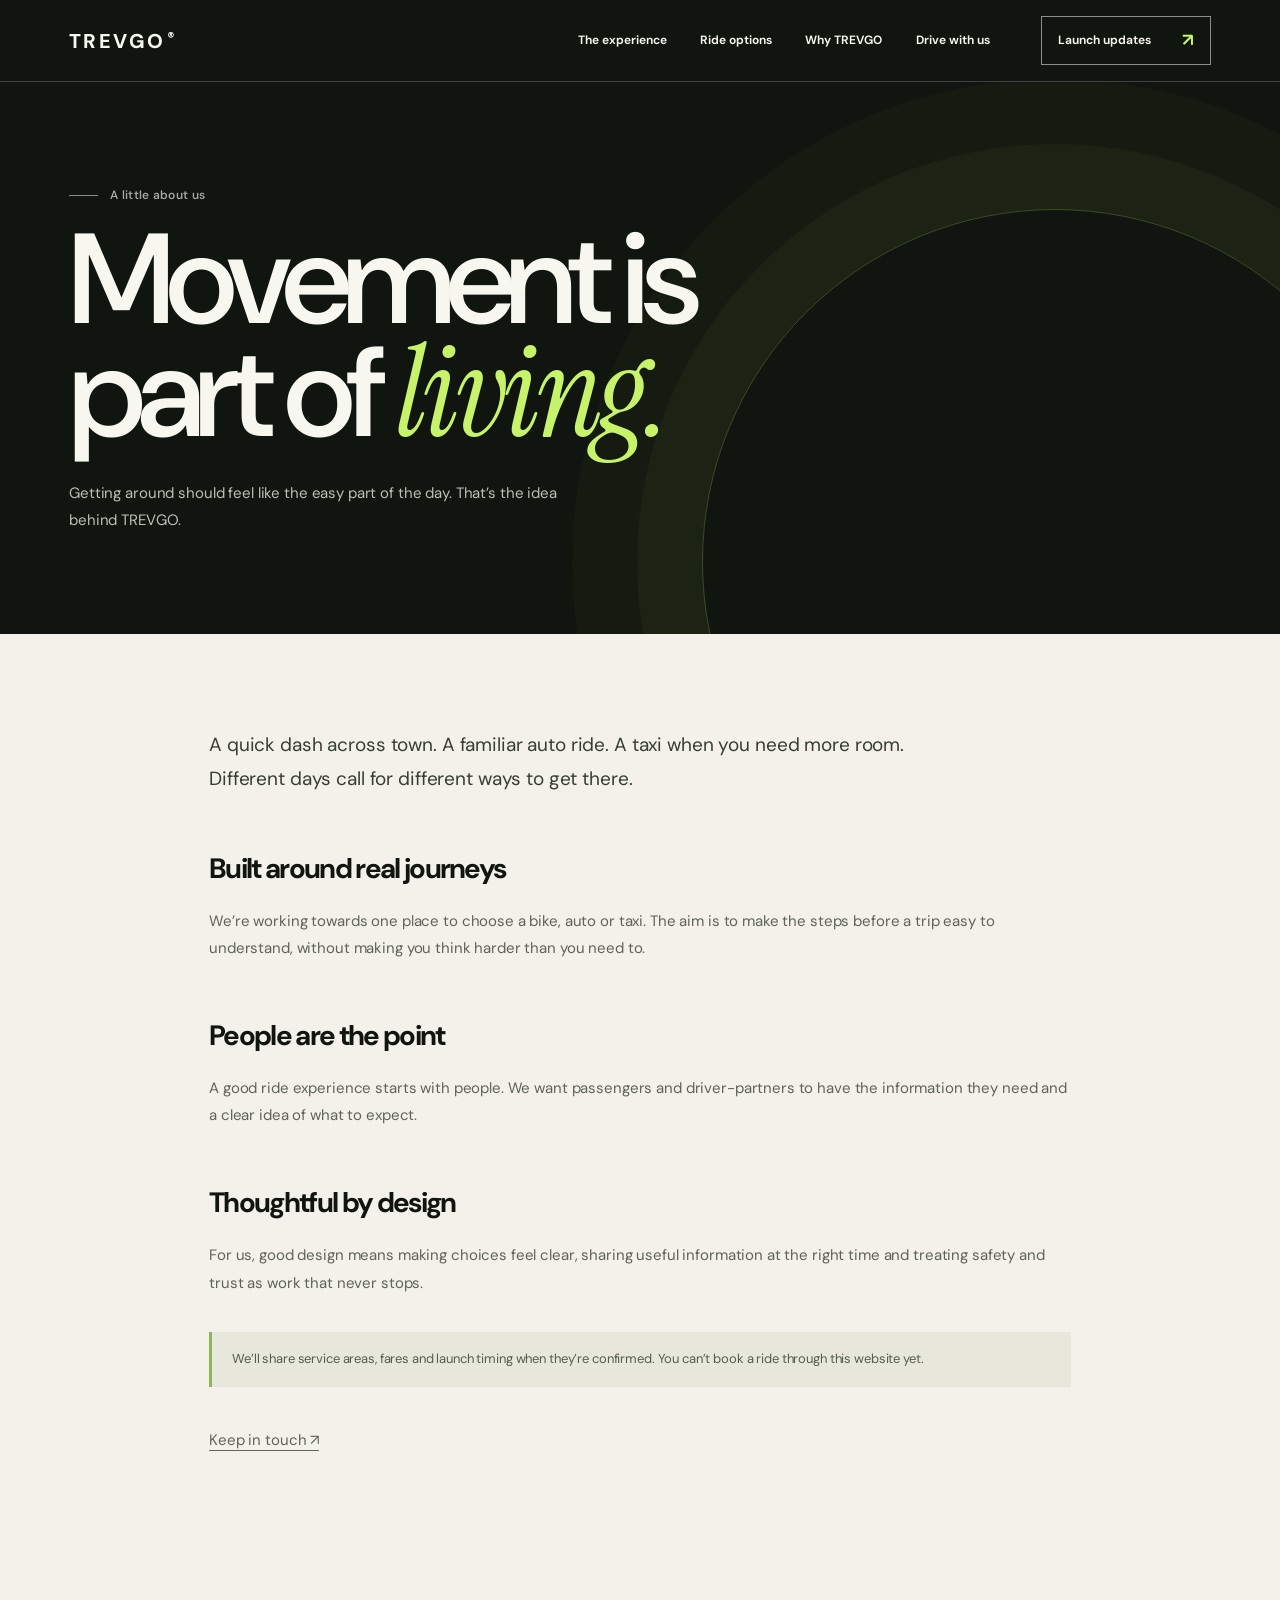
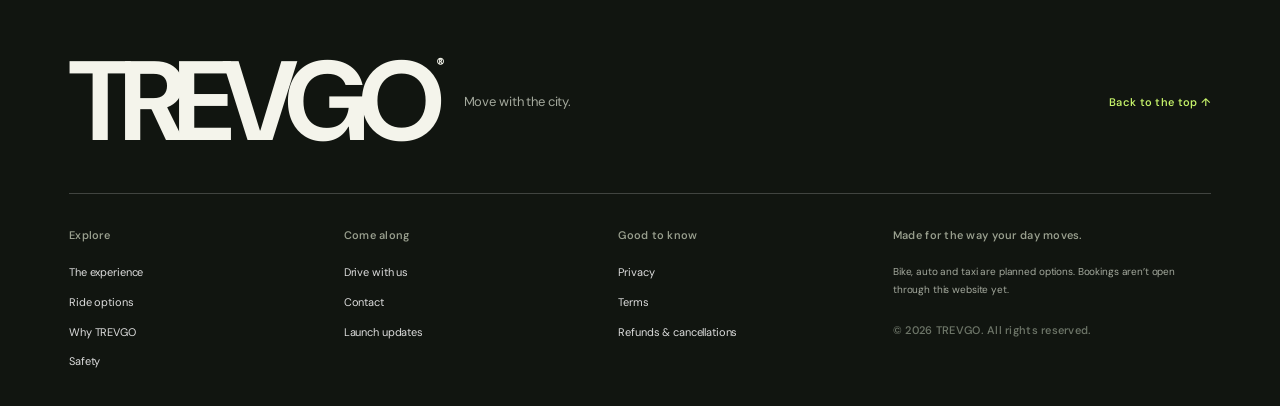
<file: about.html>
<!doctype html><html lang="en"><head><meta charset="utf-8"><meta name="viewport" content="width=1024, initial-scale=1, minimum-scale=0.25, maximum-scale=2, user-scalable=yes">
<script>
(function(){
  try {
    var meta=document.querySelector('meta[name="viewport"]');
    var screenWidth=(window.screen&&window.screen.width)||window.innerWidth||390;
    var desktopWidth=1024;
    if(meta){
      if(screenWidth < desktopWidth){
        var scale=Math.max(0.25,Math.min(1,screenWidth/desktopWidth));
        meta.setAttribute('content','width='+desktopWidth+', initial-scale='+scale.toFixed(4)+', minimum-scale=0.25, maximum-scale=3, user-scalable=yes');
      } else {
        meta.setAttribute('content','width=device-width, initial-scale=1, minimum-scale=0.25, maximum-scale=3, user-scalable=yes');
      }
    }
  } catch(e) {}
})();
</script>
<script>
(function () {
  try {
    var viewport = document.querySelector('meta[name="viewport"]');
    var desktopWidth = 1024;
    var screenWidth = (window.screen && window.screen.width) || window.innerWidth || 384;
    var scale = screenWidth >= desktopWidth ? 1 : Math.max(0.25, screenWidth / desktopWidth);
    if (viewport) viewport.setAttribute('content',
      'width=' + desktopWidth + ', initial-scale=' + scale.toFixed(3) +
      ', minimum-scale=0.25, maximum-scale=2, user-scalable=yes');
  } catch (_) {}
})();
</script><meta name="theme-color" content="#111510"><meta name="description" content="Learn what TREVGO is setting out to build."><title>Why TREVGO — TREVGO</title><link rel="icon" href="assets/favicon.svg" type="image/svg+xml"><link rel="preconnect" href="https://fonts.googleapis.com"><link rel="preconnect" href="https://fonts.gstatic.com" crossorigin><link href="https://fonts.googleapis.com/css2?family=DM+Mono:wght@400;500&family=DM+Sans:wght@400;450;500;550;600;650;700;750;800&family=Instrument+Serif:ital@0;1&display=swap" rel="stylesheet"><link rel="stylesheet" href="styles.css"></head><body class="subpage" id="top"><div class="scroll-progress"><span id="scrollProgress"></span></div><header class="site-header" id="siteHeader"><a class="wordmark" href="index.html">TREVGO<span>®</span></a><nav class="desktop-nav"><a href="index.html#experience">The experience</a><a href="rides.html">Ride options</a><a href="about.html">Why TREVGO</a><a href="index.html#partners">Drive with us</a></nav><a class="header-cta" href="contact.html?subject=Launch%20updates">Launch updates <span>↗</span></a><button class="menu-toggle" id="menuToggle" aria-label="Open navigation" aria-expanded="false"><span></span><span></span></button></header><nav class="mobile-nav" id="mobileNav"><a href="index.html#experience">The experience</a><a href="rides.html">Ride options</a><a href="about.html">Why TREVGO</a><a href="index.html#partners">Drive with us</a><a href="contact.html?subject=Launch%20updates">Launch updates ↗</a></nav><main><section class="subpage-hero"><p class="eyebrow"><span class="eyebrow-rule"></span> A little about us</p><h1>Movement is<br>part of <em>living.</em></h1><p>Getting around should feel like the easy part of the day. That’s the idea behind TREVGO.</p></section><section class="subpage-content"><p class="content-lead">A quick dash across town. A familiar auto ride. A taxi when you need more room. Different days call for different ways to get there.</p><h2>Built around real journeys</h2><p>We’re working towards one place to choose a bike, auto or taxi. The aim is to make the steps before a trip easy to understand, without making you think harder than you need to.</p><h2>People are the point</h2><p>A good ride experience starts with people. We want passengers and driver-partners to have the information they need and a clear idea of what to expect.</p><h2>Thoughtful by design</h2><p>For us, good design means making choices feel clear, sharing useful information at the right time and treating safety and trust as work that never stops.</p><div class="notice">We’ll share service areas, fares and launch timing when they’re confirmed. You can’t book a ride through this website yet.</div><p style="margin-top:40px"><a href="contact.html?subject=Launch%20updates">Keep in touch ↗</a></p></section></main><footer class="site-footer"><div class="footer-main"><a class="footer-wordmark" href="index.html">TREVGO<span>®</span></a><p>Move with the city.</p><a class="footer-top" href="#top">Back to the top ↑</a></div><div class="footer-links"><div><span>Explore</span><a href="index.html#experience">The experience</a><a href="rides.html">Ride options</a><a href="about.html">Why TREVGO</a><a href="safety.html">Safety</a></div><div><span>Come along</span><a href="index.html#partners">Drive with us</a><a href="contact.html">Contact</a><a href="contact.html?subject=Launch%20updates">Launch updates</a></div><div><span>Good to know</span><a href="privacy.html">Privacy</a><a href="terms.html">Terms</a><a href="refund.html">Refunds & cancellations</a></div><div class="footer-note"><span>Made for the way your day moves.</span><p>Bike, auto and taxi are planned options. Bookings aren’t open through this website yet.</p><small>© <span id="currentYear">2026</span> TREVGO. All rights reserved.</small></div></div></footer><script src="script.js"></script></body></html>
</file>
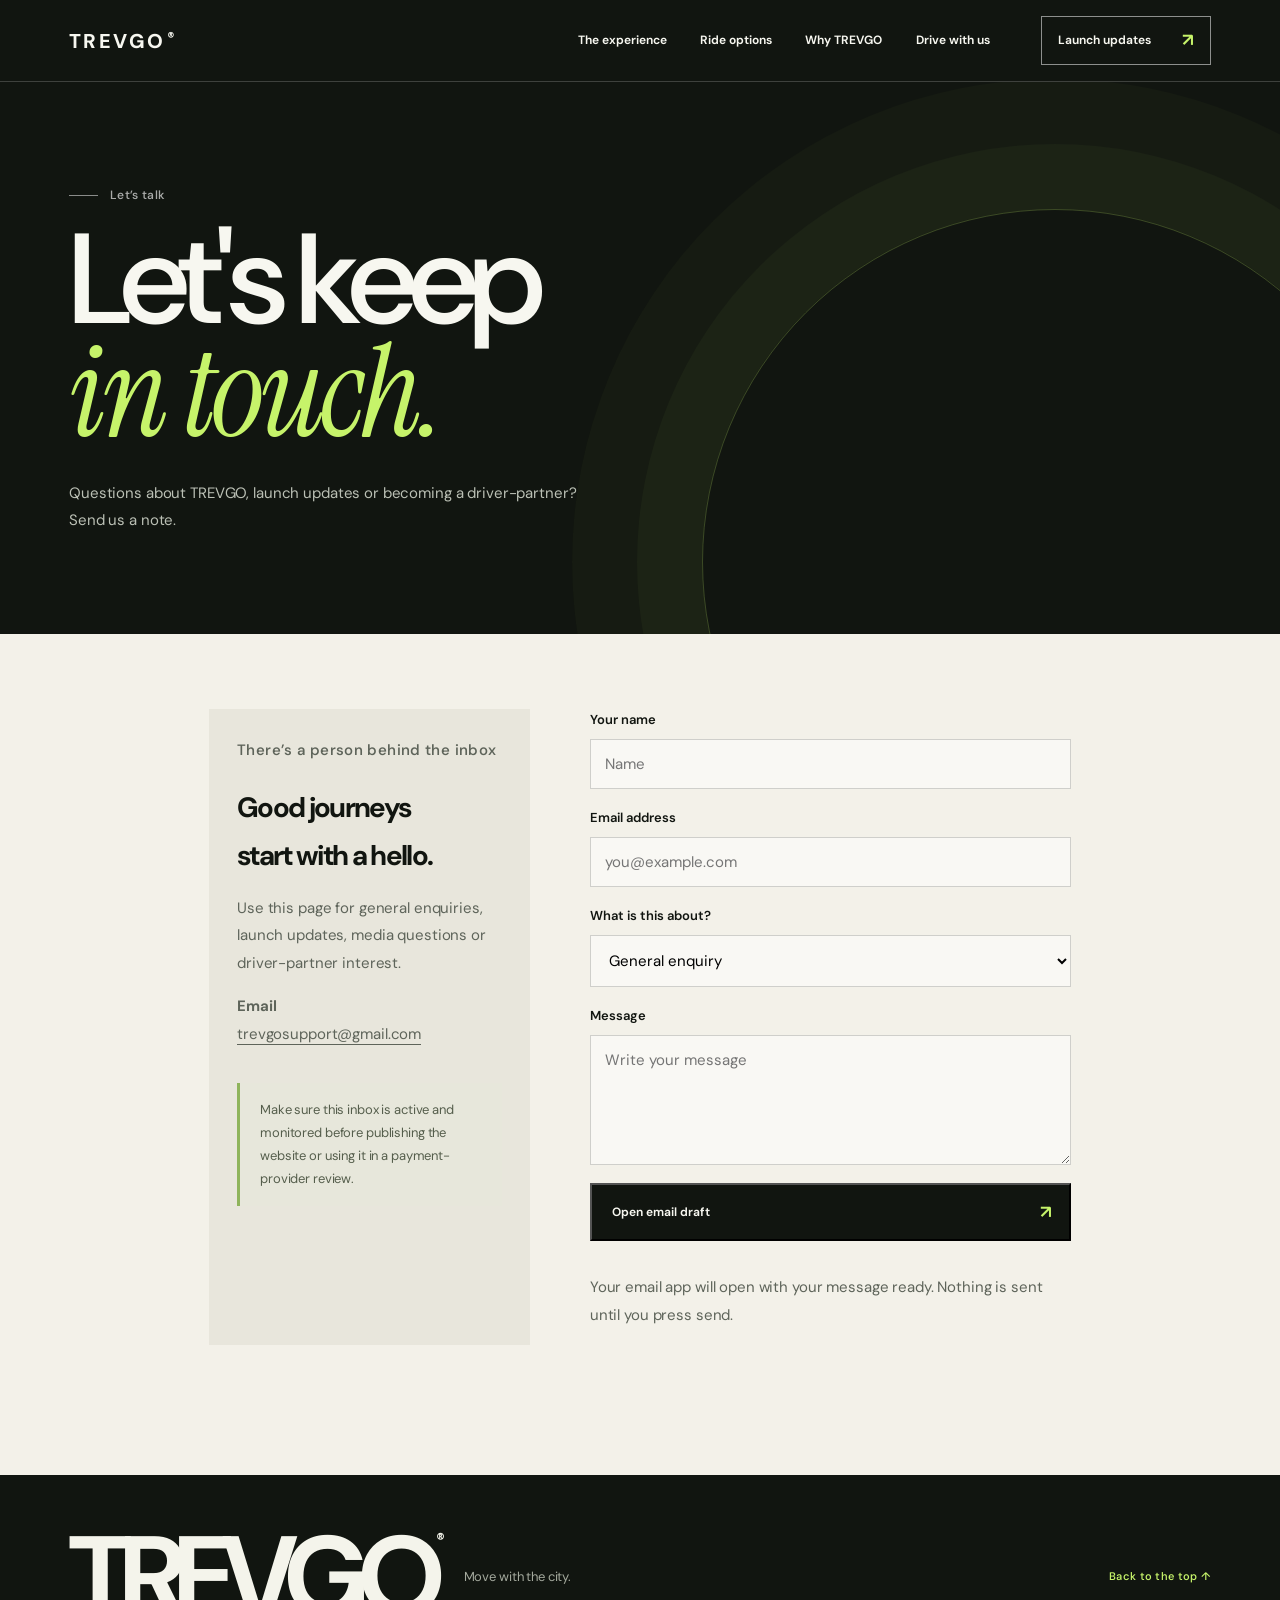
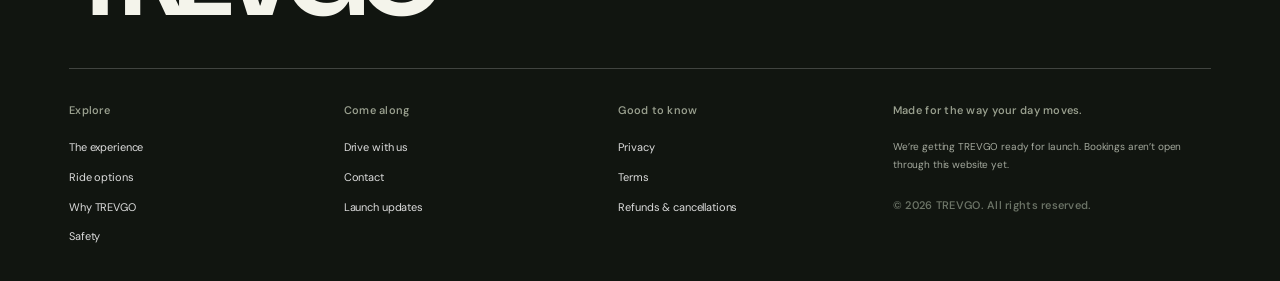
<file: contact.html>
<!doctype html><html lang="en"><head><meta charset="utf-8"><meta name="viewport" content="width=1024, initial-scale=1, minimum-scale=0.25, maximum-scale=2, user-scalable=yes">
<script>
(function(){
  try {
    var meta=document.querySelector('meta[name="viewport"]');
    var screenWidth=(window.screen&&window.screen.width)||window.innerWidth||390;
    var desktopWidth=1024;
    if(meta){
      if(screenWidth < desktopWidth){
        var scale=Math.max(0.25,Math.min(1,screenWidth/desktopWidth));
        meta.setAttribute('content','width='+desktopWidth+', initial-scale='+scale.toFixed(4)+', minimum-scale=0.25, maximum-scale=3, user-scalable=yes');
      } else {
        meta.setAttribute('content','width=device-width, initial-scale=1, minimum-scale=0.25, maximum-scale=3, user-scalable=yes');
      }
    }
  } catch(e) {}
})();
</script>
<script>
(function () {
  try {
    var viewport = document.querySelector('meta[name="viewport"]');
    var desktopWidth = 1024;
    var screenWidth = (window.screen && window.screen.width) || window.innerWidth || 384;
    var scale = screenWidth >= desktopWidth ? 1 : Math.max(0.25, screenWidth / desktopWidth);
    if (viewport) viewport.setAttribute('content',
      'width=' + desktopWidth + ', initial-scale=' + scale.toFixed(3) +
      ', minimum-scale=0.25, maximum-scale=2, user-scalable=yes');
  } catch (_) {}
})();
</script><meta name="theme-color" content="#111510"><meta name="description" content="Contact TREVGO with a launch, ride-category or driver-partner enquiry."><title>Contact — TREVGO</title><link rel="icon" href="assets/favicon.svg" type="image/svg+xml"><link rel="preconnect" href="https://fonts.googleapis.com"><link rel="preconnect" href="https://fonts.gstatic.com" crossorigin><link href="https://fonts.googleapis.com/css2?family=DM+Mono:wght@400;500&family=DM+Sans:wght@400;450;500;550;600;650;700;750;800&family=Instrument+Serif:ital@0;1&display=swap" rel="stylesheet"><link rel="stylesheet" href="styles.css"></head><body class="subpage" id="top"><div class="scroll-progress"><span id="scrollProgress"></span></div><header class="site-header" id="siteHeader"><a class="wordmark" href="index.html">TREVGO<span>®</span></a><nav class="desktop-nav"><a href="index.html#experience">The experience</a><a href="rides.html">Ride options</a><a href="about.html">Why TREVGO</a><a href="index.html#partners">Drive with us</a></nav><a class="header-cta" href="contact.html?subject=Launch%20updates">Launch updates <span>↗</span></a><button class="menu-toggle" id="menuToggle" aria-label="Open navigation" aria-expanded="false"><span></span><span></span></button></header><nav class="mobile-nav" id="mobileNav"><a href="index.html#experience">The experience</a><a href="rides.html">Ride options</a><a href="about.html">Why TREVGO</a><a href="index.html#partners">Drive with us</a><a href="contact.html?subject=Launch%20updates">Launch updates ↗</a></nav><main><section class="subpage-hero"><p class="eyebrow"><span class="eyebrow-rule"></span> Let’s talk</p><h1>Let's keep<br><em>in touch.</em></h1><p>Questions about TREVGO, launch updates or becoming a driver-partner? Send us a note.</p></section><section class="subpage-content contact-grid"><div class="contact-card"><p class="eyebrow">There’s a person behind the inbox</p><h2>Good journeys<br>start with a hello.</h2><p>Use this page for general enquiries, launch updates, media questions or driver-partner interest.</p><p><strong>Email</strong><br><a href="mailto:trevgosupport@gmail.com">trevgosupport@gmail.com</a></p><div class="notice">Make sure this inbox is active and monitored before publishing the website or using it in a payment-provider review.</div></div><div><form class="contact-form" id="contactForm"><label>Your name<input name="name" autocomplete="name" required placeholder="Name"></label><label>Email address<input type="email" name="email" autocomplete="email" required placeholder="you@example.com"></label><label>What is this about?<select name="topic"><option>General enquiry</option><option>Launch updates</option><option>Driver-partner interest</option><option>Ride options</option><option>Privacy or policy question</option></select></label><label>Message<textarea name="message" required placeholder="Write your message"></textarea></label><button class="button button-dark" type="submit">Open email draft <span>↗</span></button><p class="form-status" id="formStatus" aria-live="polite">Your email app will open with your message ready. Nothing is sent until you press send.</p></form></div></section></main><footer class="site-footer"><div class="footer-main"><a class="footer-wordmark" href="index.html">TREVGO<span>®</span></a><p>Move with the city.</p><a class="footer-top" href="#top">Back to the top ↑</a></div><div class="footer-links"><div><span>Explore</span><a href="index.html#experience">The experience</a><a href="rides.html">Ride options</a><a href="about.html">Why TREVGO</a><a href="safety.html">Safety</a></div><div><span>Come along</span><a href="index.html#partners">Drive with us</a><a href="contact.html">Contact</a><a href="contact.html?subject=Launch%20updates">Launch updates</a></div><div><span>Good to know</span><a href="privacy.html">Privacy</a><a href="terms.html">Terms</a><a href="refund.html">Refunds & cancellations</a></div><div class="footer-note"><span>Made for the way your day moves.</span><p>We’re getting TREVGO ready for launch. Bookings aren’t open through this website yet.</p><small>© <span id="currentYear">2026</span> TREVGO. All rights reserved.</small></div></div></footer><script src="script.js"></script></body></html>
</file>
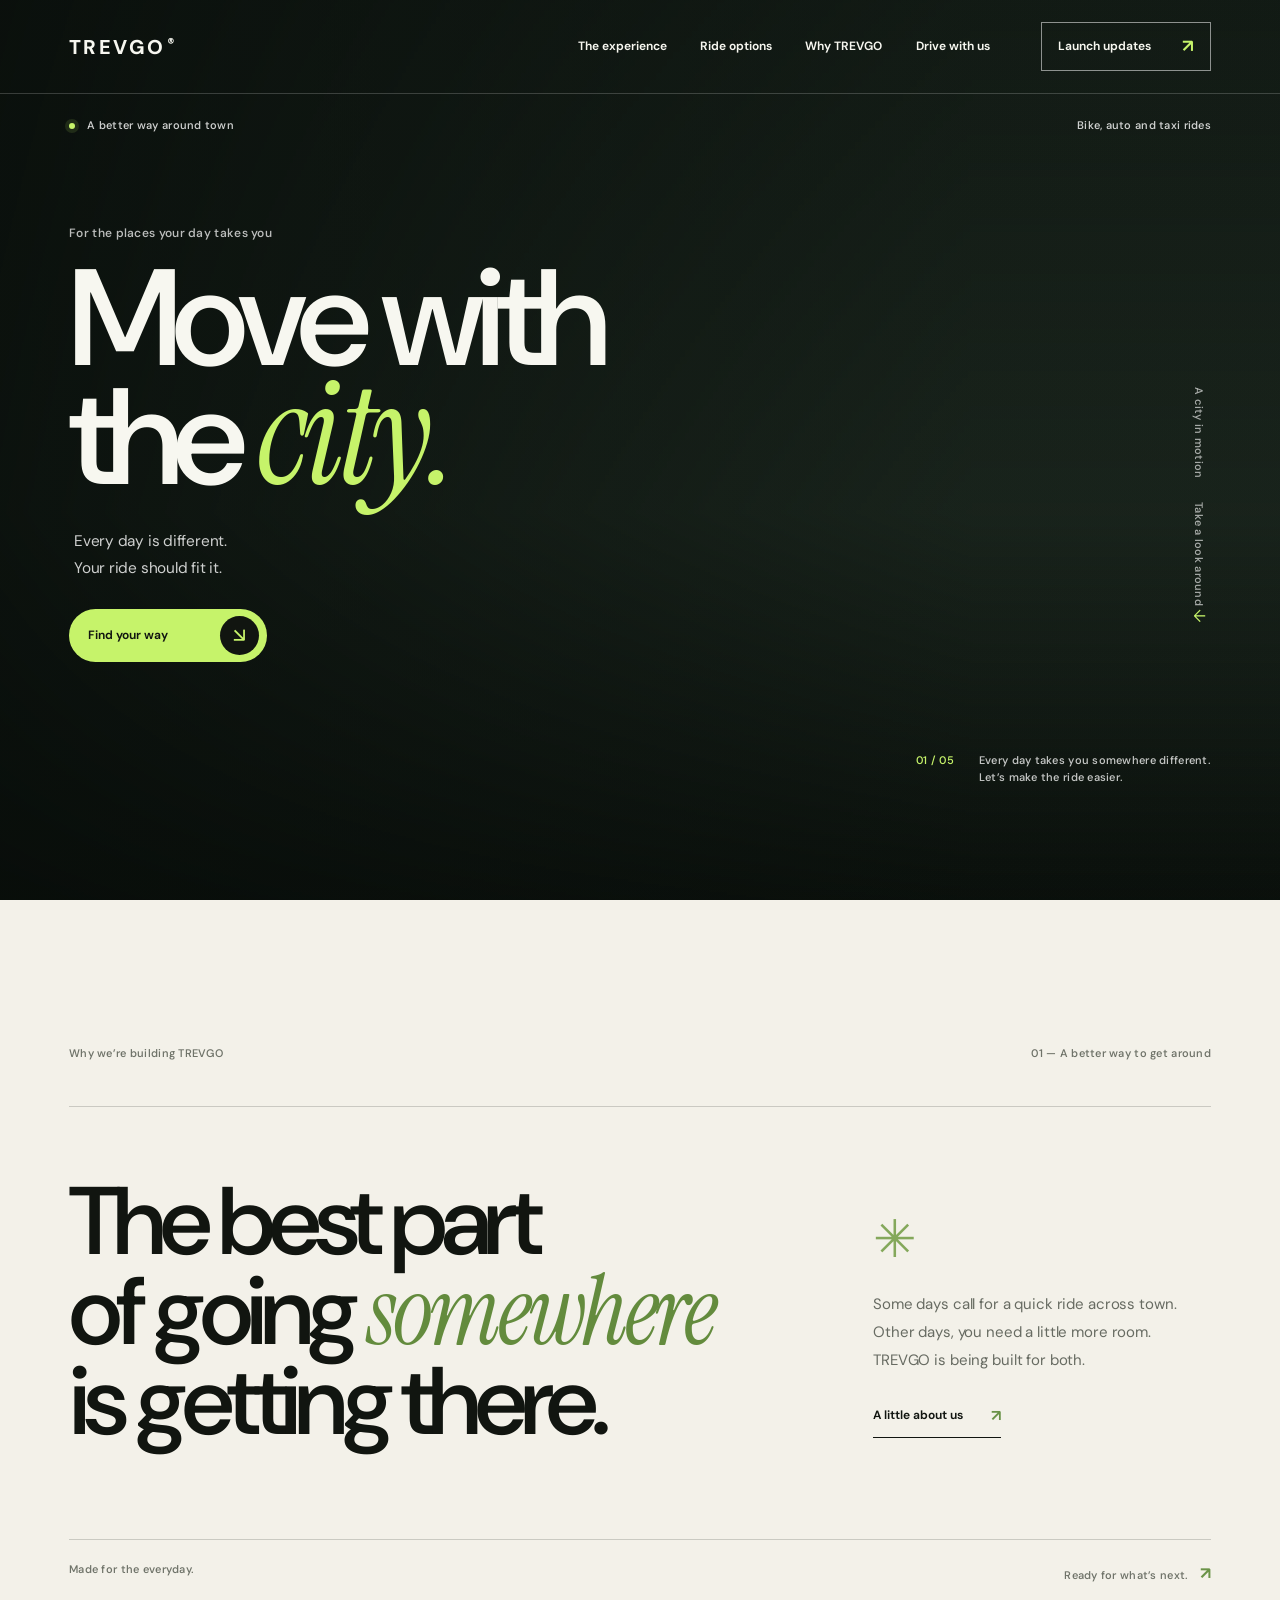
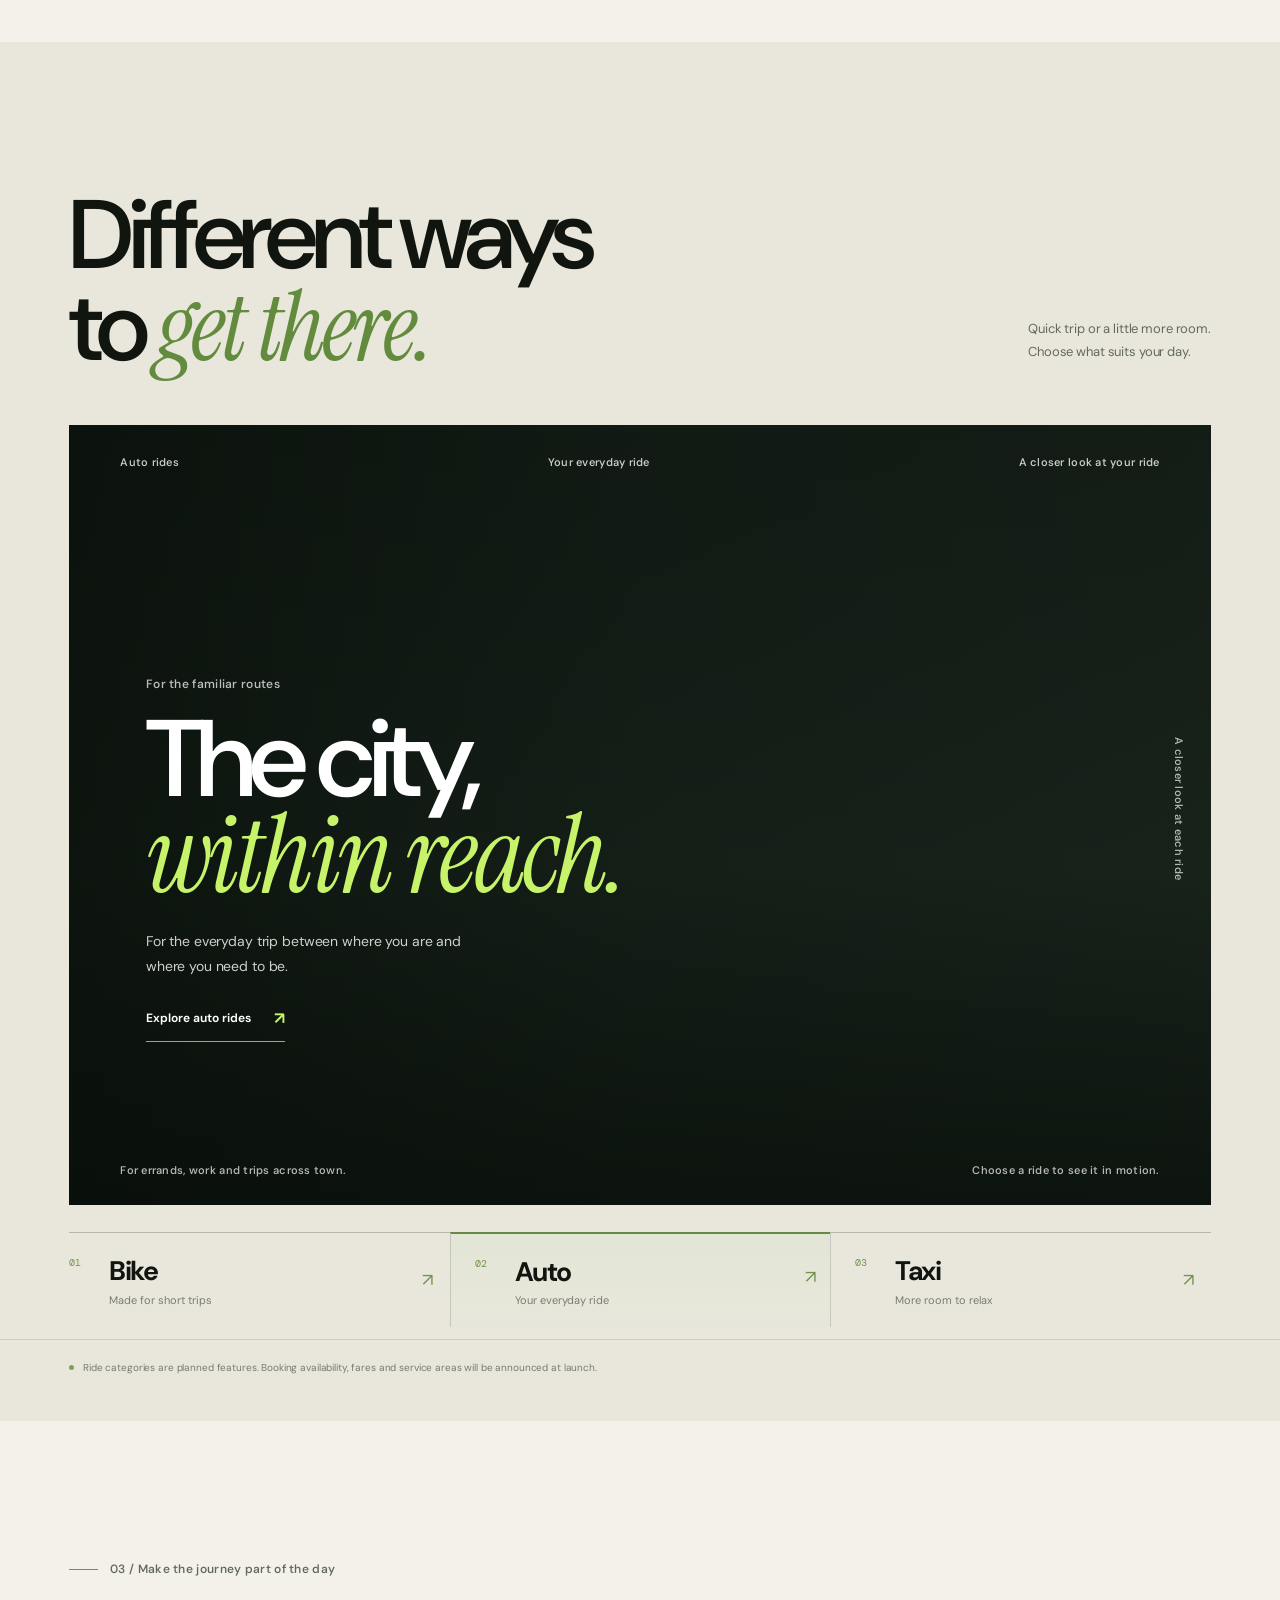
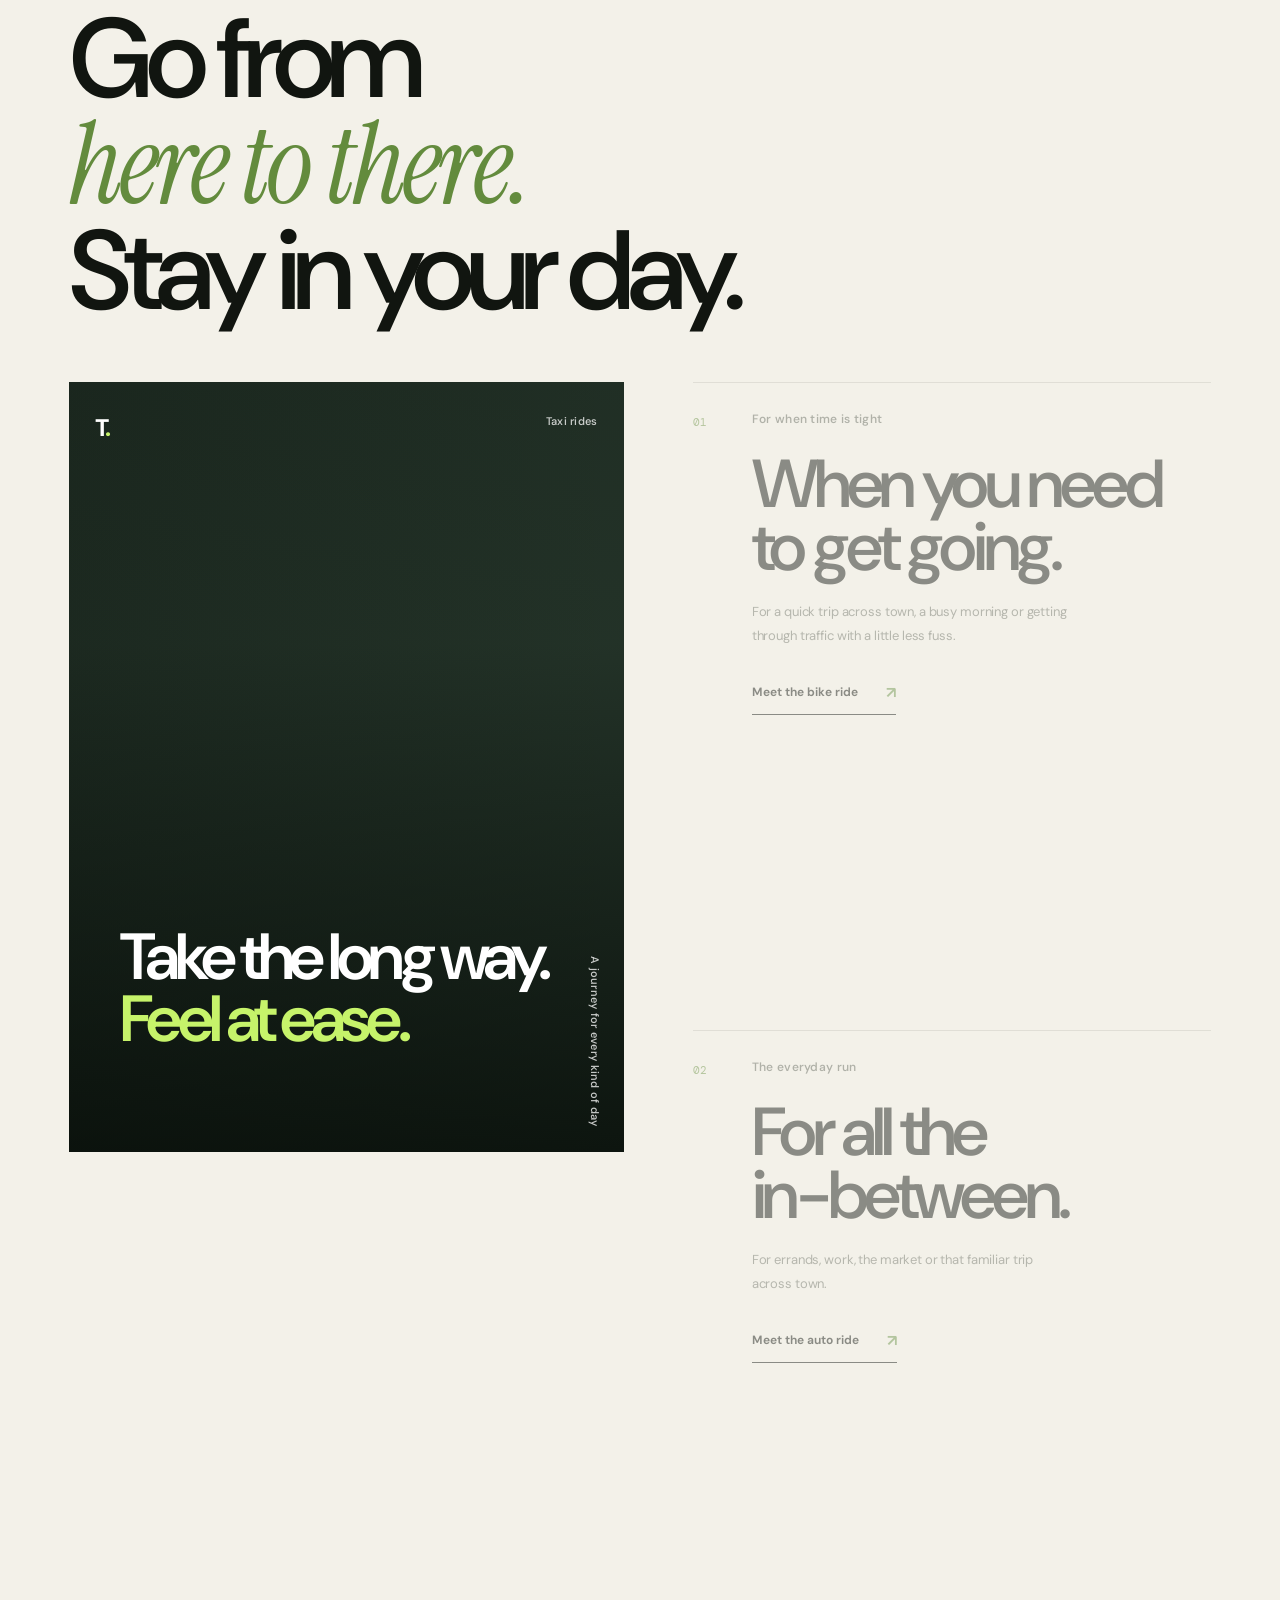
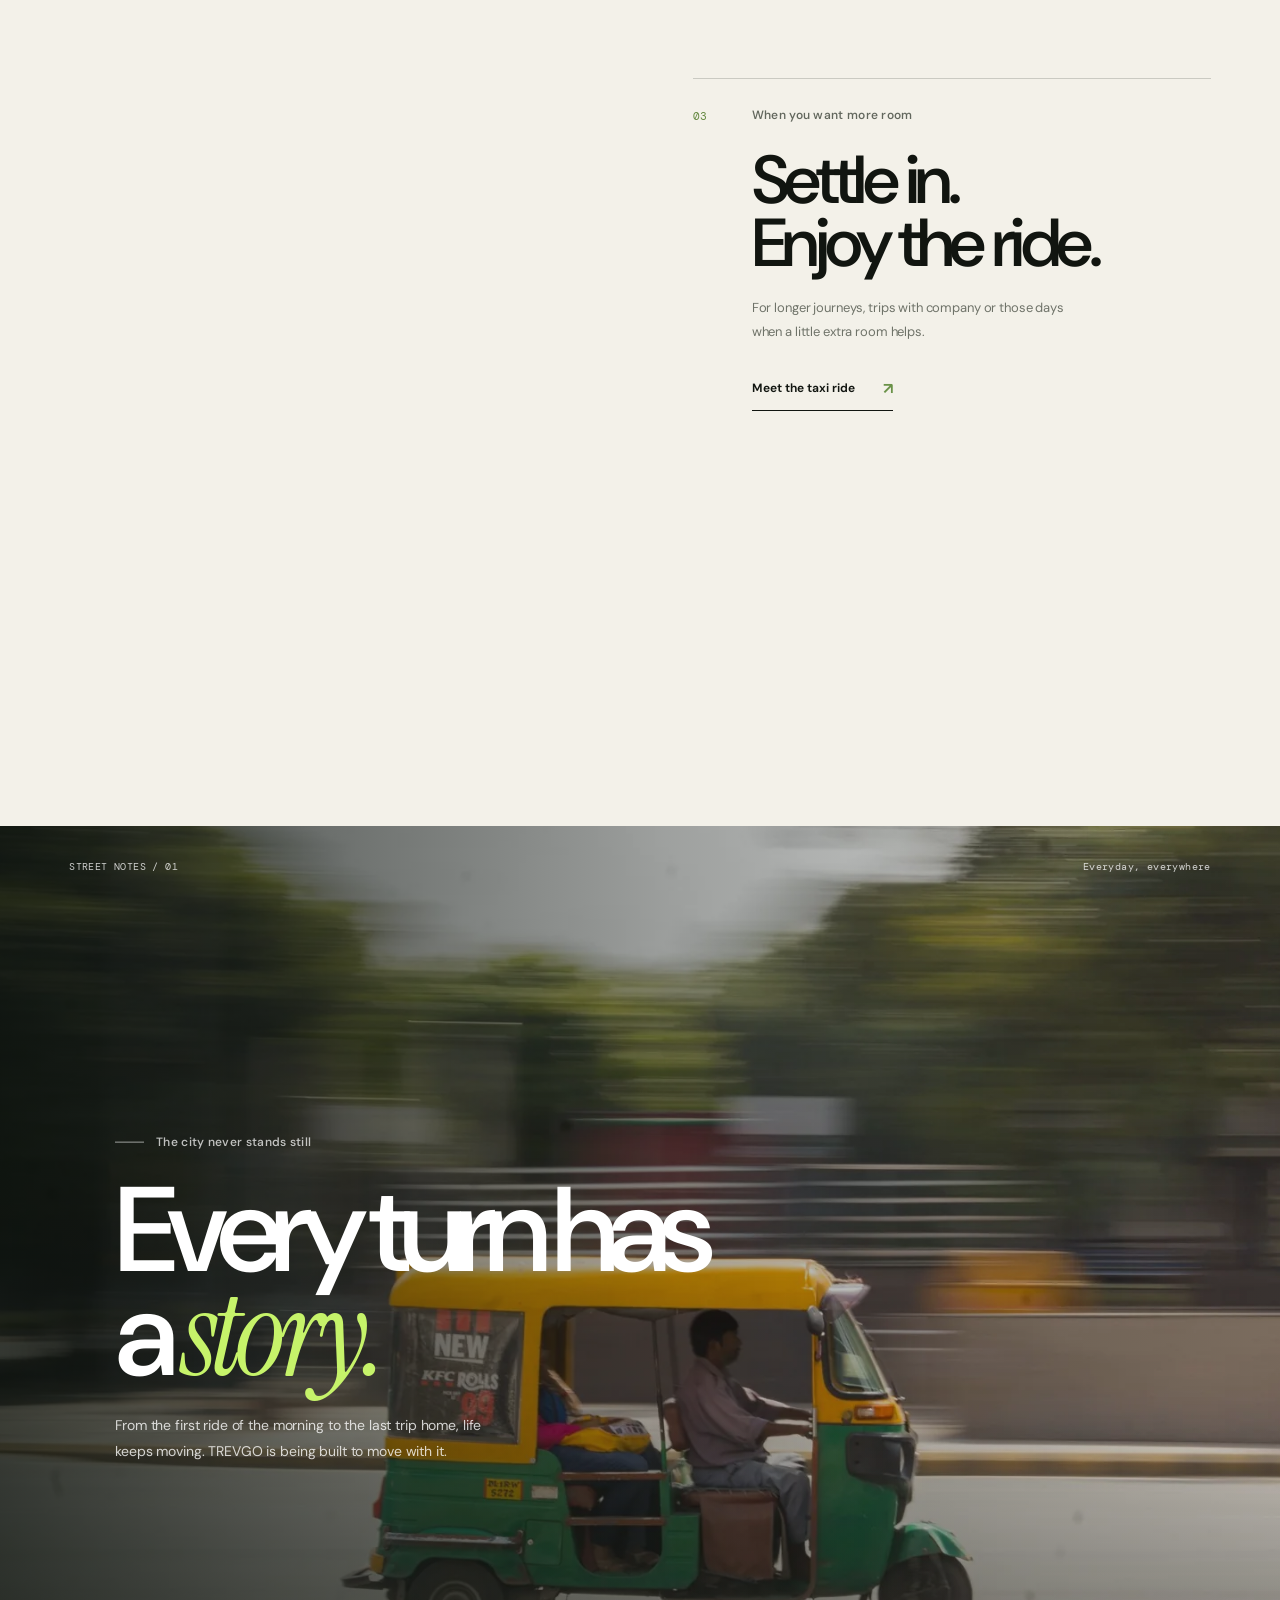
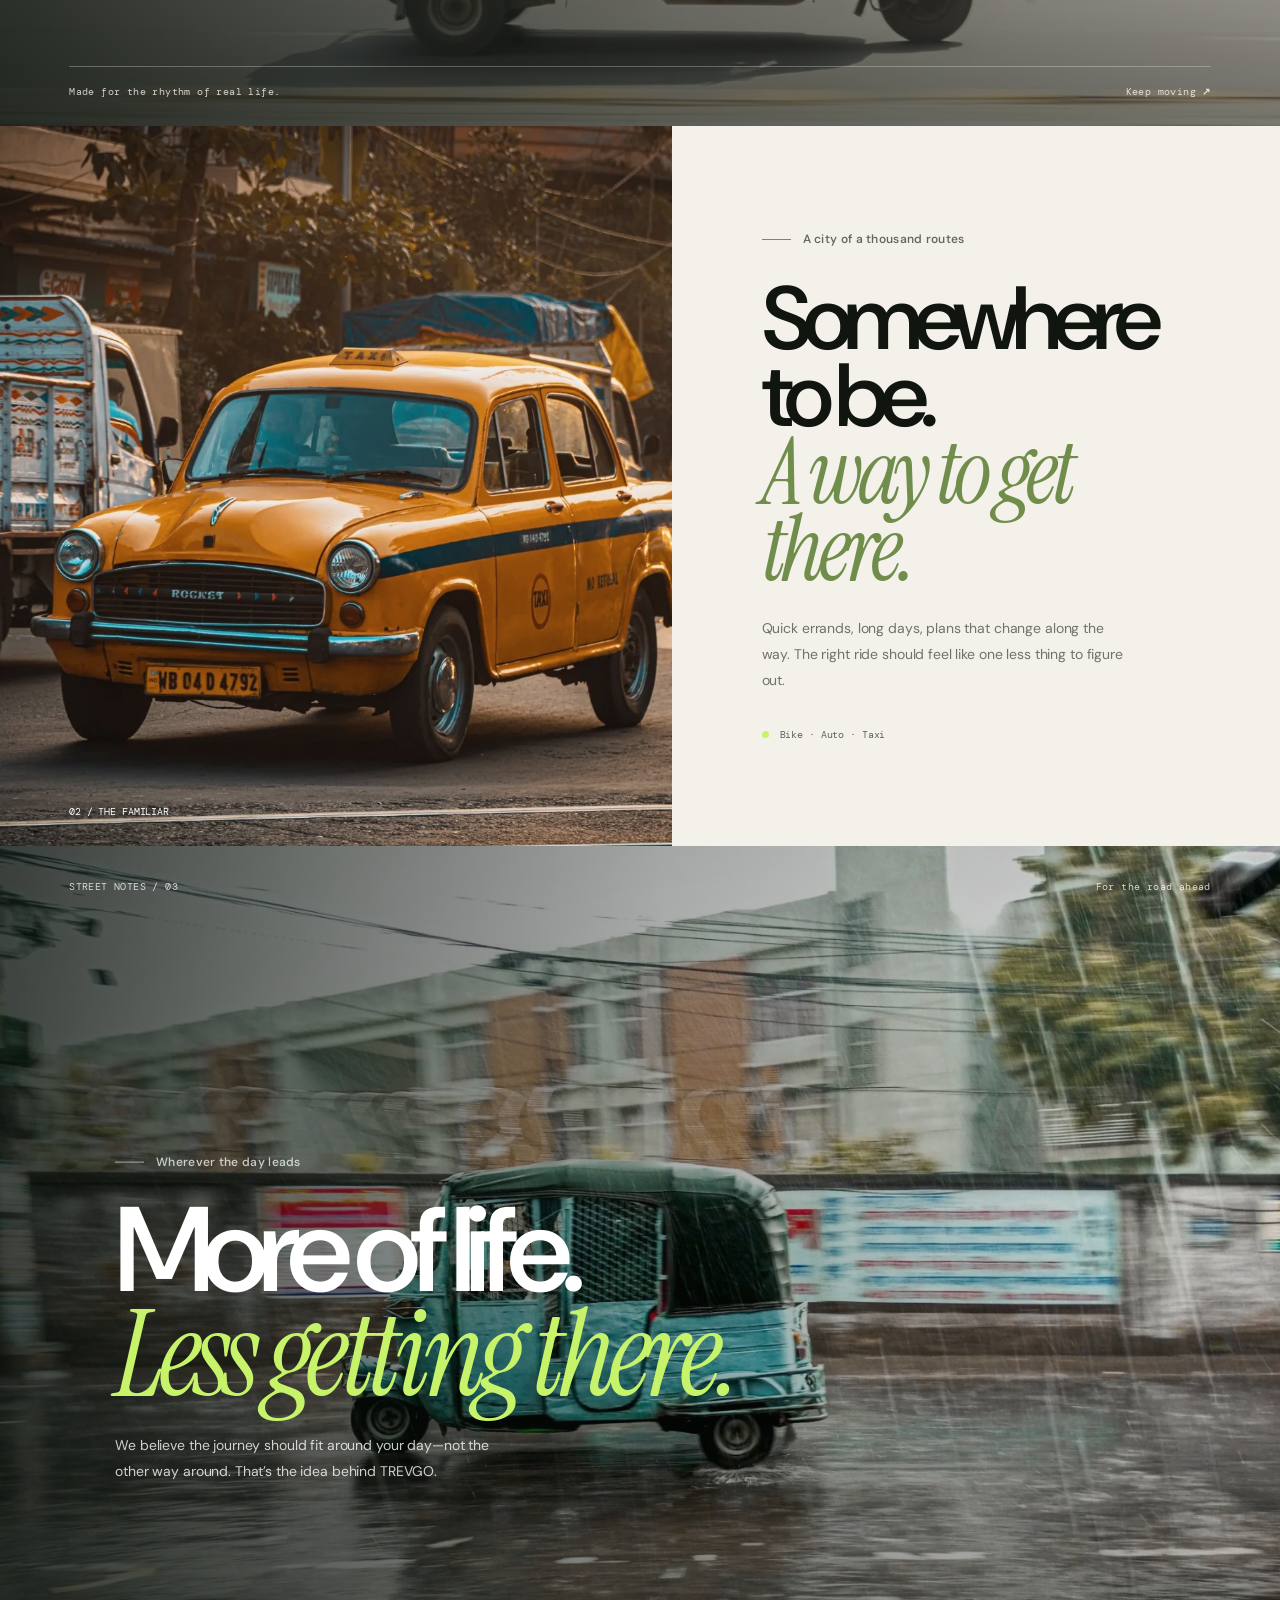
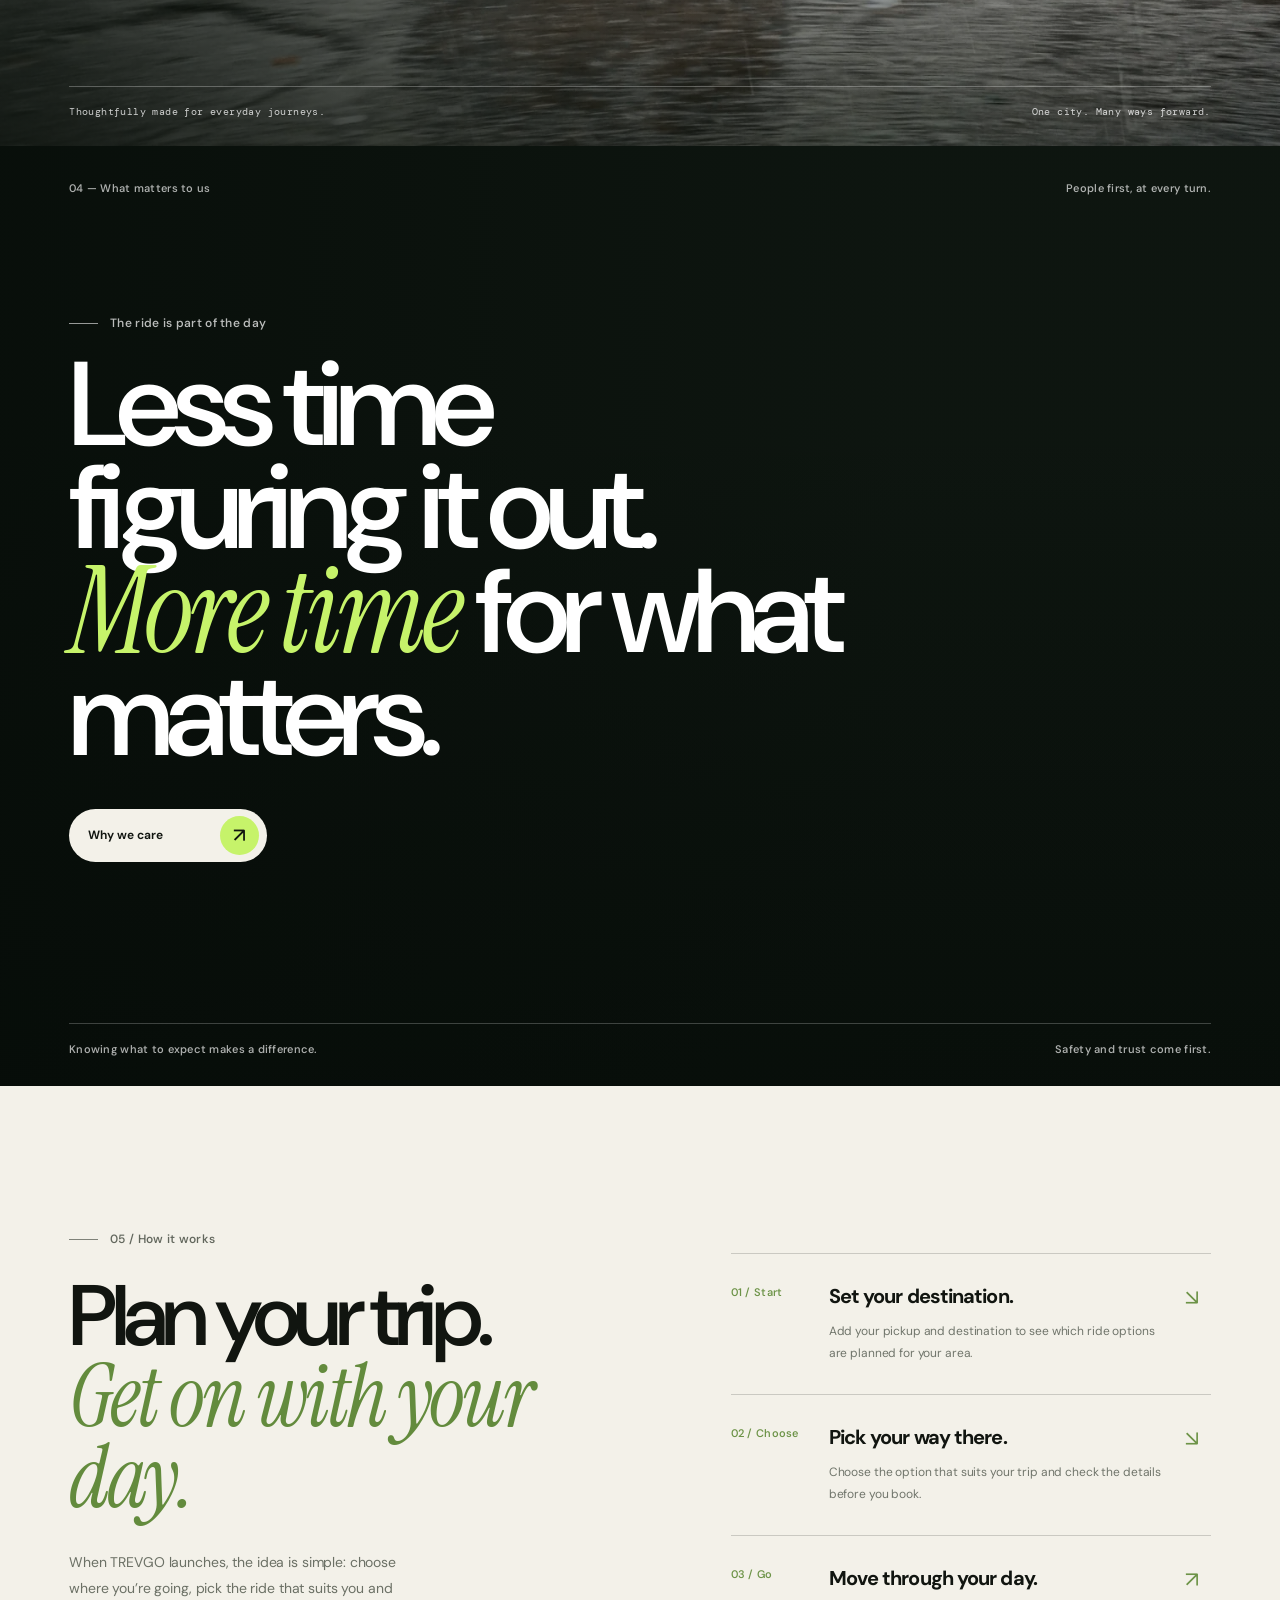
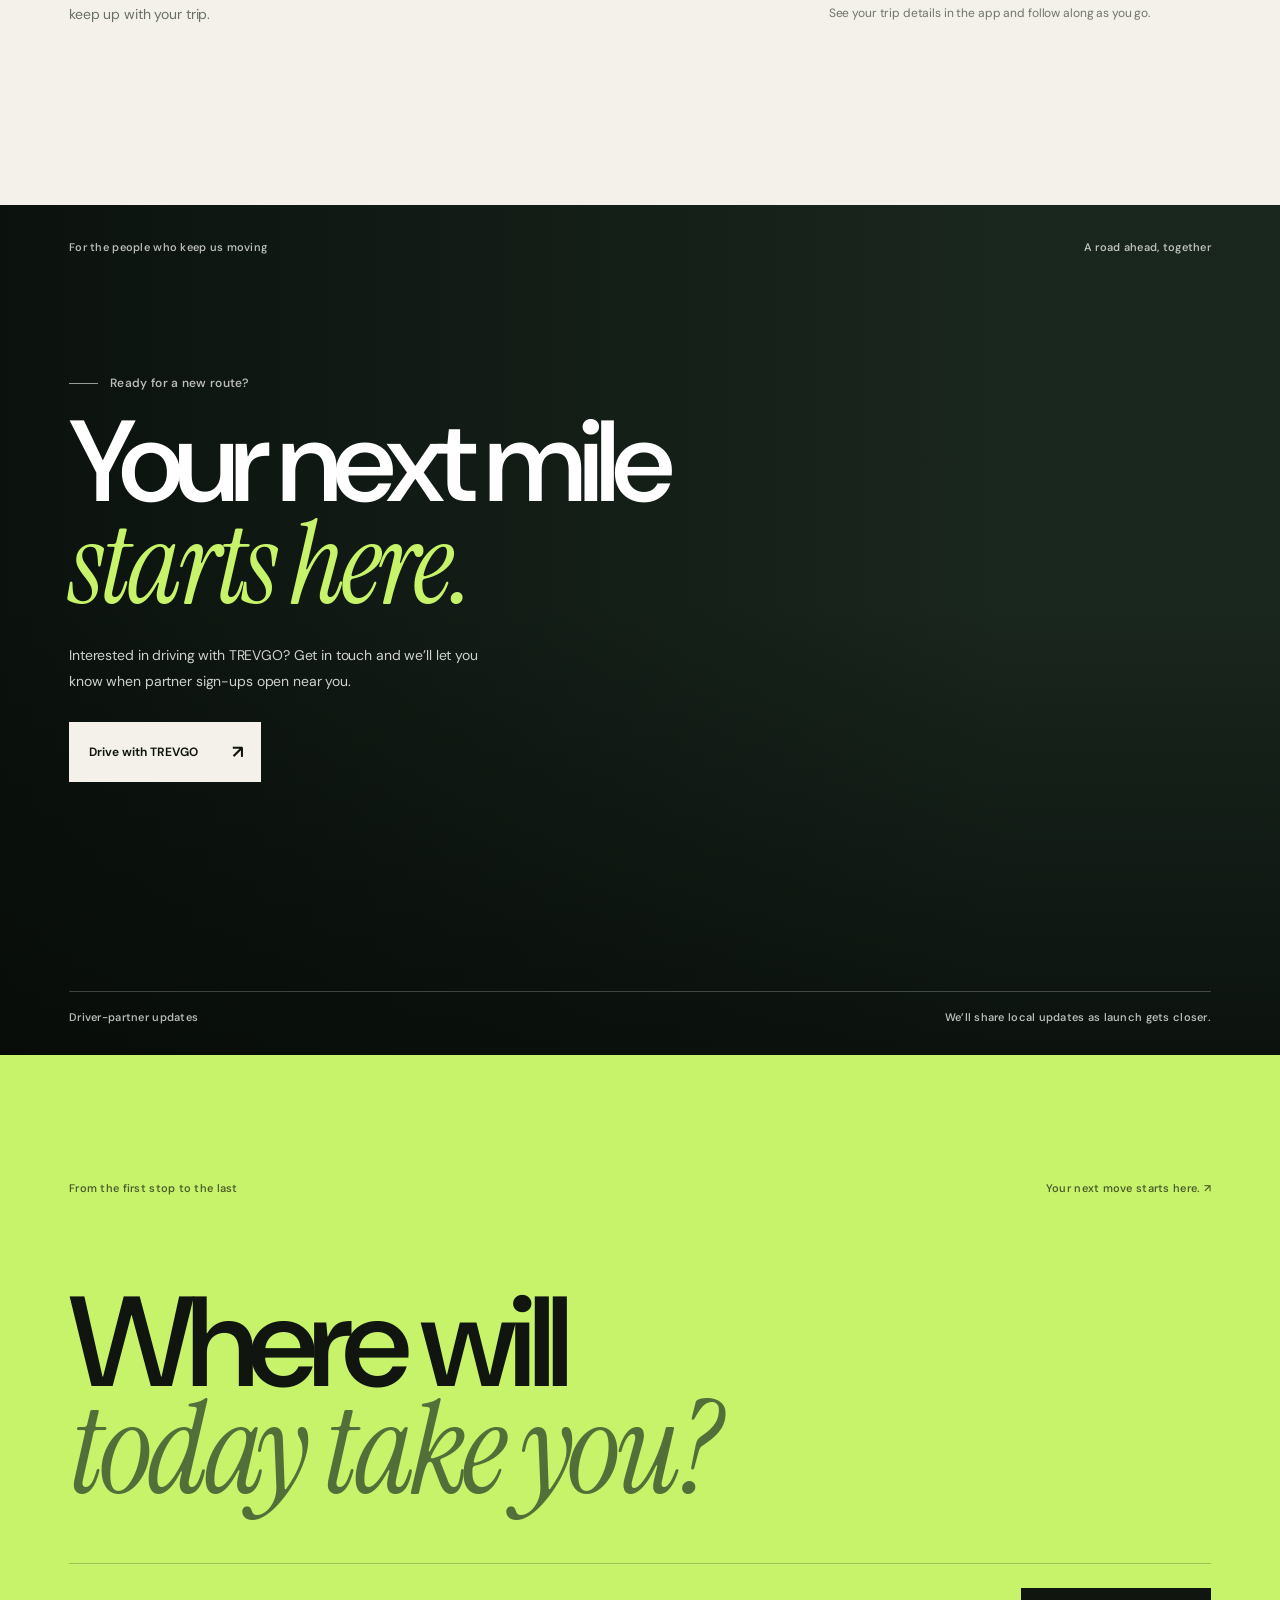
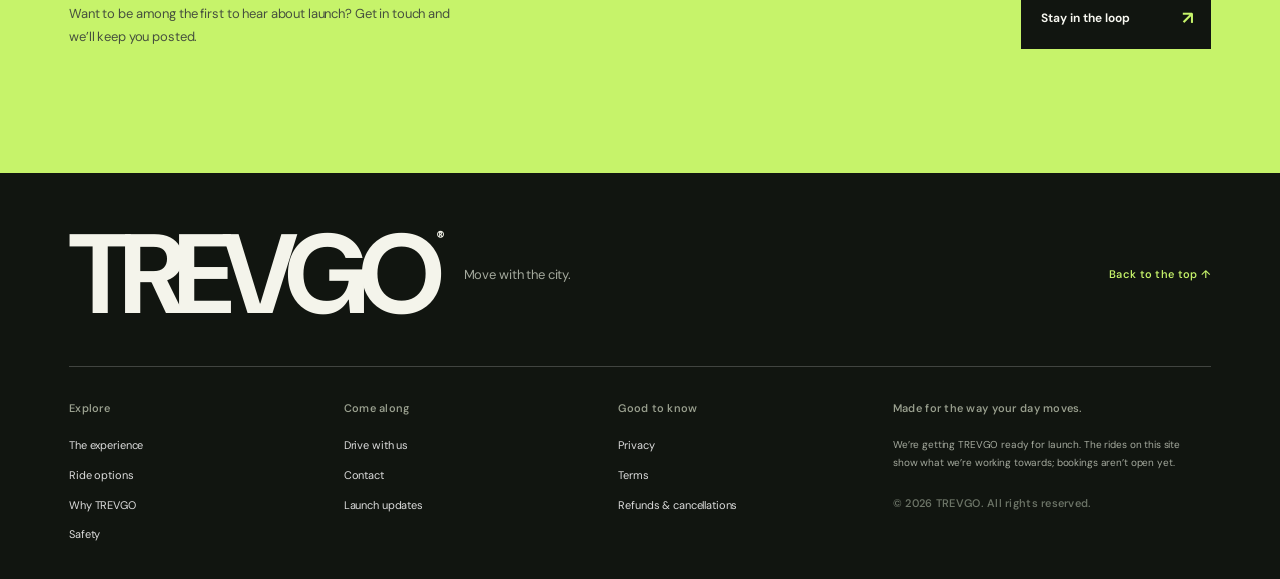
<file: index-standalone.html>
<!doctype html>
<html lang="en">
<head>
<meta charset="utf-8">
<meta name="viewport" content="width=1024, initial-scale=1, minimum-scale=0.25, maximum-scale=2, user-scalable=yes">
<script>
(function(){
  try {
    var meta=document.querySelector('meta[name="viewport"]');
    var screenWidth=(window.screen&&window.screen.width)||window.innerWidth||390;
    var desktopWidth=1024;
    if(meta){
      if(screenWidth < desktopWidth){
        var scale=Math.max(0.25,Math.min(1,screenWidth/desktopWidth));
        meta.setAttribute('content','width='+desktopWidth+', initial-scale='+scale.toFixed(4)+', minimum-scale=0.25, maximum-scale=3, user-scalable=yes');
      } else {
        meta.setAttribute('content','width=device-width, initial-scale=1, minimum-scale=0.25, maximum-scale=3, user-scalable=yes');
      }
    }
  } catch(e) {}
})();
</script>
<script>
(function () {
  try {
    var viewport = document.querySelector('meta[name="viewport"]');
    var desktopWidth = 1024;
    var screenWidth = (window.screen && window.screen.width) || window.innerWidth || 384;
    var scale = screenWidth >= desktopWidth ? 1 : Math.max(0.25, screenWidth / desktopWidth);
    if (viewport) viewport.setAttribute('content',
      'width=' + desktopWidth + ', initial-scale=' + scale.toFixed(3) +
      ', minimum-scale=0.25, maximum-scale=2, user-scalable=yes');
  } catch (_) {}
})();
</script>
<meta name="theme-color" content="#111510">
<meta name="description" content="TREVGO is getting ready to bring bike, auto and taxi rides together in one easier way to get around.">
<title>TREVGO — Move with the city</title>
<link rel="icon" href="assets/favicon.svg" type="image/svg+xml">
<link rel="preconnect" href="https://fonts.googleapis.com">
<link rel="preconnect" href="https://fonts.gstatic.com" crossorigin>
<link href="https://fonts.googleapis.com/css2?family=DM+Mono:wght@400;500&family=DM+Sans:wght@400;450;500;550;600;650;700;750;800&family=Instrument+Serif:ital@0;1&display=swap" rel="stylesheet">
<style>
:root{--ink:#111510;--ink-2:#1a201a;--paper:#f3f1e9;--paper-2:#e9e7dc;--white:#f7f7f0;--lime:#c6f36a;--green:#536f43;--muted:#979b90;--line:rgba(20,25,19,.18);--line-light:rgba(255,255,255,.22);--font:'Manrope',Arial,sans-serif;--mono:'DM Mono',monospace;--page:clamp(22px,5.4vw,92px);--ease:cubic-bezier(.22,.75,.22,1)}
*{box-sizing:border-box}html{scroll-behavior:smooth;scroll-padding-top:86px}body{margin:0;background:var(--paper);color:var(--ink);font-family:var(--font);font-size:15px;line-height:1.6;-webkit-font-smoothing:antialiased}body,button,input{font-family:var(--font)}button,a{-webkit-tap-highlight-color:transparent}a{color:inherit;text-decoration:none}button{color:inherit}button:focus-visible,a:focus-visible,input:focus-visible{outline:2px solid var(--green);outline-offset:4px}::selection{background:var(--lime);color:var(--ink)}img,video{max-width:100%}.scroll-progress{position:fixed;z-index:1001;top:0;left:0;width:100%;height:2px;pointer-events:none}.scroll-progress span{display:block;width:0;height:100%;background:var(--lime);box-shadow:0 0 12px #c6f36a66}.site-header{position:absolute;z-index:100;top:0;left:0;width:100%;height:94px;padding:0 var(--page);display:flex;align-items:center;justify-content:space-between;color:var(--white);border-bottom:1px solid rgba(255,255,255,.19);transition:background .45s,color .45s,height .45s,border-color .45s}.site-header.is-scrolled{position:fixed;height:72px;background:rgba(243,241,233,.94);backdrop-filter:blur(18px);color:var(--ink);border-color:var(--line)}.wordmark{font-weight:800;letter-spacing:.11em;font-size:20px;line-height:1}.wordmark span,.footer-wordmark span{font-family:var(--mono);font-size:9px;vertical-align:top;margin-left:3px;letter-spacing:0}.desktop-nav{display:flex;align-items:center;gap:clamp(18px,2.6vw,44px);margin-left:auto;margin-right:clamp(24px,4vw,66px)}.desktop-nav a{font-size:11px;font-weight:700;letter-spacing:.015em;opacity:.88;transition:opacity .25s}.desktop-nav a:hover{opacity:.55}.header-cta{display:flex;gap:24px;align-items:center;justify-content:space-between;padding:13px 16px;border:1px solid rgba(255,255,255,.52);min-width:170px;font-size:11px;font-weight:800;transition:background .3s,color .3s,border-color .3s}.header-cta span{font-size:18px;color:var(--lime);line-height:1}.site-header.is-scrolled .header-cta{border-color:var(--ink)}.site-header.is-scrolled .header-cta:hover{background:var(--ink);color:var(--paper)}.menu-toggle,.mobile-nav{display:none}.cinema-hero{height:min(920px,100svh);min-height:700px;position:relative;overflow:hidden;background:#121813;color:var(--white);isolation:isolate}.hero-film,.hero-film video,.hero-shade{position:absolute;inset:0;width:100%;height:100%}.hero-film{overflow:hidden;background:#1b261e url('https://images.pexels.com/videos/9935078/pexels-photo-9935078.jpeg?auto=compress&cs=tinysrgb&w=2200') center 54%/cover no-repeat}.hero-film video{object-fit:cover;object-position:center 54%;transform:scale(1.015);animation:filmSettle 1.9s var(--ease) both}.hero-shade{z-index:1;background:linear-gradient(90deg,rgba(8,13,10,.77) 0%,rgba(9,14,11,.36) 41%,rgba(9,13,10,.03) 76%),linear-gradient(0deg,rgba(6,10,7,.78) 0%,rgba(7,11,8,.08) 43%,rgba(4,8,6,.37) 100%)}.hero-topline{position:absolute;z-index:2;top:117px;left:var(--page);right:var(--page);display:flex;justify-content:space-between;gap:20px;color:rgba(255,255,255,.8);font:10px var(--mono);letter-spacing:.1em}.live-dot{display:inline-block;width:6px;height:6px;border-radius:50%;background:var(--lime);box-shadow:0 0 0 4px #c6f36a1e;margin-right:9px;vertical-align:middle}.hero-title-wrap{position:absolute;z-index:2;top:clamp(205px,25vh,270px);left:var(--page);max-width:780px}.eyebrow{font:10px var(--mono);letter-spacing:.12em;text-transform:uppercase;margin:0 0 20px;color:#62675d;display:flex;align-items:center;gap:12px}.eyebrow-light{color:rgba(255,255,255,.72)}.eyebrow-rule{display:inline-block;width:29px;height:1px;background:currentColor;opacity:.8}.hero-title-wrap h1{font-size:clamp(76px,10.7vw,166px);font-weight:600;letter-spacing:-.09em;line-height:.82;margin:0 0 34px;max-width:800px}.hero-title-wrap h1 em,.display-heading em,.stage-copy h3 em,.manifesto-band-copy h2 em,.partner-content h2 em{font-style:normal;color:var(--lime)}.hero-title-wrap h1 em{font-weight:500;letter-spacing:-.095em}.hero-deck{margin:0 0 28px 5px;color:rgba(255,255,255,.8);font-size:clamp(14px,1.2vw,17px);line-height:1.75;letter-spacing:-.015em}.circle-cta{display:inline-flex;align-items:center;justify-content:space-between;gap:36px;min-width:198px;background:var(--lime);color:var(--ink);padding:7px 8px 7px 19px;font-size:11px;font-weight:800;border-radius:100px;transition:transform .3s var(--ease),background .3s}.circle-cta b{display:grid;place-items:center;width:39px;height:39px;background:var(--ink);color:var(--lime);border-radius:50%;font-size:20px;font-weight:500;transition:transform .3s}.circle-cta:hover{transform:translateY(-3px);background:#d4ff7e}.circle-cta:hover b{transform:rotate(-45deg)}.hero-edge-note{position:absolute;z-index:2;right:var(--page);top:43%;writing-mode:vertical-rl;display:flex;align-items:center;gap:24px;font:9px var(--mono);letter-spacing:.16em;color:rgba(255,255,255,.62)}.hero-edge-note b{font-size:16px;color:var(--lime);font-weight:400}.hero-caption{position:absolute;z-index:2;right:var(--page);bottom:115px;display:flex;align-items:flex-start;gap:25px;font:9px/1.9 var(--mono);letter-spacing:.08em;color:rgba(255,255,255,.75)}.caption-number{color:var(--lime)}.hero-edge-note,.hero-caption{animation:fadeUp 1s .2s both}.hero-title-wrap .eyebrow{animation:fadeUp 1s .1s both}.hero-title-wrap h1{animation:fadeUp 1.2s .16s both}.hero-title-wrap .hero-deck{animation:fadeUp 1.1s .27s both}.hero-title-wrap .circle-cta{animation:fadeUp 1.1s .37s both}.section-shell{padding-left:var(--page);padding-right:var(--page)}.intro-section{padding-top:145px;padding-bottom:55px;background:var(--paper)}.section-label,.intro-bottom,.final-cta-top{display:flex;justify-content:space-between;gap:20px;font:9px var(--mono);letter-spacing:.13em;color:#6f7369}.section-label{padding-bottom:44px;border-bottom:1px solid var(--line)}.intro-layout{display:grid;grid-template-columns:1.35fr .65fr;gap:8vw;padding:70px 0 92px;align-items:end}.display-heading{margin:0;font-size:clamp(47px,7.5vw,112px);line-height:.94;letter-spacing:-.088em;font-weight:600}.display-heading em{color:#638b3d;font-weight:500}.intro-aside{position:relative;max-width:330px;padding-bottom:9px}.big-asterisk{font-size:52px;line-height:1;color:#84a85b;display:block;margin-bottom:26px}.intro-aside p{font-size:15px;line-height:1.85;color:#676b62;margin:0 0 26px;max-width:320px}.line-link{display:inline-flex;gap:28px;align-items:center;font-size:11px;font-weight:800;border-bottom:1px solid currentColor;padding-bottom:8px;transition:gap .3s,color .3s}.line-link span{color:#6a9248;font-size:16px}.line-link:hover{gap:38px;color:#658840}.intro-bottom{border-top:1px solid var(--line);padding-top:21px}.intro-bottom b{color:#6b9348;font-size:17px;margin-left:8px}.ride-explorer{background:var(--paper-2);padding-top:105px;padding-bottom:45px;overflow:hidden}.ride-explorer-header{display:grid;grid-template-columns:1fr auto;gap:0 50px;align-items:end;padding-bottom:52px}.ride-explorer-header .eyebrow{grid-column:1/-1;margin-bottom:25px}.ride-explorer-header .display-heading{font-size:clamp(54px,7.6vw,112px)}.ride-explorer-note{font-size:13px;line-height:1.75;color:#636960;max-width:270px;margin:0 0 9px}.ride-stage-wrap{padding-left:var(--page);padding-right:var(--page)}.ride-stage{height:min(780px,67vw);min-height:520px;position:relative;color:white;background:#17231b;overflow:hidden;isolation:isolate}.ride-stage-image,.ride-stage-video,.ride-stage-shade{position:absolute;inset:0;width:100%;height:100%}.ride-stage-image{z-index:-2;background-position:center;background-size:cover;transform:scale(1.02);transition:opacity .6s,transform 1.2s var(--ease),background-image .5s}.ride-stage-video{z-index:-1;object-fit:cover;opacity:0;transition:opacity .7s}.ride-stage-video.is-playing{opacity:1}.ride-stage-video.is-fading-out{opacity:0}.ride-stage-shade{background:linear-gradient(90deg,rgba(8,13,9,.68),rgba(8,13,9,.2) 49%,rgba(8,13,9,.02)),linear-gradient(0deg,rgba(8,13,9,.68),transparent 43%,rgba(8,13,9,.28))}.stage-top{position:absolute;left:clamp(24px,4vw,62px);right:clamp(24px,4vw,62px);top:29px;display:flex;justify-content:space-between;font:9px var(--mono);letter-spacing:.13em;color:rgba(255,255,255,.78)}.stage-copy{position:absolute;left:clamp(28px,6vw,95px);top:50%;transform:translateY(-38%);max-width:510px}.stage-copy .eyebrow{margin-bottom:19px}.stage-copy h3{font-size:clamp(56px,8.5vw,118px);line-height:.88;letter-spacing:-.085em;margin:0 0 25px;font-weight:600}.stage-copy h3 em{color:var(--lime);font-weight:500}.stage-copy>p:not(.eyebrow){font-size:14px;line-height:1.8;color:rgba(255,255,255,.8);max-width:340px;margin:0 0 24px}.stage-link{display:inline-flex;align-items:center;gap:23px;border-bottom:1px solid rgba(255,255,255,.6);padding-bottom:8px;font-size:11px;font-weight:800}.stage-link span{font-size:17px;color:var(--lime)}.stage-bottom{position:absolute;bottom:26px;left:clamp(24px,4vw,62px);right:clamp(24px,4vw,62px);display:flex;justify-content:space-between;gap:16px;color:rgba(255,255,255,.7);font:9px var(--mono);letter-spacing:.1em}.stage-vertical{position:absolute;right:24px;top:40%;writing-mode:vertical-rl;font:8px var(--mono);letter-spacing:.15em;color:rgba(255,255,255,.68)}.ride-mode-bar{display:grid;grid-template-columns:repeat(3,1fr);padding-top:27px}.ride-mode{position:relative;display:grid;grid-template-columns:40px 1fr 28px;grid-template-rows:auto auto;align-items:center;text-align:left;background:transparent;border:0;border-top:1px solid rgba(18,23,17,.23);padding:20px 17px 20px 0;cursor:pointer;transition:border-color .25s,background .25s;min-width:0}.ride-mode+.ride-mode{padding-left:24px;border-left:1px solid rgba(18,23,17,.15)}.ride-mode.is-active{border-top:2px solid #668a46;background:linear-gradient(180deg,#dce5cf8a,transparent 100%)}.mode-index{grid-row:1/3;align-self:start;color:#71934e;font:10px var(--mono);padding-top:3px}.mode-name{font-size:clamp(19px,2.1vw,29px);font-weight:700;letter-spacing:-.055em}.mode-description{grid-column:2;font-size:11px;color:#787d72;padding-top:4px}.mode-arrow{grid-column:3;grid-row:1/3;align-self:center;justify-self:end;font-size:18px;color:#71934e;transition:transform .3s}.ride-mode:hover .mode-arrow,.ride-mode.is-active .mode-arrow{transform:translate(3px,-3px)}.ride-disclaimer{font-size:10px;color:#777b71;display:flex;align-items:center;margin-top:12px;padding-top:19px;border-top:1px solid rgba(18,23,17,.12)}.ride-disclaimer .live-dot{background:#7f9f5c;box-shadow:none;width:5px;height:5px}.scroll-story{padding:140px 0 100px;background:var(--paper)}.story-heading{margin-bottom:58px}.story-heading .eyebrow{margin-bottom:28px}.story-heading h2{font-size:clamp(57px,8.8vw,130px)}.story-layout{display:grid;grid-template-columns:minmax(0,1.03fr) minmax(0,.97fr);gap:var(--page);align-items:start}.story-visual-col{padding-left:var(--page)}.story-visual{height:calc(100vh - 130px);min-height:560px;max-height:830px;position:sticky;top:82px;overflow:hidden;background:#25352a;color:white;isolation:isolate}.story-visual-image,.story-visual-shade{position:absolute;inset:0;width:100%;height:100%}.story-visual-image{z-index:-2;background:center/cover no-repeat;transform:scale(1.04);transition:background-image .65s,transform 1.2s var(--ease),filter .7s}.story-visual-shade{z-index:-1;background:linear-gradient(180deg,rgba(5,10,6,.15) 0%,rgba(5,10,6,.07) 34%,rgba(5,10,6,.75) 100%),linear-gradient(90deg,rgba(5,10,6,.22),transparent)}.story-mark{position:absolute;top:26px;left:26px;font-size:24px;font-weight:800;letter-spacing:-.08em}.story-mark span{color:var(--lime)}.story-index,.story-credit{position:absolute;right:26px;top:31px;font:9px var(--mono);letter-spacing:.13em;color:rgba(255,255,255,.76)}.story-quote{position:absolute;left:clamp(25px,4vw,59px);bottom:clamp(62px,8vw,110px);font-size:clamp(40px,5.1vw,76px);font-weight:600;line-height:.95;letter-spacing:-.075em;transition:opacity .35s,transform .4s}.story-quote em{font-style:normal;color:var(--lime)}.story-credit{top:auto;bottom:25px;writing-mode:vertical-rl;right:21px;font-size:8px}.story-chapters{padding-right:var(--page)}.story-chapter{min-height:72vh;display:grid;grid-template-columns:35px 1fr;gap:24px;padding:28px 0 60px;border-top:1px solid var(--line);opacity:.46;transition:opacity .5s}.story-chapter.is-current{opacity:1}.chapter-number{font:11px var(--mono);color:#6c9347;padding-top:4px}.story-chapter .eyebrow{margin-bottom:25px}.story-chapter h3{font-size:clamp(44px,5.3vw,72px);letter-spacing:-.08em;line-height:.92;font-weight:600;margin:0 0 22px}.story-chapter>div>p:not(.eyebrow){max-width:320px;color:#6f7369;font-size:13px;line-height:1.85;margin:0 0 29px}.manifesto-band{height:min(940px,88vw);min-height:710px;position:relative;overflow:hidden;background:#101812;color:white;isolation:isolate}.manifesto-image,.manifesto-band-shade{position:absolute;inset:0;width:100%;height:100%}.manifesto-image{z-index:-2;background:center 56%/cover no-repeat url('https://images.pexels.com/videos/9935078/pexels-photo-9935078.jpeg?auto=compress&cs=tinysrgb&w=2200');transform:scale(1.04);transition:transform 1.5s var(--ease)}.manifesto-band-shade{z-index:-1;background:linear-gradient(90deg,rgba(6,12,8,.76),rgba(6,12,8,.23) 70%),linear-gradient(0deg,rgba(6,12,8,.72),transparent 70%)}.manifesto-band-top,.manifesto-band-foot{position:absolute;left:var(--page);right:var(--page);display:flex;justify-content:space-between;gap:20px;font:9px var(--mono);letter-spacing:.13em;color:rgba(255,255,255,.67)}.manifesto-band-top{top:34px}.manifesto-band-foot{bottom:28px;border-top:1px solid var(--line-light);padding-top:17px}.manifesto-band-copy{position:absolute;top:18%;left:var(--page);max-width:870px}.manifesto-band-copy h2{font-size:clamp(62px,9.3vw,142px);line-height:.87;letter-spacing:-.09em;font-weight:600;margin:0 0 42px}.manifesto-band-copy h2 em{color:var(--lime);font-weight:500}.circle-cta-light{background:var(--paper);color:var(--ink)}.circle-cta-light b{background:var(--lime);color:var(--ink)}.how-section{padding-top:145px;padding-bottom:150px;display:grid;grid-template-columns:1fr .9fr;gap:10vw}.how-title .eyebrow{margin-bottom:28px}.how-title .display-heading{font-size:clamp(48px,6.7vw,99px)}.how-intro{max-width:345px;color:#6b7065;font-size:14px;line-height:1.85;margin-top:32px}.how-steps{padding-top:22px}.how-step{display:grid;grid-template-columns:80px 1fr 26px;gap:18px;border-top:1px solid var(--line);padding:25px 0 30px;align-items:start}.step-count{font:9px var(--mono);letter-spacing:.1em;color:#6c9347;padding-top:5px}.how-step h3{font-size:20px;letter-spacing:-.045em;margin:0 0 8px}.how-step p{font-size:12px;line-height:1.8;color:#70756b;margin:0;max-width:335px}.step-symbol{font-size:22px;color:#6c9347;transition:transform .3s}.how-step:hover .step-symbol{transform:translate(4px,-4px)}.partner-film{position:relative;height:min(850px,90vw);min-height:680px;overflow:hidden;background:#111810;color:white;isolation:isolate}.partner-video-wrap,.partner-video-wrap video,.partner-darken{position:absolute;inset:0;width:100%;height:100%}.partner-video-wrap{z-index:-2;background:#1c2a21 url('https://images.pexels.com/videos/34394431/pexels-photo-34394431.jpeg?auto=compress&cs=tinysrgb&w=2000') center/cover no-repeat}.partner-video-wrap video{object-fit:cover;object-position:center 48%;transform:scale(1.025)}.partner-darken{z-index:-1;background:linear-gradient(90deg,rgba(5,9,6,.72),rgba(5,9,6,.12) 78%),linear-gradient(0deg,rgba(5,9,6,.67),transparent 53%)}.partner-overline,.partner-bottom{position:absolute;left:var(--page);right:var(--page);display:flex;justify-content:space-between;gap:20px;font:9px var(--mono);letter-spacing:.13em;color:rgba(255,255,255,.72)}.partner-overline{top:34px}.partner-content{position:absolute;left:var(--page);top:20%;max-width:750px}.partner-content h2{font-size:clamp(65px,9vw,132px);line-height:.88;letter-spacing:-.09em;font-weight:600;margin:0 0 28px}.partner-content h2 em{font-weight:500}.partner-content>p:not(.eyebrow){max-width:415px;font-size:14px;line-height:1.85;color:rgba(255,255,255,.8);margin:0 0 27px}.button{display:inline-flex;align-items:center;justify-content:space-between;gap:34px;min-width:190px;padding:15px 17px 15px 20px;font-size:11px;font-weight:800;transition:transform .25s,background .25s,color .25s}.button span{font-size:18px}.button-cream{background:var(--paper);color:var(--ink)}.button-cream:hover{background:var(--lime);transform:translateY(-3px)}.partner-bottom{bottom:29px;border-top:1px solid var(--line-light);padding-top:17px}.final-cta{padding-top:125px;padding-bottom:124px;background:var(--lime)}.final-cta-top{color:rgba(17,21,16,.68)}.final-cta h2{font-size:clamp(70px,10vw,148px);line-height:.83;letter-spacing:-.095em;margin:94px 0 60px}.final-cta h2 em{color:#526f39;font-weight:500}.final-cta-bottom{display:flex;justify-content:space-between;align-items:end;gap:30px;border-top:1px solid rgba(17,21,16,.22);padding-top:24px}.final-cta-bottom p{font-size:13px;line-height:1.8;color:#46503e;max-width:390px;margin:0}.button-dark{background:var(--ink);color:var(--white)}.button-dark span{color:var(--lime)}.button-dark:hover{background:#273126;transform:translateY(-3px)}.site-footer{background:#111510;color:#f4f4eb;padding:57px var(--page) 35px}.footer-main{display:grid;grid-template-columns:1fr 1fr 1fr;align-items:center;gap:20px;padding-bottom:46px;border-bottom:1px solid rgba(255,255,255,.2)}.footer-wordmark{font-size:clamp(50px,8.8vw,122px);font-weight:700;letter-spacing:-.1em;line-height:.8}.footer-wordmark span{font-size:11px;letter-spacing:0}.footer-main p{font-size:13px;color:#a4a99d}.footer-top{justify-self:end;font:9px var(--mono);letter-spacing:.1em;color:var(--lime)}.footer-links{display:grid;grid-template-columns:1fr 1fr 1fr 1.3fr;gap:30px;padding-top:33px}.footer-links>div{display:flex;flex-direction:column;align-items:flex-start;gap:11px}.footer-links>div>span{font:9px var(--mono);letter-spacing:.12em;color:#9aa08f;margin-bottom:9px}.footer-links a{font-size:11px;color:#ddd;transition:color .2s}.footer-links a:hover{color:var(--lime)}.footer-note p{font-size:10px;line-height:1.75;color:#a4a99d;max-width:310px;margin:0}.footer-note small{margin-top:13px;color:#6c7467;font:9px var(--mono)}.reveal{opacity:0;transform:translateY(28px);transition:opacity .8s var(--ease),transform .8s var(--ease)}.reveal.is-visible{opacity:1;transform:translateY(0)}.story-visual.is-changing .story-quote{opacity:0;transform:translateY(12px)}@keyframes fadeUp{from{opacity:0;transform:translateY(22px)}to{opacity:1;transform:translateY(0)}}@keyframes filmSettle{from{transform:scale(1.08);filter:brightness(.7)}to{transform:scale(1.015);filter:brightness(1)}}
/* Editorial subpages */
.subpage{background:var(--paper);min-height:100vh}.subpage .site-header{position:relative;background:var(--ink);color:var(--white);height:82px}.subpage .site-header.is-scrolled{position:sticky;background:rgba(243,241,233,.94);color:var(--ink)}.subpage-hero{background:var(--ink);color:var(--white);padding:105px var(--page) 100px;position:relative;overflow:hidden}.subpage-hero:after{content:"";position:absolute;right:-10vw;bottom:-22vw;width:55vw;height:55vw;border-radius:50%;border:1px solid rgba(198,243,106,.24);box-shadow:0 0 0 65px rgba(198,243,106,.035),0 0 0 130px rgba(198,243,106,.025);pointer-events:none}.subpage-hero .eyebrow{color:rgba(255,255,255,.64)}.subpage-hero h1{font-size:clamp(62px,10vw,138px);line-height:.88;letter-spacing:-.09em;font-weight:600;max-width:1050px;margin:0;position:relative;z-index:1}.subpage-hero h1 em{font-style:normal;color:var(--lime)}.subpage-hero p:last-child{max-width:510px;color:#bbc0b5;line-height:1.85;font-size:14px;margin:30px 0 0;position:relative;z-index:1}.subpage-content{max-width:1000px;padding:75px var(--page) 130px;margin:0 auto}.subpage-content h2{font-size:28px;letter-spacing:-.06em;margin:49px 0 14px}.subpage-content h3{font-size:20px;margin:30px 0 10px}.subpage-content p,.subpage-content li{color:#5e645a;font-size:14px;line-height:1.9}.subpage-content ul{padding-left:20px}.subpage-content a{border-bottom:1px solid currentColor}.content-lead{font-size:19px!important;line-height:1.8!important;color:#373e34!important;max-width:760px}.subpage-content .notice{margin-top:35px;border-left:3px solid #8fb45c;padding:16px 20px;background:#e7e7db;color:#555e4c;font-size:12px;line-height:1.8}.contact-grid{display:grid;grid-template-columns:.8fr 1.2fr;gap:60px}.contact-card{background:#e8e6dc;padding:28px}.contact-card h2{margin-top:0}.contact-form{display:grid;gap:18px}.contact-form label{display:grid;gap:8px;font-size:11px;font-weight:800}.contact-form input,.contact-form textarea,.contact-form select{border:1px solid var(--line);background:rgba(255,255,255,.5);padding:14px;font:13px var(--font);border-radius:0}.contact-form textarea{min-height:130px;resize:vertical}.form-status{font-size:12px;color:#596e3d}
@media(min-width:1500px){.hero-title-wrap{top:25vh}.cinema-hero{max-height:1080px}}
@media(max-width:900px){:root{--page:30px}.site-header{height:77px}.desktop-nav,.header-cta{display:none}.menu-toggle{display:flex;width:44px;height:44px;border:1px solid rgba(255,255,255,.5);background:transparent;border-radius:50%;align-items:center;justify-content:center;flex-direction:column;gap:5px}.menu-toggle span{width:15px;height:1px;background:currentColor;display:block;transition:transform .25s}.site-header.is-scrolled .menu-toggle{border-color:var(--ink)}.menu-toggle[aria-expanded=true] span:first-child{transform:translateY(3px) rotate(45deg)}.menu-toggle[aria-expanded=true] span:last-child{transform:translateY(-3px) rotate(-45deg)}.mobile-nav{position:fixed;z-index:99;top:0;left:0;right:0;background:var(--paper);color:var(--ink);padding:100px var(--page) 30px;display:flex;flex-direction:column;gap:0;transform:translateY(-110%);transition:transform .5s var(--ease);box-shadow:0 20px 35px #00000014}.mobile-nav.is-open{transform:translateY(0)}.mobile-nav a{font-size:22px;font-weight:700;letter-spacing:-.05em;padding:15px 0;border-bottom:1px solid var(--line)}.cinema-hero{min-height:690px;height:93svh}.hero-topline{top:96px}.hero-title-wrap{top:25%}.hero-title-wrap h1{font-size:clamp(76px,14vw,120px)}.hero-edge-note{right:20px}.hero-caption{bottom:96px;left:var(--page);right:var(--page);justify-content:space-between}.intro-section{padding-top:95px}.intro-layout{grid-template-columns:1fr;gap:40px;padding:55px 0 70px}.intro-aside{max-width:430px;justify-self:end}.ride-explorer{padding-top:80px}.ride-explorer-header{grid-template-columns:1fr;gap:24px}.ride-explorer-note{max-width:400px}.ride-stage{height:70vw;min-height:520px}.stage-copy{top:45%;transform:translateY(-25%)}.story-layout{grid-template-columns:1fr;gap:0}.story-visual-col{padding:0 var(--page)}.story-visual{position:relative;top:0;height:68vw;min-height:420px;max-height:600px}.story-chapters{padding:0 var(--page)}.story-chapter{min-height:unset;padding:45px 0 56px;opacity:1}.story-chapter>div>p:not(.eyebrow){max-width:480px}.manifesto-band{min-height:690px;height:90vw}.manifesto-band-copy{top:17%}.how-section{grid-template-columns:1fr;gap:50px;padding-top:100px;padding-bottom:100px}.how-title .display-heading{font-size:clamp(58px,11vw,94px)}.partner-film{min-height:670px;height:85vw}.partner-content{top:18%}.footer-links{grid-template-columns:1fr 1fr;gap:35px 28px}.footer-note{grid-column:1/-1}.contact-grid{grid-template-columns:1fr;gap:30px}}
@media(max-width:560px){:root{--page:21px}.site-header{height:68px}.wordmark{font-size:17px}.cinema-hero{height:90svh;min-height:680px}.hero-topline{top:87px;font-size:8px}.hero-title-wrap{top:27%;max-width:calc(100% - 45px)}.hero-title-wrap h1{font-size:clamp(70px,18vw,100px);margin-bottom:26px}.hero-deck{font-size:13px;margin-bottom:23px}.hero-edge-note{display:none}.hero-caption{bottom:29px;font-size:8px;line-height:1.7}.hero-caption span:last-child{max-width:190px;text-align:right}.section-label{font-size:8px;padding-bottom:24px}.intro-section{padding-top:70px;padding-bottom:34px}.display-heading{font-size:clamp(43px,12vw,62px)}.intro-layout{padding:43px 0 55px;gap:38px}.intro-aside{justify-self:start}.big-asterisk{font-size:42px;margin-bottom:17px}.intro-aside p{font-size:14px}.intro-bottom{font-size:7px;letter-spacing:.08em;padding-top:15px}.ride-explorer{padding-top:67px;padding-bottom:30px}.ride-explorer-header{padding-bottom:34px}.ride-explorer-header .display-heading{font-size:clamp(51px,13vw,72px)}.ride-explorer-note{font-size:12px}.ride-stage-wrap{padding:0}.ride-stage{height:620px;min-height:unset}.stage-top{top:18px;left:21px;right:21px;font-size:7px;letter-spacing:.08em}.stage-copy{left:25px;right:28px;top:44%;transform:translateY(-23%)}.stage-copy h3{font-size:clamp(59px,16vw,84px)}.stage-copy>p:not(.eyebrow){font-size:12px}.stage-vertical{display:none}.stage-bottom{left:21px;right:21px;bottom:19px;font-size:7px;letter-spacing:.06em}.stage-bottom span:last-child{display:none}.ride-mode-bar{padding-top:5px;grid-template-columns:repeat(3,minmax(0,1fr))}.ride-mode{grid-template-columns:22px 1fr 15px;padding:17px 4px 17px 0;gap:4px}.ride-mode+.ride-mode{padding-left:8px}.mode-index{font-size:8px}.mode-name{font-size:18px}.mode-description{font-size:9px;line-height:1.4}.mode-arrow{font-size:14px}.ride-disclaimer{font-size:9px;line-height:1.6;align-items:flex-start;padding-top:15px}.scroll-story{padding:78px 0 65px}.story-heading{margin-bottom:33px}.story-heading h2{font-size:clamp(53px,13vw,76px)}.story-visual-col{padding:0}.story-visual{height:118vw;min-height:430px;max-height:600px}.story-quote{left:24px;bottom:62px;font-size:clamp(43px,12vw,62px)}.story-mark{top:20px;left:21px}.story-index{top:24px;right:21px;font-size:8px}.story-chapters{padding:0 var(--page)}.story-chapter{grid-template-columns:24px 1fr;gap:14px;padding:34px 0 42px}.story-chapter h3{font-size:47px}.manifesto-band{height:740px;min-height:740px}.manifesto-band-top,.manifesto-band-foot{font-size:7px;letter-spacing:.075em}.manifesto-band-top span:last-child,.manifesto-band-foot span:last-child{max-width:155px;text-align:right}.manifesto-band-copy{top:16%;left:var(--page);right:var(--page)}.manifesto-band-copy h2{font-size:clamp(57px,15vw,82px);margin-bottom:33px}.how-section{padding-top:75px;padding-bottom:76px;gap:36px}.how-title .display-heading{font-size:clamp(55px,13vw,74px)}.how-intro{font-size:13px;margin-top:24px}.how-step{grid-template-columns:55px 1fr 18px;gap:8px;padding:22px 0 25px}.step-count{font-size:8px}.how-step h3{font-size:18px}.how-step p{font-size:11px}.partner-film{height:750px;min-height:750px}.partner-content{top:16%;left:var(--page);right:var(--page)}.partner-content h2{font-size:clamp(62px,15.5vw,88px)}.partner-content>p:not(.eyebrow){font-size:13px}.partner-overline,.partner-bottom{font-size:7px;letter-spacing:.075em}.partner-overline span:last-child,.partner-bottom span:last-child{max-width:160px;text-align:right}.final-cta{padding-top:77px;padding-bottom:76px}.final-cta-top{font-size:7px;letter-spacing:.08em}.final-cta-top span:last-child{max-width:125px;text-align:right}.final-cta h2{font-size:clamp(63px,17vw,92px);margin:62px 0 40px}.final-cta-bottom{align-items:flex-start;flex-direction:column;gap:24px}.final-cta-bottom p{font-size:12px}.site-footer{padding-top:38px;padding-bottom:27px}.footer-main{grid-template-columns:1fr auto;gap:18px;padding-bottom:29px}.footer-wordmark{font-size:clamp(52px,15vw,74px)}.footer-main p{grid-column:1;grid-row:2;margin:0}.footer-top{grid-column:2;grid-row:1/3;font-size:7px}.footer-links{gap:28px 19px;padding-top:27px}.footer-links>div>span{font-size:8px}.footer-links a{font-size:10px}.footer-note{grid-column:1/-1}.subpage .site-header{height:68px}.subpage-hero{padding-top:75px;padding-bottom:70px}.subpage-hero h1{font-size:clamp(58px,15vw,84px)}.subpage-content{padding-top:46px;padding-bottom:75px}.subpage-content h2{font-size:24px;margin-top:36px}.content-lead{font-size:17px!important}.contact-card{padding:22px}}
@media(prefers-reduced-motion:reduce){html{scroll-behavior:auto}*,*::before,*::after{animation-duration:.01ms!important;animation-iteration-count:1!important;scroll-behavior:auto!important;transition-duration:.01ms!important}.reveal{opacity:1;transform:none}.hero-film video,.partner-video-wrap video{display:none}}
/* Ride-category and contact details pages */
.ride-page-list{padding:25px var(--page) 110px;background:var(--paper)}.ride-page-row{display:grid;grid-template-columns:1.15fr .85fr;gap:clamp(35px,7vw,110px);align-items:center;padding:55px 0;border-bottom:1px solid var(--line);scroll-margin-top:100px}.ride-page-row:first-child{padding-top:30px}.ride-page-row-reverse .ride-page-photo{order:2}.ride-page-row-reverse .ride-page-copy{order:1;padding-left:10%}.ride-page-photo{height:min(620px,55vw);min-height:360px;position:relative;overflow:hidden;background:#202b22}.ride-page-photo video{position:absolute;inset:0;width:100%;height:100%;object-fit:cover;transition:transform 1.3s var(--ease)}.ride-page-row:hover .ride-page-photo video{transform:scale(1.045)}.ride-page-photo:after{content:"";position:absolute;inset:0;background:linear-gradient(0deg,rgba(9,15,10,.55),transparent 42%);pointer-events:none}.ride-page-photo-label{position:absolute;z-index:1;bottom:22px;left:24px;color:white;font:9px var(--mono);letter-spacing:.1em}.ride-page-copy .eyebrow{margin-bottom:16px}.ride-page-copy h2{font-size:clamp(55px,8vw,110px);letter-spacing:-.09em;line-height:.86;font-weight:600;margin:0 0 24px}.ride-page-copy>p:not(.eyebrow){font-size:14px;line-height:1.9;color:#686e63;max-width:365px;margin:0 0 28px}.subpage-cta{padding:100px var(--page) 110px;background:var(--lime)}.subpage-cta h2{font-size:clamp(65px,10vw,135px);letter-spacing:-.09em;line-height:.87;margin:0 0 35px}.subpage-cta h2 em{font-style:normal;color:#4e6a35}.subpage-cta .eyebrow{color:#45523d}
@media(max-width:900px){.ride-page-row{grid-template-columns:1fr;gap:28px;padding:42px 0}.ride-page-photo{height:65vw;min-height:320px}.ride-page-row-reverse .ride-page-photo,.ride-page-row-reverse .ride-page-copy{order:initial}.ride-page-row-reverse .ride-page-copy{padding-left:0}.ride-page-copy>p:not(.eyebrow){max-width:530px}.subpage-cta{padding-top:75px;padding-bottom:80px}}
@media(max-width:560px){.ride-page-list{padding-bottom:65px}.ride-page-photo{height:100vw;min-height:330px;max-height:450px}.ride-page-row{padding:30px 0 35px}.ride-page-copy h2{font-size:65px}.ride-page-copy>p:not(.eyebrow){font-size:13px}.subpage-cta h2{font-size:clamp(62px,16vw,86px)}}
.story-visual-video{position:absolute;inset:0;width:100%;height:100%;object-fit:cover;object-position:center;z-index:-1;opacity:0;transition:opacity .7s}.story-visual-video.is-playing{opacity:1}
@media(min-width:901px){.story-visual-col{align-self:stretch}}
@media(max-width:900px){.story-visual-col{position:sticky;top:70px;z-index:5;align-self:start;padding:0 var(--page)}.story-visual{position:relative;top:0;height:46svh;min-height:300px;max-height:520px}}
@media(max-width:560px){.story-visual-col{top:64px;padding:0}.story-visual{height:39svh;min-height:270px;max-height:380px}.story-quote{font-size:clamp(36px,9.5vw,53px);bottom:48px}.story-credit{display:none}}


/* HUMANER TYPE, CLEARER MICROCOPY, AND QUIETER MOTION */
:root{--font:'DM Sans',Arial,sans-serif;--ease:cubic-bezier(.2,.72,.2,1)}
body{font-family:var(--font);font-size:16px;line-height:1.7;letter-spacing:-.008em}
.hero-title-wrap h1,.display-heading,.stage-copy h3,.manifesto-band-copy h2,.partner-content h2,.story-chapter h3,.final-cta h2,.subpage-hero h1,.ride-page-copy h2,.subpage-cta h2{font-family:'DM Sans',Arial,sans-serif;font-weight:550;letter-spacing:-.065em;text-wrap:balance}
.hero-title-wrap h1 em,.display-heading em,.stage-copy h3 em,.manifesto-band-copy h2 em,.partner-content h2 em,.story-chapter h3 em,.final-cta h2 em,.subpage-hero h1 em,.subpage-cta h2 em{font-family:'Instrument Serif',Georgia,serif;font-style:italic;font-weight:400;letter-spacing:-.035em}
.hero-title-wrap h1 em{font-size:1.06em;letter-spacing:-.04em}
.eyebrow{font:550 12px/1.45 var(--font);letter-spacing:.025em;text-transform:none}
.hero-topline,.hero-edge-note,.hero-caption,.section-label,.intro-bottom,.stage-top,.stage-bottom,.stage-vertical,.story-index,.story-credit,.manifesto-band-top,.manifesto-band-foot,.how-step .step-count,.partner-overline,.partner-bottom,.final-cta-top,.footer-top,.footer-links>div>span,.footer-note>span,.footer-note small,.ride-page-photo-label{font-family:var(--font);font-size:11px;line-height:1.5;font-weight:550;letter-spacing:.025em;text-transform:none}
.desktop-nav a,.header-cta,.circle-cta,.line-link,.stage-link,.button{font-family:var(--font);font-size:12px;font-weight:650;letter-spacing:0}
.desktop-nav a{position:relative;padding:9px 0;opacity:1}
.desktop-nav a:after{content:"";position:absolute;left:0;right:0;bottom:1px;height:1px;background:currentColor;transform:scaleX(0);transform-origin:left;transition:transform .35s var(--ease)}
.desktop-nav a:hover{opacity:1}.desktop-nav a:hover:after{transform:scaleX(1)}
.hero-shade{overflow:hidden}
.hero-shade:after{content:"";position:absolute;inset:0;pointer-events:none;opacity:0;background:radial-gradient(480px circle at var(--pointer-x,72%) var(--pointer-y,42%),rgba(198,243,106,.15),transparent 72%);transition:opacity .45s ease}
.cinema-hero.has-pointer .hero-shade:after{opacity:1}
.ride-stage-shade{position:absolute;inset:0;pointer-events:none;background:linear-gradient(90deg,rgba(8,13,9,.68),rgba(8,13,9,.2) 49%,rgba(8,13,9,.02)),linear-gradient(0deg,rgba(8,13,9,.68),transparent 43%,rgba(8,13,9,.28));transition:background .4s}
.ride-stage-shade:after{content:"";position:absolute;inset:0;opacity:0;background:radial-gradient(390px circle at var(--pointer-x,70%) var(--pointer-y,45%),rgba(198,243,106,.12),transparent 72%);transition:opacity .4s}
.ride-stage.has-pointer .ride-stage-shade:after{opacity:1}
.stage-copy{transition:opacity .24s ease,transform .45s var(--ease)}
.ride-stage.is-changing .stage-copy{opacity:0;transform:translateY(calc(-38% + 9px))}
.ride-stage-image{transition:opacity .6s,transform 1.6s var(--ease),background-image .5s}
.ride-stage:hover .ride-stage-image{transform:scale(1.065)}
.story-visual-image,.manifesto-image{transition:transform 1.6s var(--ease),background-position 1.1s var(--ease)}
.story-visual:hover .story-visual-image{transform:scale(1.035)}
.big-asterisk{animation:asteriskDrift 22s linear infinite;transform-origin:center}
@keyframes asteriskDrift{0%,100%{transform:rotate(0) translateY(0)}50%{transform:rotate(12deg) translateY(-3px)}}
.line-link span,.stage-link span,.button span,.footer-top{transition:transform .35s var(--ease)}
.line-link:hover span,.stage-link:hover span,.button:hover span,.footer-top:hover{transform:translate(3px,-2px)}
.circle-cta,.button,.header-cta{transition:transform .45s var(--ease),background .35s,color .35s,border-color .35s}
.circle-cta:hover,.button:hover,.header-cta:hover{transform:translateY(-2px)}
.ride-mode{transition:border-color .35s,background .45s,transform .4s var(--ease)}
.ride-mode:hover{transform:translateY(-2px)}
.story-chapter .chapter-number{transition:color .35s,transform .35s var(--ease)}
.story-chapter.is-current .chapter-number{color:#648840;transform:translateY(-2px)}
.footer-links a{transition:transform .35s var(--ease),color .35s}
.footer-links a:hover{transform:translateX(4px);color:#62873f}
.reveal{transition:opacity .85s var(--ease),transform .85s var(--ease),filter .85s var(--ease);filter:blur(3px)}
.reveal.is-visible{filter:blur(0)}
@media(max-width:900px){
  .hero-topline,.hero-caption,.section-label,.intro-bottom,.stage-top,.stage-bottom,.story-index,.manifesto-band-top,.manifesto-band-foot,.partner-overline,.partner-bottom,.final-cta-top,.footer-top,.footer-links>div>span,.footer-note>span,.footer-note small{font-size:10px;letter-spacing:.015em}
  .stage-vertical{font-size:9px}
}
@media(max-width:560px){
  body{font-size:15px}
  .eyebrow{font-size:11px;letter-spacing:.015em;margin-bottom:16px}
  .hero-topline{font-size:10px;line-height:1.45;gap:12px}
  .hero-topline span:last-child{text-align:right}
  .hero-caption{font-size:10px;letter-spacing:0;line-height:1.65}
  .section-label{font-size:10px;letter-spacing:0;padding-bottom:22px}
  .intro-bottom{font-size:9px;letter-spacing:0;line-height:1.5;gap:13px}
  .stage-top{font-size:9px;letter-spacing:0;gap:8px}
  .stage-top span:nth-child(3){display:none}
  .stage-bottom{font-size:9px;letter-spacing:0;line-height:1.5}
  .mode-index{font-size:9px}
  .mode-description{font-size:10px;line-height:1.45}
  .ride-disclaimer{font-size:11px;line-height:1.55}
  .story-index{font-size:10px;letter-spacing:0}
  .manifesto-band-top,.manifesto-band-foot,.partner-overline,.partner-bottom,.final-cta-top{font-size:9px;letter-spacing:0;line-height:1.5}
  .footer-top{font-size:9px;letter-spacing:0}
  .footer-links>div>span{font-size:10px;letter-spacing:.01em}
  .footer-note>span,.footer-note small{font-size:10px;letter-spacing:0}
  .story-chapter>div>p:not(.eyebrow),.how-step p,.partner-content>p:not(.eyebrow),.final-cta-bottom p{font-size:13px;line-height:1.75}
  .reveal{filter:none;transform:translate3d(0,10px,0)}
}
@media(prefers-reduced-motion:reduce){.big-asterisk{animation:none}.reveal{filter:none}.hero-shade:after,.ride-stage-shade:after{display:none}}

@media(max-width:560px){.ride-stage.is-changing .stage-copy{transform:translateY(calc(-23% + 8px))}}
.subpage-hero p:last-child{font-size:15px;line-height:1.8}
.subpage-content p,.subpage-content li{font-size:15px;line-height:1.85}
.subpage-content .notice{font-size:13px;line-height:1.75}
.contact-form label{font-size:13px;font-weight:600;letter-spacing:0}
.contact-form input,.contact-form textarea,.contact-form select{font-size:15px}
.form-status{font-size:13px;line-height:1.6}


/* Added cinematic road-story slides before section 04 */
.road-film{height:min(900px,82vw);min-height:620px;position:relative;overflow:hidden;background:#101812;color:#fff;isolation:isolate}
.road-film-media,.road-film-media video,.road-film-shade{position:absolute;inset:0;width:100%;height:100%}
.road-film-media video{object-fit:cover;object-position:center;transform:scale(1.015)}
.road-film-shade{background:linear-gradient(90deg,rgba(8,15,10,.76) 0%,rgba(8,15,10,.35) 52%,rgba(8,15,10,.12) 100%),linear-gradient(0deg,rgba(8,15,10,.45),transparent 35%);z-index:1;pointer-events:none}
.road-film-top,.road-film-foot{position:absolute;left:var(--page);right:var(--page);display:flex;justify-content:space-between;gap:20px;font:10px var(--mono);letter-spacing:.04em;z-index:2;color:rgba(255,255,255,.78)}
.road-film-top{top:34px}.road-film-foot{bottom:28px;padding-top:18px;border-top:1px solid rgba(255,255,255,.27)}
.road-film-copy{position:absolute;z-index:2;left:clamp(28px,9vw,138px);top:50%;transform:translateY(-43%);max-width:720px;padding-right:var(--page)}
.road-film-copy .eyebrow{margin-bottom:28px}.road-film-copy h2,.road-editorial-copy h2{font-size:clamp(64px,9.4vw,138px);letter-spacing:-.09em;line-height:.86;font-weight:550;margin:0 0 27px}.road-film-copy h2 em,.road-editorial-copy h2 em{font-family:'Instrument Serif',Georgia,serif;font-style:italic;font-weight:400;letter-spacing:-.055em;color:var(--lime)}
.road-film-copy>p:last-child,.road-editorial-copy>p:not(.eyebrow){font-size:14px;line-height:1.85;max-width:390px;color:rgba(255,255,255,.79);margin:0}
.road-editorial{display:grid;grid-template-columns:1.05fr .95fr;min-height:720px;background:var(--paper);color:var(--ink);align-items:stretch}
.road-editorial-image{position:relative;min-height:650px;overflow:hidden;background:#28352b}.road-editorial-image img{width:100%;height:100%;position:absolute;inset:0;object-fit:cover;object-position:center 55%;filter:saturate(.88)}
.road-image-index{position:absolute;left:var(--page);bottom:28px;color:#fff;font:10px var(--mono);text-shadow:0 1px 10px #000}
.road-editorial-copy{align-self:center;padding:90px clamp(30px,7vw,105px)}.road-editorial-copy .eyebrow{margin-bottom:32px}.road-editorial-copy h2{font-size:clamp(58px,7vw,100px);margin-bottom:28px}.road-editorial-copy h2 em{color:#718d4c}.road-editorial-copy>p:not(.eyebrow){color:#6f7369;max-width:370px}.road-editorial-note{display:flex;align-items:center;gap:11px;margin-top:34px;font:10px var(--mono);color:#5d6558}.road-editorial-note i{display:block;width:7px;height:7px;border-radius:50%;background:var(--lime)}
@media(max-width:760px){.road-film{height:78svh;min-height:590px;max-height:820px}.road-film-shade{background:linear-gradient(90deg,rgba(8,15,10,.65),rgba(8,15,10,.12)),linear-gradient(0deg,rgba(8,15,10,.48),transparent 52%)}.road-film-top,.road-film-foot{left:22px;right:22px;font-size:8px}.road-film-top{top:22px}.road-film-foot{bottom:20px;gap:12px}.road-film-copy{left:25px;right:15px;top:48%;padding-right:12px}.road-film-copy .eyebrow{margin-bottom:21px}.road-film-copy h2{font-size:clamp(60px,15vw,91px);margin-bottom:22px}.road-film-copy>p:last-child{font-size:12px;max-width:330px}.road-editorial{grid-template-columns:1fr;min-height:0}.road-editorial-image{min-height:105vw;height:105vw;max-height:650px}.road-editorial-copy{padding:70px 25px 78px}.road-editorial-copy .eyebrow{margin-bottom:25px}.road-editorial-copy h2{font-size:clamp(60px,14vw,88px)}.road-editorial-copy>p:not(.eyebrow){font-size:13px}.road-image-index{left:25px;bottom:23px}}


</style>
</head>
<body class="home">
<div class="scroll-progress" aria-hidden="true"><span id="scrollProgress"></span></div>
<header class="site-header" id="siteHeader">
  <a class="wordmark" href="index.html" aria-label="TREVGO home">TREVGO<span>®</span></a>
  <nav class="desktop-nav" aria-label="Main navigation">
    <a href="#experience">The experience</a><a href="#ride-explorer">Ride options</a><a href="about.html">Why TREVGO</a><a href="#partners">Drive with us</a>
  </nav>
  <a class="header-cta" href="contact.html?subject=Launch%20updates">Launch updates <span>↗</span></a>
  <button class="menu-toggle" id="menuToggle" aria-label="Open navigation" aria-expanded="false"><span></span><span></span></button>
</header>
<nav class="mobile-nav" id="mobileNav" aria-label="Mobile navigation"><a href="#experience">The experience</a><a href="#ride-explorer">Ride options</a><a href="about.html">Why TREVGO</a><a href="#partners">Drive with us</a><a href="contact.html?subject=Launch%20updates">Launch updates ↗</a></nav>
<main>
  <section class="cinema-hero" id="top" aria-label="TREVGO introduction">
    <div class="hero-film" aria-hidden="true">
      <video id="heroVideo" autoplay muted loop playsinline preload="metadata" poster="https://images.pexels.com/videos/9935078/pexels-photo-9935078.jpeg?auto=compress&cs=tinysrgb&w=2200">
        <source src="https://videos.pexels.com/video-files/9935078/9935078-uhd_3840_2160_30fps.mp4" type="video/mp4">
      </video>
    </div>
    <div class="hero-shade"></div>
    <div class="hero-topline"><span><i class="live-dot"></i> A better way around town</span><span>Bike, auto and taxi rides</span></div>
    <div class="hero-title-wrap">
      <p class="eyebrow eyebrow-light">For the places your day takes you</p>
      <h1>Move with<br>the <em>city.</em></h1>
      <p class="hero-deck">Every day is different.<br>Your ride should fit it.</p>
      <a class="circle-cta" href="#ride-explorer"><span>Find your way</span><b>↘</b></a>
    </div>
    <div class="hero-edge-note"><span>A city in motion</span><span>Take a look around <b>↓</b></span></div>
    <div class="hero-caption"><span class="caption-number">01 / 05</span><span>Every day takes you somewhere different.<br>Let’s make the ride easier.</span></div>
  </section>

  <section class="intro-section section-shell" id="experience">
    <div class="section-label reveal"><span>Why we’re building TREVGO</span><span>01 — A better way to get around</span></div>
    <div class="intro-layout">
      <h2 class="display-heading reveal">The best part<br>of going <em>somewhere</em><br>is getting there.</h2>
      <div class="intro-aside reveal"><span class="big-asterisk">✳</span><p>Some days call for a quick ride across town. Other days, you need a little more room. TREVGO is being built for both.</p><a class="line-link" href="about.html">A little about us <span>↗</span></a></div>
    </div>
    <div class="intro-bottom"><span>Made for the everyday.</span><span>Ready for what’s next. <b>↗</b></span></div>
  </section>

  <section class="ride-explorer" id="ride-explorer">
    <div class="ride-explorer-header section-shell">
      <p class="eyebrow reveal"><span class="eyebrow-rule"></span> 02 / Find your kind of ride</p>
      <h2 class="display-heading reveal">Different ways<br>to <em>get there.</em></h2>
      <p class="ride-explorer-note reveal">Quick trip or a little more room.<br>Choose what suits your day.</p>
    </div>
    <div class="ride-stage-wrap">
      <div class="ride-stage" id="rideStage" data-mode="auto">
        <div class="ride-stage-image" id="rideStageImage" role="img" aria-label="City traffic in motion" style="background-image:url('https://images.pexels.com/videos/35298890/pexels-photo-35298890.jpeg?auto=compress&cs=tinysrgb&w=2200')"></div>
        <video class="ride-stage-video" id="rideVideo" muted loop playsinline preload="none" aria-label="Ride footage preview"></video>
        <video class="ride-stage-video ride-stage-video-next" id="rideVideoNext" muted loop playsinline preload="none" aria-label="Ride footage transition preview"></video>
        <div class="ride-stage-shade"></div>
        <div class="stage-top"><span id="stageIndex">02.02</span><span id="stageMicro">For everyday trips</span><span>A closer look at your ride</span></div>
        <div class="stage-copy"><p class="eyebrow eyebrow-light" id="stageKicker">Your everyday ride</p><h3 id="stageTitle">The city,<br><em>within reach.</em></h3><p id="stageDescription">For the everyday trip between where you are and where you need to be.</p><a class="stage-link" id="stageLink" href="rides.html#auto">Explore auto rides <span>↗</span></a></div>
        <div class="stage-bottom"><span id="stageFooter">Whatever the day looks like, there’s a way to get there.</span><span>Choose a ride to see it in motion.</span></div>
        <span class="stage-vertical">A closer look at each ride</span>
      </div>
    </div>
    <div class="ride-mode-bar section-shell" role="tablist" aria-label="Choose a ride type">
      <button type="button" class="ride-mode" data-mode="bike" role="tab" aria-selected="false"><span class="mode-index">01</span><span class="mode-name">Bike</span><span class="mode-description">Made for short trips</span><span class="mode-arrow">↗</span></button>
      <button type="button" class="ride-mode is-active" data-mode="auto" role="tab" aria-selected="true"><span class="mode-index">02</span><span class="mode-name">Auto</span><span class="mode-description">Your everyday ride</span><span class="mode-arrow">↗</span></button>
      <button type="button" class="ride-mode" data-mode="taxi" role="tab" aria-selected="false"><span class="mode-index">03</span><span class="mode-name">Taxi</span><span class="mode-description">More room to relax</span><span class="mode-arrow">↗</span></button>
    </div>
    <div class="ride-disclaimer section-shell"><span class="live-dot"></span> Ride categories are planned features. Booking availability, fares and service areas will be announced at launch.</div>
  </section>

  <section class="scroll-story" id="story">
    <div class="story-heading section-shell"><p class="eyebrow reveal"><span class="eyebrow-rule"></span> 03 / Make the journey part of the day</p><h2 class="display-heading reveal">Go from<br><em>here to there.</em><br>Stay in your day.</h2></div>
    <div class="story-layout">
      <div class="story-visual-col"><div class="story-visual" id="storyVisual">
        <div class="story-visual-image" id="storyImage" style="background-image:url('https://images.pexels.com/videos/34394878/pexels-photo-34394878.jpeg?auto=compress&cs=tinysrgb&w=1600')"></div>
        <video class="story-visual-video" id="storyVideo" data-story-video="0" muted loop playsinline preload="none" poster="https://images.pexels.com/videos/34394878/pexels-photo-34394878.jpeg?auto=compress&cs=tinysrgb&w=1600"></video>
        <video class="story-visual-video" data-story-video="1" muted loop playsinline preload="none" poster="https://images.pexels.com/videos/34162593/pexels-photo-34162593.jpeg?auto=compress&cs=tinysrgb&w=1600"></video>
        <video class="story-visual-video" data-story-video="2" muted loop playsinline preload="none" poster="https://images.pexels.com/videos/18598197/pexels-photo-18598197.jpeg?auto=compress&cs=tinysrgb&w=1600"></video>
        <div class="story-visual-shade"></div>
        <span class="story-mark">T<span>.</span></span><span class="story-index" id="storyIndex">Bike rides</span>
        <div class="story-quote" id="storyQuote">Everyday moves.<br><em>Made simpler.</em></div>
        <span class="story-credit">A journey for every kind of day</span>
      </div></div>
      <div class="story-chapters">
        <article class="story-chapter is-current" data-story="0" data-image="https://images.pexels.com/videos/34394878/pexels-photo-34394878.jpeg?auto=compress&cs=tinysrgb&w=1600" data-video="https://videos.pexels.com/video-files/34394878/14570947_3840_2160_60fps.mp4" data-quote="Everyday moves.|Made simpler." data-index="Bike rides"><span class="chapter-number">01</span><div><p class="eyebrow">For when time is tight</p><h3>When you need<br>to get going.</h3><p>For a quick trip across town, a busy morning or getting through traffic with a little less fuss.</p><a href="rides.html#bike" class="line-link">Meet the bike ride <span>↗</span></a></div></article>
        <article class="story-chapter" data-story="1" data-image="https://images.pexels.com/videos/34162593/pexels-photo-34162593.jpeg?auto=compress&cs=tinysrgb&w=1600" data-video="https://videos.pexels.com/video-files/34162593/14483570_1920_1080_30fps.mp4" data-quote="The everyday.|In good hands." data-index="Auto rides"><span class="chapter-number">02</span><div><p class="eyebrow">The everyday run</p><h3>For all the<br>in-between.</h3><p>For errands, work, the market or that familiar trip across town.</p><a href="rides.html#auto" class="line-link">Meet the auto ride <span>↗</span></a></div></article>
        <article class="story-chapter" data-story="2" data-image="https://images.pexels.com/videos/18598197/pexels-photo-18598197.jpeg?auto=compress&cs=tinysrgb&w=1600" data-video="https://videos.pexels.com/video-files/18598197/18598197-uhd_3840_2160_24fps.mp4" data-quote="Take the long way.|Feel at ease." data-index="Taxi rides"><span class="chapter-number">03</span><div><p class="eyebrow">When you want more room</p><h3>Settle in.<br>Enjoy the ride.</h3><p>For longer journeys, trips with company or those days when a little extra room helps.</p><a href="rides.html#taxi" class="line-link">Meet the taxi ride <span>↗</span></a></div></article>
      </div>
    </div>
  </section>

  <section class="road-film road-film-one" aria-label="The city in motion">
    <div class="road-film-media"><video class="deferred-film" muted loop playsinline preload="metadata" poster="assets/city-auto.webp" data-src="assets/city-flow.mp4"></video></div>
    <div class="road-film-shade"></div>
    <div class="road-film-top"><span>STREET NOTES / 01</span><span>Everyday, everywhere</span></div>
    <div class="road-film-copy"><p class="eyebrow eyebrow-light"><span class="eyebrow-rule"></span> The city never stands still</p><h2>Every turn has<br>a <em>story.</em></h2><p>From the first ride of the morning to the last trip home, life keeps moving. TREVGO is being built to move with it.</p></div>
    <div class="road-film-foot"><span>Made for the rhythm of real life.</span><span>Keep moving <b>↗</b></span></div>
  </section>

  <section class="road-editorial" aria-label="The familiar way forward">
    <div class="road-editorial-image"><img src="assets/yellow-taxi.webp" alt="A classic yellow city taxi moving through traffic" loading="lazy"><span class="road-image-index">02 / THE FAMILIAR</span></div>
    <div class="road-editorial-copy"><p class="eyebrow"><span class="eyebrow-rule"></span> A city of a thousand routes</p><h2>Somewhere<br>to be.<br><em>A way to get there.</em></h2><p>Quick errands, long days, plans that change along the way. The right ride should feel like one less thing to figure out.</p><span class="road-editorial-note"><i></i> Bike · Auto · Taxi</span></div>
  </section>

  <section class="road-film road-film-three" aria-label="The road ahead">
    <div class="road-film-media"><video class="deferred-film" muted loop playsinline preload="metadata" poster="assets/rain-auto.webp" data-src="assets/road-ahead.mp4"></video></div>
    <div class="road-film-shade"></div>
    <div class="road-film-top"><span>STREET NOTES / 03</span><span>For the road ahead</span></div>
    <div class="road-film-copy"><p class="eyebrow eyebrow-light"><span class="eyebrow-rule"></span> Wherever the day leads</p><h2>More of life.<br><em>Less getting there.</em></h2><p>We believe the journey should fit around your day—not the other way around. That’s the idea behind TREVGO.</p></div>
    <div class="road-film-foot"><span>Thoughtfully made for everyday journeys.</span><span>One city. Many ways forward.</span></div>
  </section>

  <section class="manifesto-band">
    <div class="manifesto-image" role="img" aria-label="Traffic moving through a city at night"></div>
    <div class="manifesto-band-shade"></div>
    <div class="manifesto-band-top"><span>04 — What matters to us</span><span>People first, at every turn.</span></div>
    <div class="manifesto-band-copy"><p class="eyebrow eyebrow-light"><span class="eyebrow-rule"></span> The ride is part of the day</p><h2>Less time figuring it out.<br><em>More time</em> for what matters.</h2><a href="safety.html" class="circle-cta circle-cta-light"><span>Why we care</span><b>↗</b></a></div>
    <div class="manifesto-band-foot"><span>Knowing what to expect makes a difference.</span><span>Safety and trust come first.</span></div>
  </section>

  <section class="how-section section-shell" id="how">
    <div class="how-title"><p class="eyebrow reveal"><span class="eyebrow-rule"></span> 05 / How it works</p><h2 class="display-heading reveal">Plan your trip.<br><em>Get on with your day.</em></h2><p class="how-intro reveal">When TREVGO launches, the idea is simple: choose where you’re going, pick the ride that suits you and keep up with your trip.</p></div>
    <div class="how-steps">
      <article class="how-step reveal"><span class="step-count">01 / Start</span><div><h3>Set your destination.</h3><p>Add your pickup and destination to see which ride options are planned for your area.</p></div><span class="step-symbol">↘</span></article>
      <article class="how-step reveal"><span class="step-count">02 / Choose</span><div><h3>Pick your way there.</h3><p>Choose the option that suits your trip and check the details before you book.</p></div><span class="step-symbol">↘</span></article>
      <article class="how-step reveal"><span class="step-count">03 / Go</span><div><h3>Move through your day.</h3><p>See your trip details in the app and follow along as you go.</p></div><span class="step-symbol">↗</span></article>
    </div>
  </section>

  <section class="partner-film" id="partners">
    <div class="partner-video-wrap"><video class="deferred-film" muted loop playsinline preload="none" data-src="https://videos.pexels.com/video-files/34394431/14571126_3840_2160_60fps.mp4" poster="https://images.pexels.com/videos/34394431/pexels-photo-34394431.jpeg?auto=compress&cs=tinysrgb&w=1800"></video></div>
    <div class="partner-darken"></div><div class="partner-overline"><span>For the people who keep us moving</span><span>A road ahead, together</span></div>
    <div class="partner-content"><p class="eyebrow eyebrow-light"><span class="eyebrow-rule"></span> Ready for a new route?</p><h2>Your next mile<br><em>starts here.</em></h2><p>Interested in driving with TREVGO? Get in touch and we’ll let you know when partner sign-ups open near you.</p><a class="button button-cream" href="contact.html?subject=Driver%20partner%20enquiry">Drive with TREVGO <span>↗</span></a></div>
    <div class="partner-bottom"><span>Driver-partner updates</span><span>We’ll share local updates as launch gets closer.</span></div>
  </section>

  <section class="final-cta section-shell" id="updates"><div class="final-cta-top"><span>From the first stop to the last</span><span>Your next move starts here. ↗</span></div><h2 class="display-heading reveal">Where will<br><em>today take you?</em></h2><div class="final-cta-bottom"><p>Want to be among the first to hear about launch? Get in touch and we’ll keep you posted.</p><a href="contact.html?subject=Launch%20updates" class="button button-dark">Stay in the loop <span>↗</span></a></div></section>
</main>
<footer class="site-footer"><div class="footer-main"><a class="footer-wordmark" href="index.html">TREVGO<span>®</span></a><p>Move with the city.</p><a class="footer-top" href="#top">Back to the top ↑</a></div><div class="footer-links"><div><span>Explore</span><a href="#experience">The experience</a><a href="#ride-explorer">Ride options</a><a href="about.html">Why TREVGO</a><a href="safety.html">Safety</a></div><div><span>Come along</span><a href="#partners">Drive with us</a><a href="contact.html">Contact</a><a href="contact.html?subject=Launch%20updates">Launch updates</a></div><div><span>Good to know</span><a href="privacy.html">Privacy</a><a href="terms.html">Terms</a><a href="refund.html">Refunds & cancellations</a></div><div class="footer-note"><span>Made for the way your day moves.</span><p>We’re getting TREVGO ready for launch. The rides on this site show what we’re working towards; bookings aren’t open yet.</p><small>© <span id="currentYear">2026</span> TREVGO. All rights reserved.</small></div></div></footer>
<script>
(() => {
  'use strict';
  const $ = (selector, root = document) => root.querySelector(selector);
  const $$ = (selector, root = document) => [...root.querySelectorAll(selector)];
  const reducedMotion = window.matchMedia('(prefers-reduced-motion: reduce)').matches;

  // Header and reading progress
  const header = $('#siteHeader');
  const progress = $('#scrollProgress');
  const updateScroll = () => {
    const max = document.documentElement.scrollHeight - window.innerHeight;
    if (progress) progress.style.width = `${max > 0 ? (window.scrollY / max) * 100 : 0}%`;
    if (header) header.classList.toggle('is-scrolled', window.scrollY > 40);
  };
  window.addEventListener('scroll', updateScroll, { passive: true });
  updateScroll();

  // Mobile navigation
  const menuToggle = $('#menuToggle');
  const mobileNav = $('#mobileNav');
  const closeMenu = () => {
    if (!menuToggle || !mobileNav) return;
    menuToggle.setAttribute('aria-expanded', 'false');
    menuToggle.setAttribute('aria-label', 'Open navigation');
    mobileNav.classList.remove('is-open');
  };
  if (menuToggle && mobileNav) {
    menuToggle.addEventListener('click', () => {
      const open = menuToggle.getAttribute('aria-expanded') !== 'true';
      menuToggle.setAttribute('aria-expanded', String(open));
      menuToggle.setAttribute('aria-label', open ? 'Close navigation' : 'Open navigation');
      mobileNav.classList.toggle('is-open', open);
    });
    $$('a', mobileNav).forEach(link => link.addEventListener('click', closeMenu));
    document.addEventListener('keydown', event => { if (event.key === 'Escape') closeMenu(); });
  }

  // Reveal text only when it enters the viewport; motion is removed when requested by the OS.
  const revealItems = $$('.reveal');
  if (reducedMotion || !('IntersectionObserver' in window)) {
    revealItems.forEach(item => item.classList.add('is-visible'));
  } else {
    const revealObserver = new IntersectionObserver(entries => {
      entries.forEach(entry => {
        if (entry.isIntersecting) {
          entry.target.classList.add('is-visible');
          revealObserver.unobserve(entry.target);
        }
      });
    }, { threshold: 0.13, rootMargin: '0px 0px -35px 0px' });
    revealItems.forEach(item => revealObserver.observe(item));
  }

  // The ride selector is a single cinematic frame, not a set of illustrative cards.
  const rideData = {
    bike: {
      index: 'Bike rides', micro: 'Made for short trips', kicker: 'When you need to get going',
      title: 'A quicker way<br><em>through town.</em>',
      description: 'For short trips across town, busy mornings and getting through traffic with a little less fuss.',
      footer: 'A handy choice for shorter journeys.', linkText: 'Explore bike rides', link: 'rides.html#bike',
      poster: 'https://images.pexels.com/videos/34394431/pexels-photo-34394431.jpeg?auto=compress&cs=tinysrgb&w=2200',
      video: 'https://videos.pexels.com/video-files/34394431/14571126_3840_2160_60fps.mp4', alt: 'Motorcycle riders move through an Indian city street'
    },
    auto: {
      index: 'Auto rides', micro: 'Your everyday ride', kicker: 'For the familiar routes',
      title: 'The city,<br><em>within reach.</em>',
      description: 'For the everyday trip between where you are and where you need to be.',
      footer: 'For errands, work and trips across town.', linkText: 'Explore auto rides', link: 'rides.html#auto',
      poster: 'https://images.pexels.com/videos/35298890/pexels-photo-35298890.jpeg?auto=compress&cs=tinysrgb&w=2200',
      video: 'https://videos.pexels.com/video-files/35298890/14955862_3840_2160_30fps.mp4', alt: 'Auto-rickshaws travel through a busy Indian street'
    },
    taxi: {
      index: 'Taxi rides', micro: 'More room to relax', kicker: 'When you want more room',
      title: 'Settle in.<br><em>Enjoy the ride.</em>',
      description: 'For longer journeys, trips with company or days when a little extra room helps.',
      footer: 'A little more room for the road ahead.', linkText: 'Explore taxi rides', link: 'rides.html#taxi',
      poster: 'https://images.pexels.com/videos/18616134/pexels-photo-18616134.jpeg?auto=compress&cs=tinysrgb&w=2200',
      video: 'https://videos.pexels.com/video-files/18616134/18616134-uhd_3840_2160_25fps.mp4', alt: 'A car moves through a city at night'
    }
  };
  const rideStage = $('#rideStage');
  const rideVideos = [$('#rideVideo'), $('#rideVideoNext')].filter(Boolean);
  let activeRideVideoIndex = 0;
  const rideImage = $('#rideStageImage');
  const modeButtons = $$('.ride-mode');
  let currentMode = 'auto';
  let rideVideoTimer = null;
  let rideSwapToken = 0;
  const setRideMode = (mode, playClip = true) => {
    const item = rideData[mode];
    if (!item || !rideStage || !rideImage) return;
    currentMode = mode;
    rideStage.classList.add('is-changing');
    rideStage.dataset.mode = mode;
    rideImage.style.backgroundImage = `url("${item.poster}")`;
    rideImage.setAttribute('aria-label', item.alt);
    $('#stageIndex').textContent = item.index;
    $('#stageMicro').textContent = item.micro;
    $('#stageKicker').textContent = item.kicker;
    $('#stageTitle').innerHTML = item.title;
    $('#stageDescription').textContent = item.description;
    $('#stageFooter').textContent = item.footer;
    const stageLink = $('#stageLink');
    stageLink.href = item.link;
    stageLink.innerHTML = `${item.linkText} <span>↗</span>`;
    modeButtons.forEach(button => {
      const active = button.dataset.mode === mode;
      button.classList.toggle('is-active', active);
      button.setAttribute('aria-selected', String(active));
      button.tabIndex = active ? 0 : -1;
    });
    if (reducedMotion) {
      rideStage.classList.remove('is-changing');
    } else {
      window.requestAnimationFrame(() => window.requestAnimationFrame(() => rideStage.classList.remove('is-changing')));
    }
    if (rideVideos.length) {
      if (rideVideoTimer) window.clearTimeout(rideVideoTimer);
      const token = ++rideSwapToken;
      if (reducedMotion || !playClip) {
        rideVideos.forEach(video => {
          video.classList.remove('is-playing', 'is-fading-out');
          video.pause();
          video.removeAttribute('src');
          video.load();
        });
        return;
      }
      // Load the next clip on the inactive layer. The current clip stays visible
      // until the new one is actually playing, avoiding a blank frame/network wait.
      const nextIndex = activeRideVideoIndex === 0 ? 1 : 0;
      const nextVideo = rideVideos[nextIndex];
      const currentVideo = rideVideos[activeRideVideoIndex];
      nextVideo.classList.remove('is-playing', 'is-fading-out');
      nextVideo.pause();
      nextVideo.removeAttribute('src');
      nextVideo.poster = item.poster;
      nextVideo.preload = 'auto';
      nextVideo.src = item.video;
      nextVideo.load();
      const onPlaying = () => {
        if (token !== rideSwapToken || currentMode !== mode) {
          nextVideo.pause();
          return;
        }
        nextVideo.classList.add('is-playing');
        currentVideo.classList.remove('is-playing');
        currentVideo.classList.add('is-fading-out');
        activeRideVideoIndex = nextIndex;
        window.setTimeout(() => {
          if (token !== rideSwapToken) return;
          currentVideo.classList.remove('is-fading-out');
          currentVideo.pause();
          currentVideo.removeAttribute('src');
          currentVideo.load();
        }, 760);
      };
      nextVideo.addEventListener('playing', onPlaying, { once: true });
      nextVideo.addEventListener('error', () => {
        if (token === rideSwapToken) nextVideo.classList.remove('is-playing');
      }, { once: true });
      rideVideoTimer = window.setTimeout(() => {
        if (token !== rideSwapToken || currentMode !== mode) return;
        const playPromise = nextVideo.play();
        if (playPromise && typeof playPromise.catch === 'function') {
          playPromise.catch(() => {
            // Keep the currently visible clip/poster if the next clip cannot autoplay.
            if (token === rideSwapToken) nextVideo.classList.remove('is-playing');
          });
        }
      }, 20);
    }
  };
  modeButtons.forEach(button => {
    button.addEventListener('click', () => setRideMode(button.dataset.mode, true));
    button.addEventListener('keydown', event => {
      if (!['ArrowLeft', 'ArrowRight'].includes(event.key)) return;
      event.preventDefault();
      const index = modeButtons.indexOf(button);
      const next = modeButtons[(index + (event.key === 'ArrowRight' ? 1 : -1) + modeButtons.length) % modeButtons.length];
      next.focus(); setRideMode(next.dataset.mode, true);
    });
  });
  if (modeButtons.length) setRideMode('auto', true);

  // Story films use one persistent video element per chapter. Scroll position only
  // selects the active chapter; it never replaces a playing element's source.
  const storyChapters = $$('.story-chapter');
  const storyImage = $('#storyImage');
  const storyVisual = $('#storyVisual');
  const storySection = $('#story');
  const storyVideos = storyVisual ? $$('[data-story-video]', storyVisual) : [];
  const storyVideoByIndex = new Map(storyVideos.map(video => [Number(video.dataset.storyVideo), video]));
  if (storyChapters.length && storyImage && storyVisual) {
    let activeStory = -1;
    let pendingStoryTimer = null;
    let storyTransitionToken = 0;
    let storyScrollFrame = null;

    const activateStory = chapter => {
      const index = Number(chapter.dataset.story);
      if (index === activeStory) return;
      activeStory = index;
      const token = ++storyTransitionToken;
      if (pendingStoryTimer !== null) window.clearTimeout(pendingStoryTimer);
      storyChapters.forEach(node => node.classList.toggle('is-current', node === chapter));
      storyVisual.classList.add('is-changing');

      // Keep the current frame playing until the next chapter's already-loaded
      // clip is ready. Each clip's src is assigned only once, so scrolling can
      // pause/resume it but cannot restart it from the beginning.
      pendingStoryTimer = window.setTimeout(() => {
        pendingStoryTimer = null;
        if (token !== storyTransitionToken || index !== activeStory) return;

        storyImage.style.backgroundImage = `url("${chapter.dataset.image}")`;
        const storyIndex = $('#storyIndex');
        const storyQuote = $('#storyQuote');
        if (storyIndex) storyIndex.textContent = chapter.dataset.index;
        const words = (chapter.dataset.quote || '').split('|');
        if (storyQuote) storyQuote.innerHTML = `${words[0] || ''}<br><em>${words[1] || ''}</em>`;

        const targetVideo = storyVideoByIndex.get(index);
        if (reducedMotion || !targetVideo || !chapter.dataset.video) {
          storyVideos.forEach(video => {
            video.classList.remove('is-playing');
            video.pause();
          });
          storyVisual.classList.remove('is-changing');
          return;
        }

        if (!targetVideo.dataset.videoLoaded) {
          targetVideo.src = chapter.dataset.video;
          targetVideo.dataset.videoLoaded = 'true';
          targetVideo.load();
        }

        const finishVideoSwitch = () => {
          if (token !== storyTransitionToken || index !== activeStory) {
            if (index !== activeStory) targetVideo.pause();
            return;
          }
          storyVideos.forEach(video => {
            if (video === targetVideo) {
              video.classList.add('is-playing');
            } else {
              video.classList.remove('is-playing');
              video.pause(); // Preserve currentTime for a later resume.
            }
          });
          storyVisual.classList.remove('is-changing');
        };

        if (!targetVideo.paused && targetVideo.readyState >= 2) {
          finishVideoSwitch();
        } else {
          targetVideo.addEventListener('playing', finishVideoSwitch, { once: true });
          const playPromise = targetVideo.play();
          if (playPromise && typeof playPromise.catch === 'function') {
            playPromise.catch(() => {
              if (token !== storyTransitionToken || index !== activeStory) return;
              storyVideos.forEach(video => {
                video.classList.remove('is-playing');
                if (video !== targetVideo) video.pause();
              });
              storyVisual.classList.remove('is-changing');
            });
          }
        }
      }, reducedMotion ? 0 : 140);
    };

    // Pick the chapter nearest a fixed reading line using live geometry, not the
    // partial list from IntersectionObserver. This avoids chapter A/B/A flapping
    // as multiple tall chapters enter and leave the viewport during one scroll.
    const updateStoryFromScroll = () => {
      storyScrollFrame = null;
      const sectionRect = storySection ? storySection.getBoundingClientRect() : null;
      if (!sectionRect || sectionRect.bottom < 0 || sectionRect.top > window.innerHeight) return;

      const focusY = window.innerWidth <= 900
        ? window.innerHeight * 0.78
        : window.innerHeight * 0.52;
      let candidate = null;
      let candidateDistance = Infinity;
      for (const chapter of storyChapters) {
        const rect = chapter.getBoundingClientRect();
        const center = rect.top + rect.height * 0.5;
        const distance = Math.abs(center - focusY);
        if (distance < candidateDistance) {
          candidate = chapter;
          candidateDistance = distance;
        }
      }
      if (!candidate) return;

      if (activeStory >= 0 && Number(candidate.dataset.story) !== activeStory) {
        const currentChapter = storyChapters.find(node => Number(node.dataset.story) === activeStory);
        if (currentChapter) {
          const rect = currentChapter.getBoundingClientRect();
          const currentDistance = Math.abs(rect.top + rect.height * 0.5 - focusY);
          // Small hysteresis prevents a sub-pixel bounce at chapter boundaries.
          if (candidateDistance + 44 >= currentDistance) return;
        }
      }
      activateStory(candidate);
    };

    const scheduleStoryUpdate = () => {
      if (storyScrollFrame !== null) return;
      storyScrollFrame = window.requestAnimationFrame(updateStoryFromScroll);
    };
    window.addEventListener('scroll', scheduleStoryUpdate, { passive: true });
    window.addEventListener('resize', scheduleStoryUpdate, { passive: true });
    scheduleStoryUpdate();
  }

  // Defer secondary film clips until their section is close to the viewport.
  const deferredFilms = $$('.deferred-film');
  const playDeferred = video => {
    if (!video.dataset.videoLoaded && video.dataset.src && !reducedMotion) {
      video.src = video.dataset.src;
      video.dataset.videoLoaded = 'true';
      video.load();
    }
    if (!reducedMotion && video.dataset.videoLoaded) {
      const promise = video.play();
      if (promise && typeof promise.catch === 'function') promise.catch(() => {});
    }
  };
  if ('IntersectionObserver' in window && !reducedMotion) {
    const filmObserver = new IntersectionObserver(entries => {
      entries.forEach(entry => {
        const video = entry.target;
        if (entry.isIntersecting) playDeferred(video);
        else if (video.dataset.videoLoaded) video.pause();
      });
    }, { rootMargin: '220px 0px', threshold: 0.01 });
    deferredFilms.forEach(video => filmObserver.observe(video));
  }

  // Low-amplitude parallax for cinematic stills, disabled on touch/reduced-motion devices.
  if (!reducedMotion && window.matchMedia('(hover: hover) and (pointer: fine)').matches) {
    const parallaxNodes = $$('.hero-film video, .manifesto-image, .partner-video-wrap video');
    let scheduled = false;
    const moveFilm = () => {
      const vh = window.innerHeight || 1;
      parallaxNodes.forEach(node => {
        const rect = node.parentElement.getBoundingClientRect();
        if (rect.bottom < 0 || rect.top > vh) return;
        const progress = (rect.top - vh) / (vh + rect.height);
        node.style.transform = `scale(1.06) translateY(${progress * -24}px)`;
      });
      scheduled = false;
    };
    window.addEventListener('scroll', () => {
      if (!scheduled) { scheduled = true; window.requestAnimationFrame(moveFilm); }
    }, { passive: true });
  }

  // A soft pool of light follows the pointer in cinematic scenes on desktop.
  // It adds a little depth without affecting touch devices or reduced-motion settings.
  if (!reducedMotion && window.matchMedia('(hover: hover) and (pointer: fine)').matches) {
    const lightScenes = $$('.cinema-hero, .ride-stage');
    lightScenes.forEach(scene => {
      scene.addEventListener('pointermove', event => {
        const rect = scene.getBoundingClientRect();
        scene.style.setProperty('--pointer-x', `${event.clientX - rect.left}px`);
        scene.style.setProperty('--pointer-y', `${event.clientY - rect.top}px`);
        scene.classList.add('has-pointer');
      }, { passive: true });
      scene.addEventListener('pointerleave', () => scene.classList.remove('has-pointer'));
    });
  }

  // Contact form builds an email draft; it does not submit data to a backend.
  const contactForm = $('#contactForm');
  if (contactForm) {
    const requestedTopic = (new URLSearchParams(window.location.search).get('subject') || '').toLowerCase();
    const topicSelect = $('select[name="topic"]', contactForm);
    if (topicSelect && requestedTopic) {
      const topicMapping = [
        [/driver|partner/, 'Driver-partner interest'],
        [/launch|update/, 'Launch updates'],
        [/bike/, 'Ride options'], [/auto|taxi|ride/, 'Ride options'],
        [/privacy|policy|refund|safety/, 'Privacy or policy question']
      ];
      const match = topicMapping.find(([pattern]) => pattern.test(requestedTopic));
      if (match) topicSelect.value = match[1];
    }
    contactForm.addEventListener('submit', event => {
      event.preventDefault();
      const data = new FormData(contactForm);
      const name = String(data.get('name') || '').trim();
      const email = String(data.get('email') || '').trim();
      const topic = String(data.get('topic') || 'General enquiry').trim();
      const message = String(data.get('message') || '').trim();
      const subject = `[TREVGO website] ${topic}`;
      const body = `Name: ${name}\nEmail: ${email}\nTopic: ${topic}\n\n${message}`;
      const status = $('#formStatus');
      if (status) status.textContent = 'Your email app should open with this message ready to send. Nothing has been sent by the website.';
      window.location.href = `mailto:trevgosupport@gmail.com?subject=${encodeURIComponent(subject)}&body=${encodeURIComponent(body)}`;
    });
  }

  // Footer year and accessible, deliberately non-transactional ride enquiry flow.
  const year = $('#currentYear');
  if (year) year.textContent = String(new Date().getFullYear());
})();

</script>
</body>
</html>
</file>
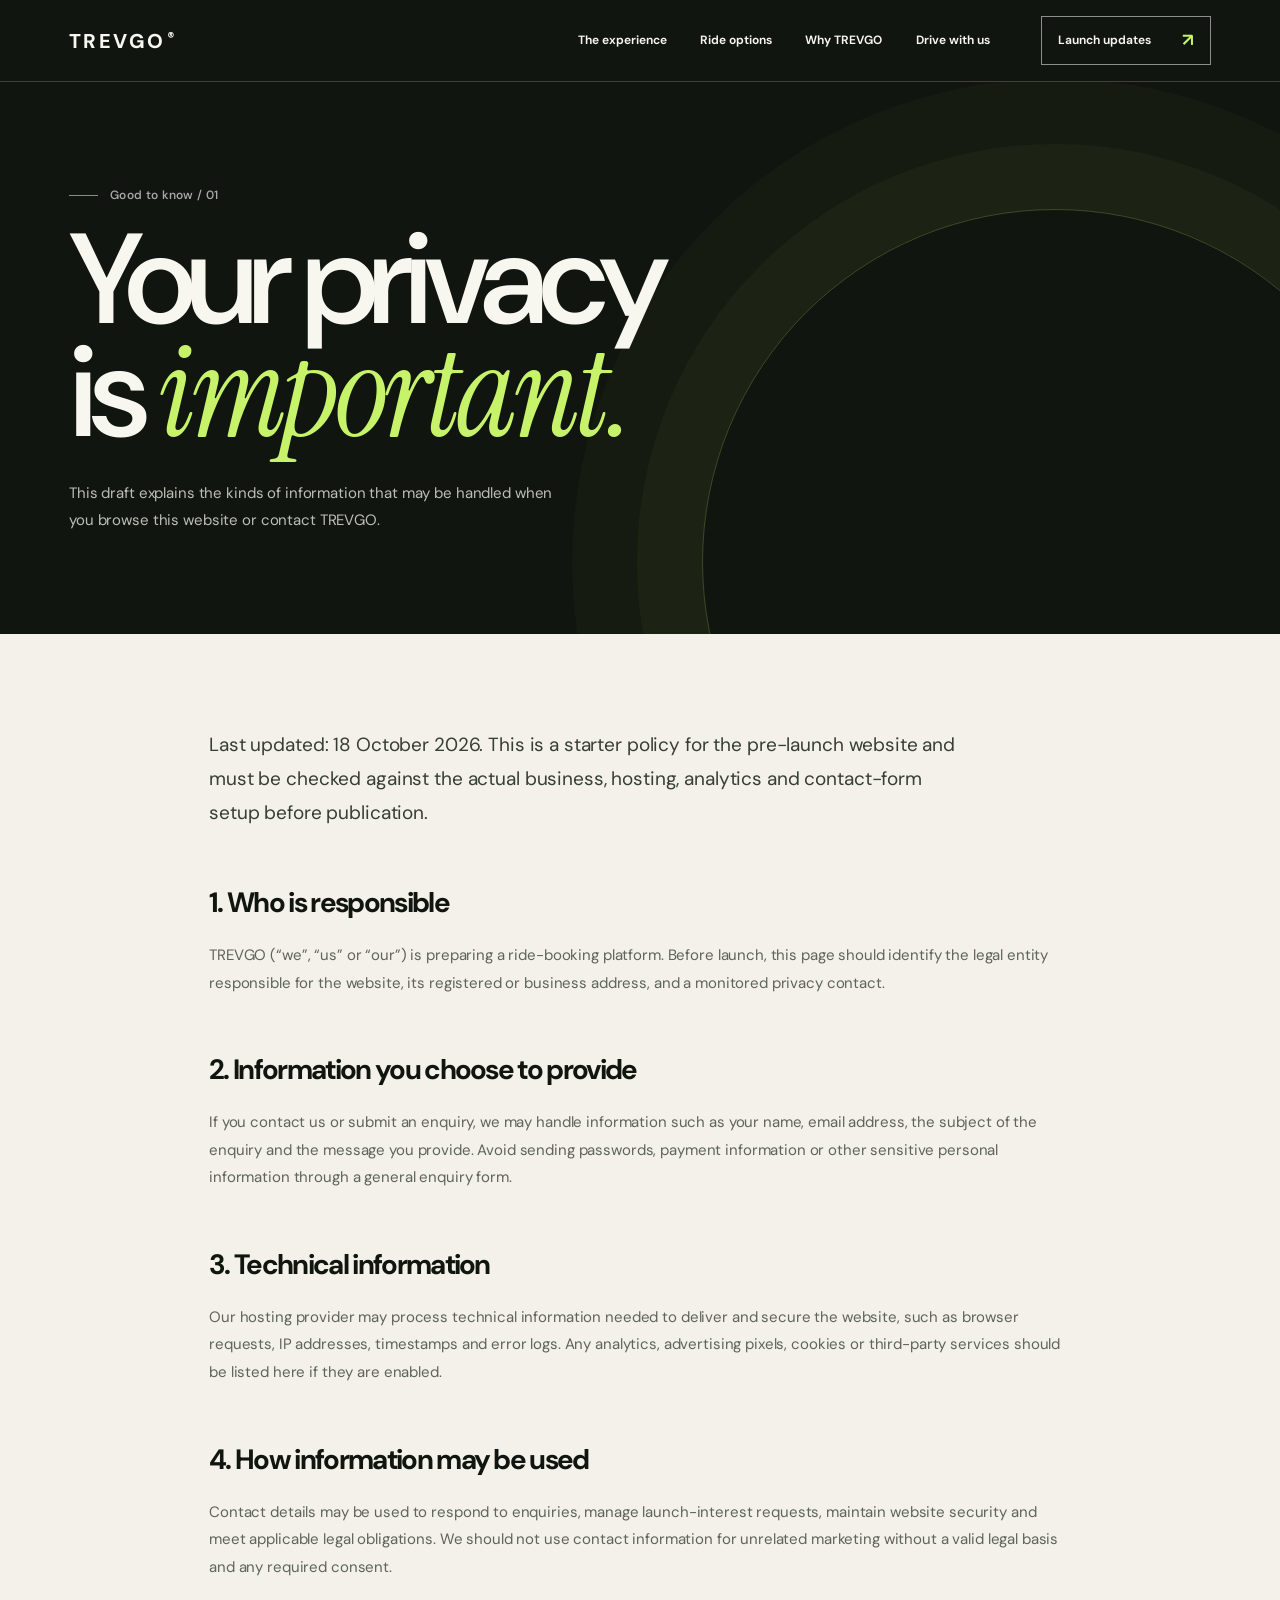
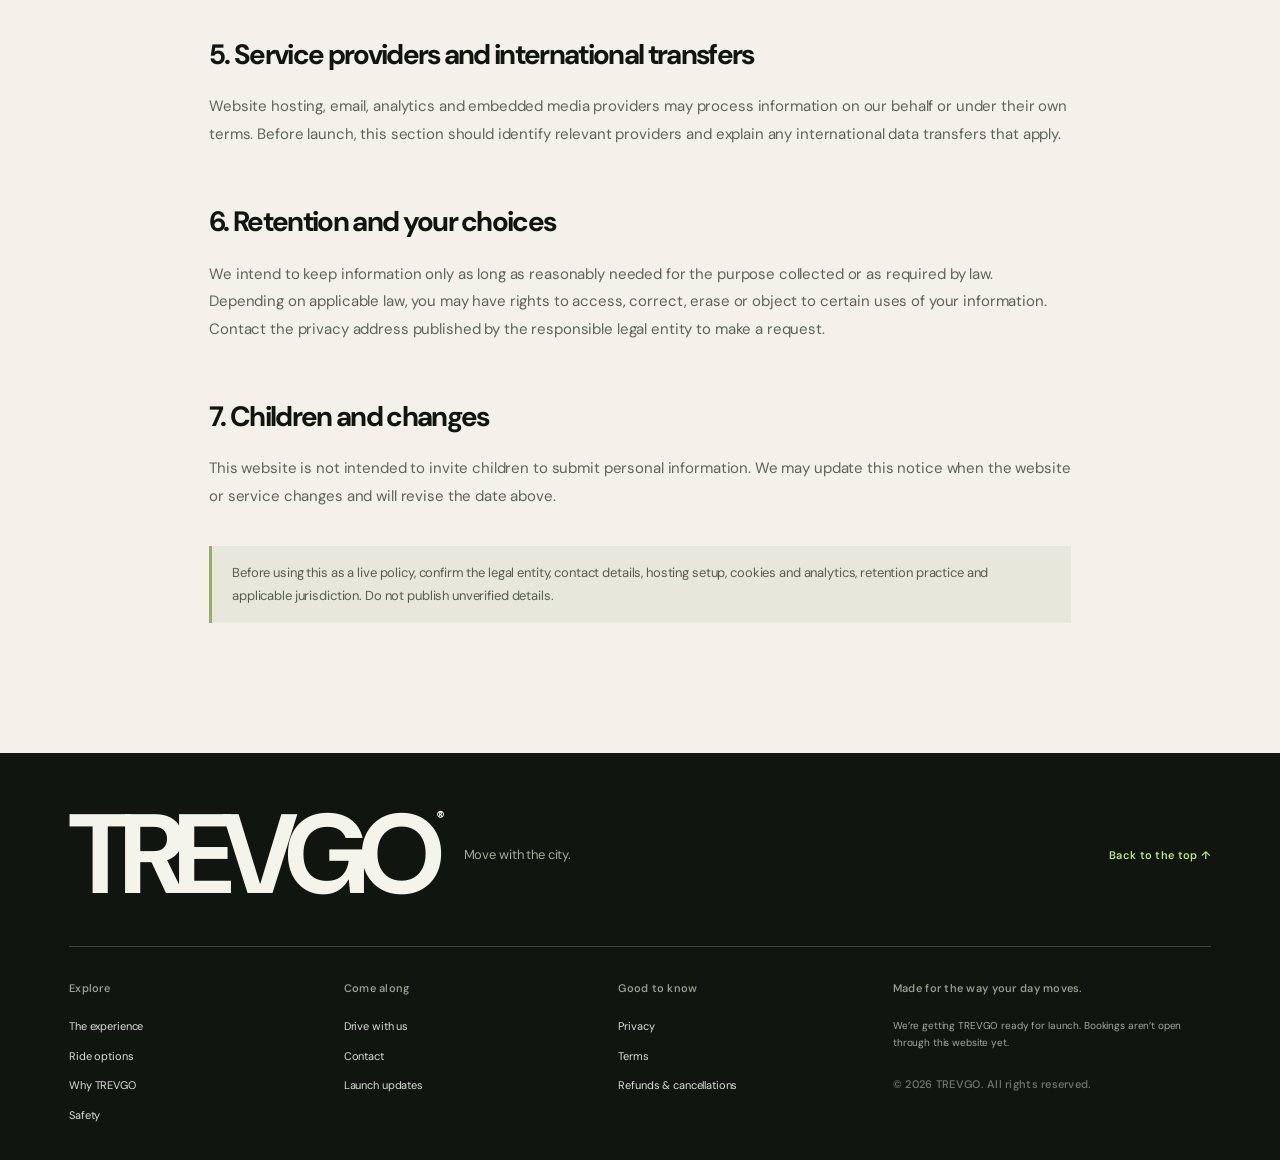
<file: privacy.html>
<!doctype html><html lang="en"><head><meta charset="utf-8"><meta name="viewport" content="width=1024, initial-scale=1, minimum-scale=0.25, maximum-scale=2, user-scalable=yes">
<script>
(function(){
  try {
    var meta=document.querySelector('meta[name="viewport"]');
    var screenWidth=(window.screen&&window.screen.width)||window.innerWidth||390;
    var desktopWidth=1024;
    if(meta){
      if(screenWidth < desktopWidth){
        var scale=Math.max(0.25,Math.min(1,screenWidth/desktopWidth));
        meta.setAttribute('content','width='+desktopWidth+', initial-scale='+scale.toFixed(4)+', minimum-scale=0.25, maximum-scale=3, user-scalable=yes');
      } else {
        meta.setAttribute('content','width=device-width, initial-scale=1, minimum-scale=0.25, maximum-scale=3, user-scalable=yes');
      }
    }
  } catch(e) {}
})();
</script>
<script>
(function () {
  try {
    var viewport = document.querySelector('meta[name="viewport"]');
    var desktopWidth = 1024;
    var screenWidth = (window.screen && window.screen.width) || window.innerWidth || 384;
    var scale = screenWidth >= desktopWidth ? 1 : Math.max(0.25, screenWidth / desktopWidth);
    if (viewport) viewport.setAttribute('content',
      'width=' + desktopWidth + ', initial-scale=' + scale.toFixed(3) +
      ', minimum-scale=0.25, maximum-scale=2, user-scalable=yes');
  } catch (_) {}
})();
</script><meta name="theme-color" content="#111510"><meta name="description" content="Privacy information for visitors to the TREVGO website."><title>Privacy — TREVGO</title><link rel="icon" href="assets/favicon.svg" type="image/svg+xml"><link rel="preconnect" href="https://fonts.googleapis.com"><link rel="preconnect" href="https://fonts.gstatic.com" crossorigin><link href="https://fonts.googleapis.com/css2?family=DM+Mono:wght@400;500&family=DM+Sans:wght@400;450;500;550;600;650;700;750;800&family=Instrument+Serif:ital@0;1&display=swap" rel="stylesheet"><link rel="stylesheet" href="styles.css"></head><body class="subpage" id="top"><div class="scroll-progress"><span id="scrollProgress"></span></div><header class="site-header" id="siteHeader"><a class="wordmark" href="index.html">TREVGO<span>®</span></a><nav class="desktop-nav"><a href="index.html#experience">The experience</a><a href="rides.html">Ride options</a><a href="about.html">Why TREVGO</a><a href="index.html#partners">Drive with us</a></nav><a class="header-cta" href="contact.html?subject=Launch%20updates">Launch updates <span>↗</span></a><button class="menu-toggle" id="menuToggle" aria-label="Open navigation" aria-expanded="false"><span></span><span></span></button></header><nav class="mobile-nav" id="mobileNav"><a href="index.html#experience">The experience</a><a href="rides.html">Ride options</a><a href="about.html">Why TREVGO</a><a href="index.html#partners">Drive with us</a><a href="contact.html?subject=Launch%20updates">Launch updates ↗</a></nav><main><section class="subpage-hero"><p class="eyebrow"><span class="eyebrow-rule"></span> Good to know / 01</p><h1>Your privacy<br>is <em>important.</em></h1><p>This draft explains the kinds of information that may be handled when you browse this website or contact TREVGO.</p></section><section class="subpage-content"><p class="content-lead">Last updated: 18 October 2026. This is a starter policy for the pre-launch website and must be checked against the actual business, hosting, analytics and contact-form setup before publication.</p><h2>1. Who is responsible</h2><p>TREVGO (“we”, “us” or “our”) is preparing a ride-booking platform. Before launch, this page should identify the legal entity responsible for the website, its registered or business address, and a monitored privacy contact.</p><h2>2. Information you choose to provide</h2><p>If you contact us or submit an enquiry, we may handle information such as your name, email address, the subject of the enquiry and the message you provide. Avoid sending passwords, payment information or other sensitive personal information through a general enquiry form.</p><h2>3. Technical information</h2><p>Our hosting provider may process technical information needed to deliver and secure the website, such as browser requests, IP addresses, timestamps and error logs. Any analytics, advertising pixels, cookies or third-party services should be listed here if they are enabled.</p><h2>4. How information may be used</h2><p>Contact details may be used to respond to enquiries, manage launch-interest requests, maintain website security and meet applicable legal obligations. We should not use contact information for unrelated marketing without a valid legal basis and any required consent.</p><h2>5. Service providers and international transfers</h2><p>Website hosting, email, analytics and embedded media providers may process information on our behalf or under their own terms. Before launch, this section should identify relevant providers and explain any international data transfers that apply.</p><h2>6. Retention and your choices</h2><p>We intend to keep information only as long as reasonably needed for the purpose collected or as required by law. Depending on applicable law, you may have rights to access, correct, erase or object to certain uses of your information. Contact the privacy address published by the responsible legal entity to make a request.</p><h2>7. Children and changes</h2><p>This website is not intended to invite children to submit personal information. We may update this notice when the website or service changes and will revise the date above.</p><div class="notice">Before using this as a live policy, confirm the legal entity, contact details, hosting setup, cookies and analytics, retention practice and applicable jurisdiction. Do not publish unverified details.</div></section></main><footer class="site-footer"><div class="footer-main"><a class="footer-wordmark" href="index.html">TREVGO<span>®</span></a><p>Move with the city.</p><a class="footer-top" href="#top">Back to the top ↑</a></div><div class="footer-links"><div><span>Explore</span><a href="index.html#experience">The experience</a><a href="rides.html">Ride options</a><a href="about.html">Why TREVGO</a><a href="safety.html">Safety</a></div><div><span>Come along</span><a href="index.html#partners">Drive with us</a><a href="contact.html">Contact</a><a href="contact.html?subject=Launch%20updates">Launch updates</a></div><div><span>Good to know</span><a href="privacy.html">Privacy</a><a href="terms.html">Terms</a><a href="refund.html">Refunds & cancellations</a></div><div class="footer-note"><span>Made for the way your day moves.</span><p>We’re getting TREVGO ready for launch. Bookings aren’t open through this website yet.</p><small>© <span id="currentYear">2026</span> TREVGO. All rights reserved.</small></div></div></footer><script src="script.js"></script></body></html>
</file>
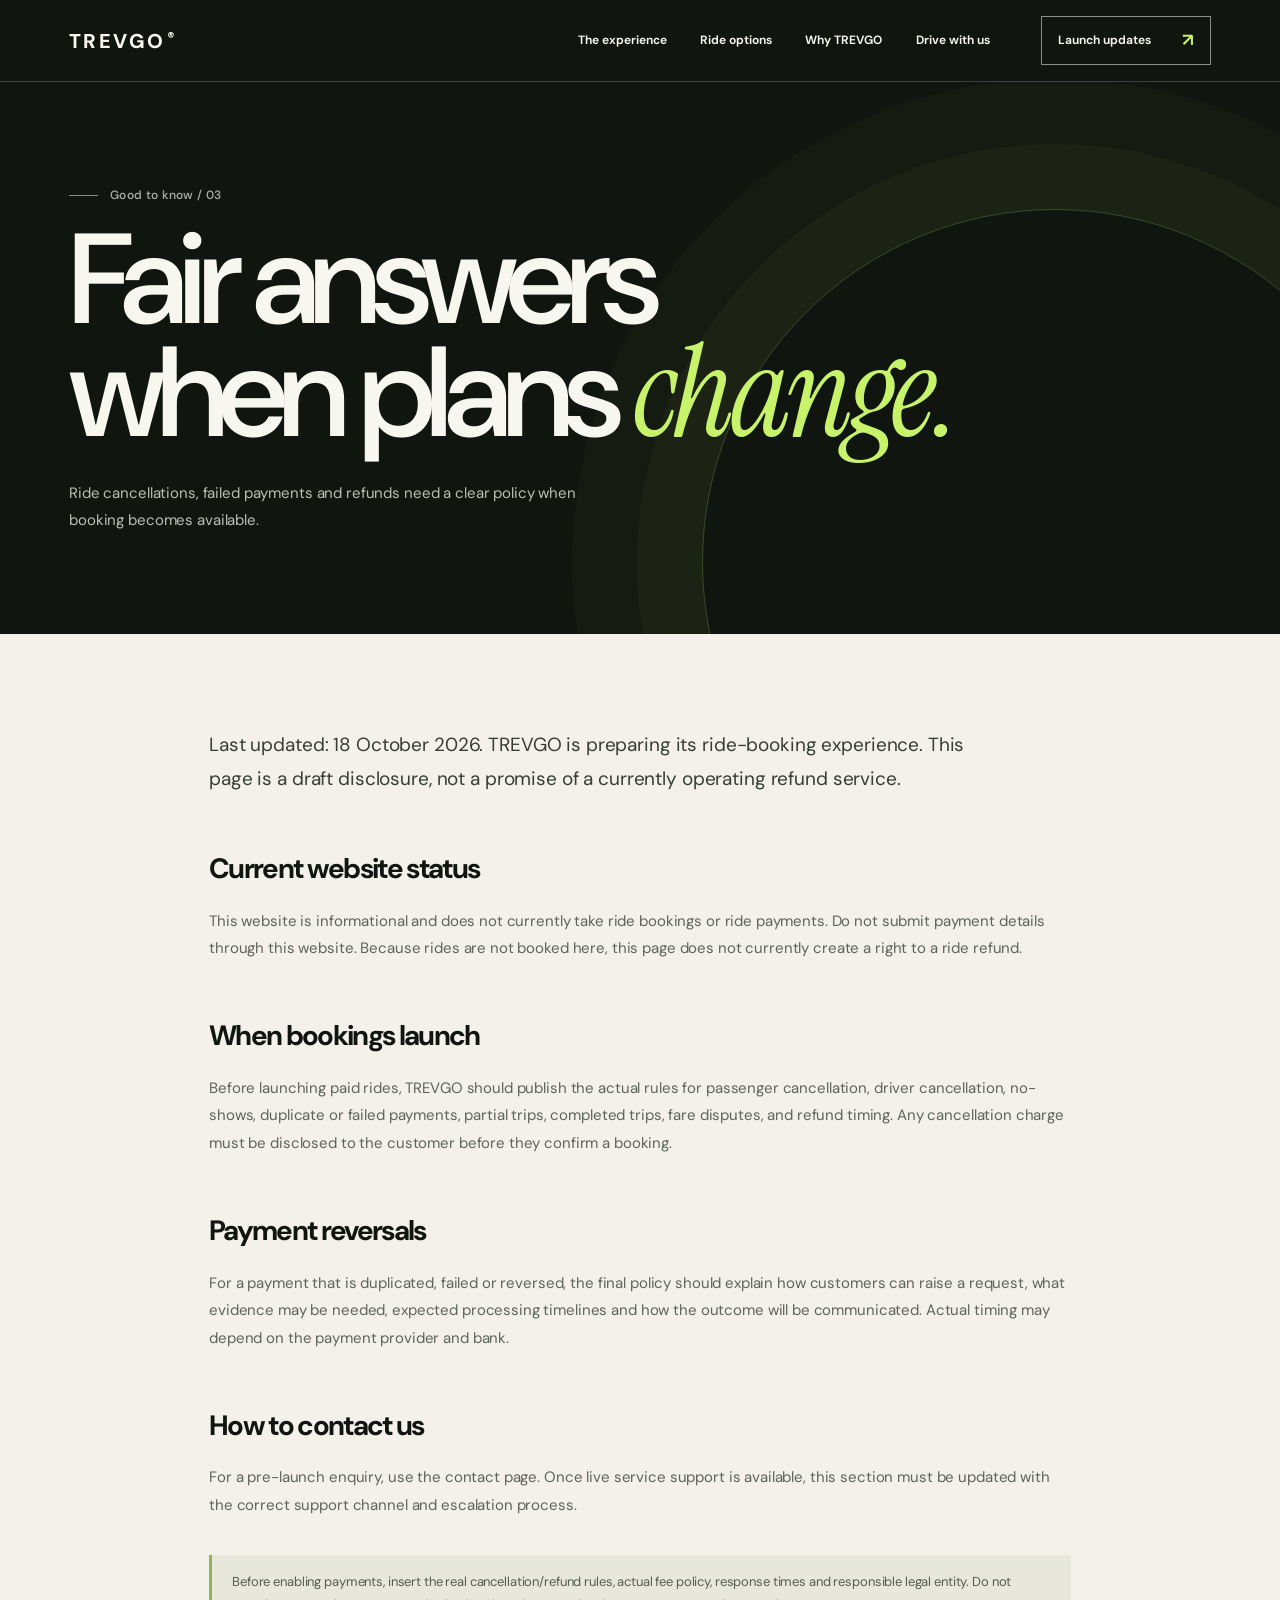
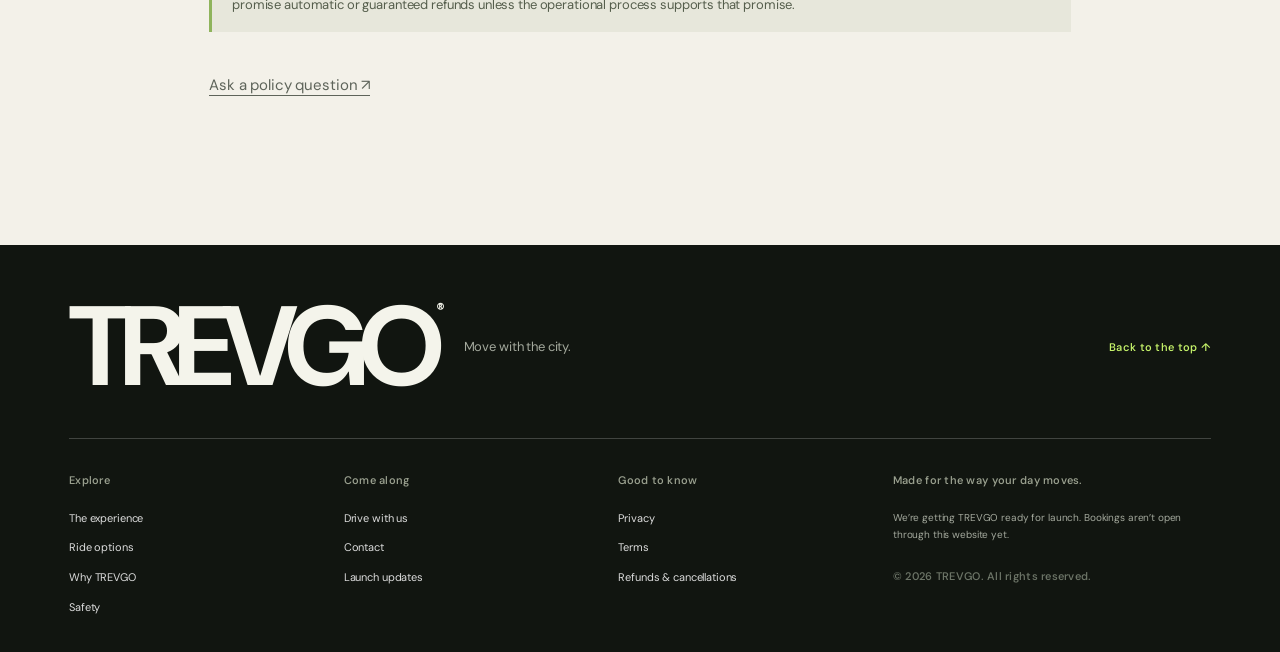
<file: refund.html>
<!doctype html><html lang="en"><head><meta charset="utf-8"><meta name="viewport" content="width=1024, initial-scale=1, minimum-scale=0.25, maximum-scale=2, user-scalable=yes">
<script>
(function(){
  try {
    var meta=document.querySelector('meta[name="viewport"]');
    var screenWidth=(window.screen&&window.screen.width)||window.innerWidth||390;
    var desktopWidth=1024;
    if(meta){
      if(screenWidth < desktopWidth){
        var scale=Math.max(0.25,Math.min(1,screenWidth/desktopWidth));
        meta.setAttribute('content','width='+desktopWidth+', initial-scale='+scale.toFixed(4)+', minimum-scale=0.25, maximum-scale=3, user-scalable=yes');
      } else {
        meta.setAttribute('content','width=device-width, initial-scale=1, minimum-scale=0.25, maximum-scale=3, user-scalable=yes');
      }
    }
  } catch(e) {}
})();
</script>
<script>
(function () {
  try {
    var viewport = document.querySelector('meta[name="viewport"]');
    var desktopWidth = 1024;
    var screenWidth = (window.screen && window.screen.width) || window.innerWidth || 384;
    var scale = screenWidth >= desktopWidth ? 1 : Math.max(0.25, screenWidth / desktopWidth);
    if (viewport) viewport.setAttribute('content',
      'width=' + desktopWidth + ', initial-scale=' + scale.toFixed(3) +
      ', minimum-scale=0.25, maximum-scale=2, user-scalable=yes');
  } catch (_) {}
})();
</script><meta name="theme-color" content="#111510"><meta name="description" content="Draft information about cancellations and refunds for the planned TREVGO ride service."><title>Refunds & cancellations — TREVGO</title><link rel="icon" href="assets/favicon.svg" type="image/svg+xml"><link rel="preconnect" href="https://fonts.googleapis.com"><link rel="preconnect" href="https://fonts.gstatic.com" crossorigin><link href="https://fonts.googleapis.com/css2?family=DM+Mono:wght@400;500&family=DM+Sans:wght@400;450;500;550;600;650;700;750;800&family=Instrument+Serif:ital@0;1&display=swap" rel="stylesheet"><link rel="stylesheet" href="styles.css"></head><body class="subpage" id="top"><div class="scroll-progress"><span id="scrollProgress"></span></div><header class="site-header" id="siteHeader"><a class="wordmark" href="index.html">TREVGO<span>®</span></a><nav class="desktop-nav"><a href="index.html#experience">The experience</a><a href="rides.html">Ride options</a><a href="about.html">Why TREVGO</a><a href="index.html#partners">Drive with us</a></nav><a class="header-cta" href="contact.html?subject=Launch%20updates">Launch updates <span>↗</span></a><button class="menu-toggle" id="menuToggle" aria-label="Open navigation" aria-expanded="false"><span></span><span></span></button></header><nav class="mobile-nav" id="mobileNav"><a href="index.html#experience">The experience</a><a href="rides.html">Ride options</a><a href="about.html">Why TREVGO</a><a href="index.html#partners">Drive with us</a><a href="contact.html?subject=Launch%20updates">Launch updates ↗</a></nav><main><section class="subpage-hero"><p class="eyebrow"><span class="eyebrow-rule"></span> Good to know / 03</p><h1>Fair answers<br>when plans <em>change.</em></h1><p>Ride cancellations, failed payments and refunds need a clear policy when booking becomes available.</p></section><section class="subpage-content"><p class="content-lead">Last updated: 18 October 2026. TREVGO is preparing its ride-booking experience. This page is a draft disclosure, not a promise of a currently operating refund service.</p><h2>Current website status</h2><p>This website is informational and does not currently take ride bookings or ride payments. Do not submit payment details through this website. Because rides are not booked here, this page does not currently create a right to a ride refund.</p><h2>When bookings launch</h2><p>Before launching paid rides, TREVGO should publish the actual rules for passenger cancellation, driver cancellation, no-shows, duplicate or failed payments, partial trips, completed trips, fare disputes, and refund timing. Any cancellation charge must be disclosed to the customer before they confirm a booking.</p><h2>Payment reversals</h2><p>For a payment that is duplicated, failed or reversed, the final policy should explain how customers can raise a request, what evidence may be needed, expected processing timelines and how the outcome will be communicated. Actual timing may depend on the payment provider and bank.</p><h2>How to contact us</h2><p>For a pre-launch enquiry, use the contact page. Once live service support is available, this section must be updated with the correct support channel and escalation process.</p><div class="notice">Before enabling payments, insert the real cancellation/refund rules, actual fee policy, response times and responsible legal entity. Do not promise automatic or guaranteed refunds unless the operational process supports that promise.</div><p style="margin-top:40px"><a href="contact.html?subject=Refund%20policy%20enquiry">Ask a policy question ↗</a></p></section></main><footer class="site-footer"><div class="footer-main"><a class="footer-wordmark" href="index.html">TREVGO<span>®</span></a><p>Move with the city.</p><a class="footer-top" href="#top">Back to the top ↑</a></div><div class="footer-links"><div><span>Explore</span><a href="index.html#experience">The experience</a><a href="rides.html">Ride options</a><a href="about.html">Why TREVGO</a><a href="safety.html">Safety</a></div><div><span>Come along</span><a href="index.html#partners">Drive with us</a><a href="contact.html">Contact</a><a href="contact.html?subject=Launch%20updates">Launch updates</a></div><div><span>Good to know</span><a href="privacy.html">Privacy</a><a href="terms.html">Terms</a><a href="refund.html">Refunds & cancellations</a></div><div class="footer-note"><span>Made for the way your day moves.</span><p>We’re getting TREVGO ready for launch. Bookings aren’t open through this website yet.</p><small>© <span id="currentYear">2026</span> TREVGO. All rights reserved.</small></div></div></footer><script src="script.js"></script></body></html>
</file>
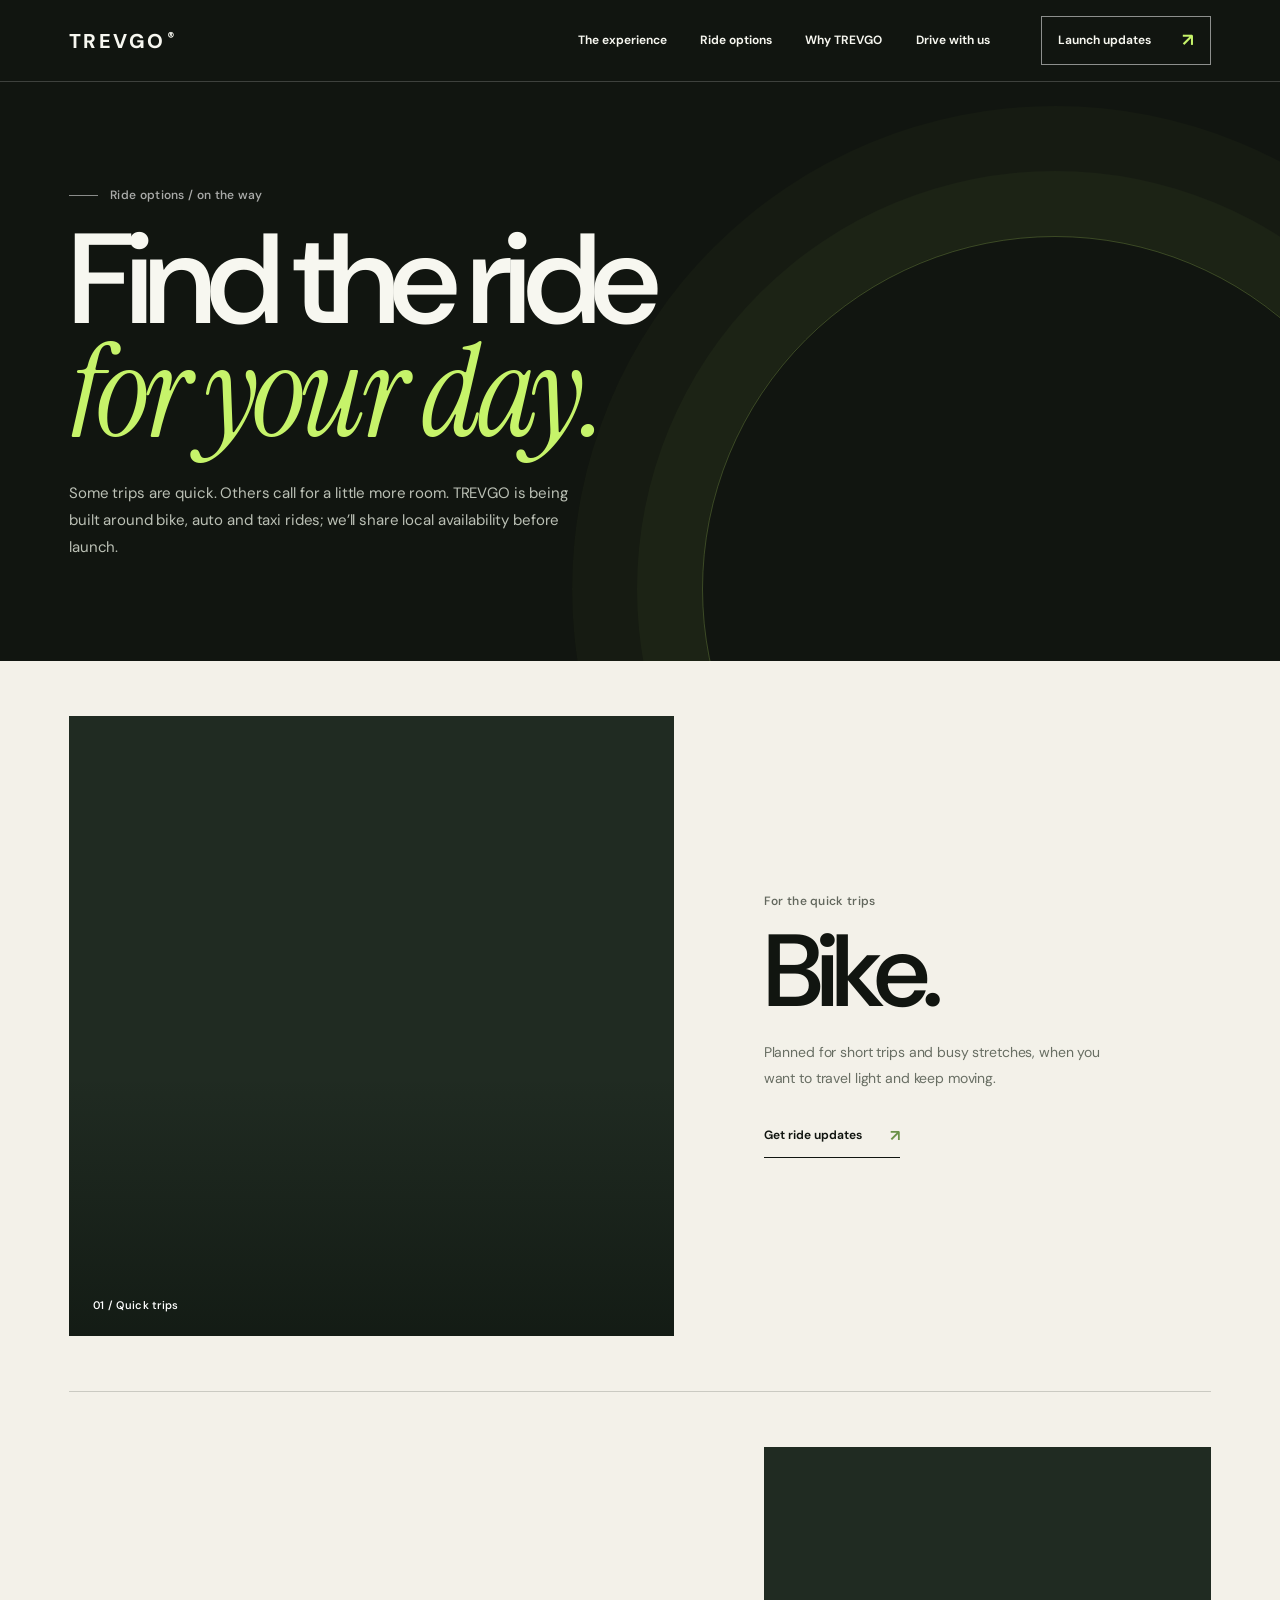
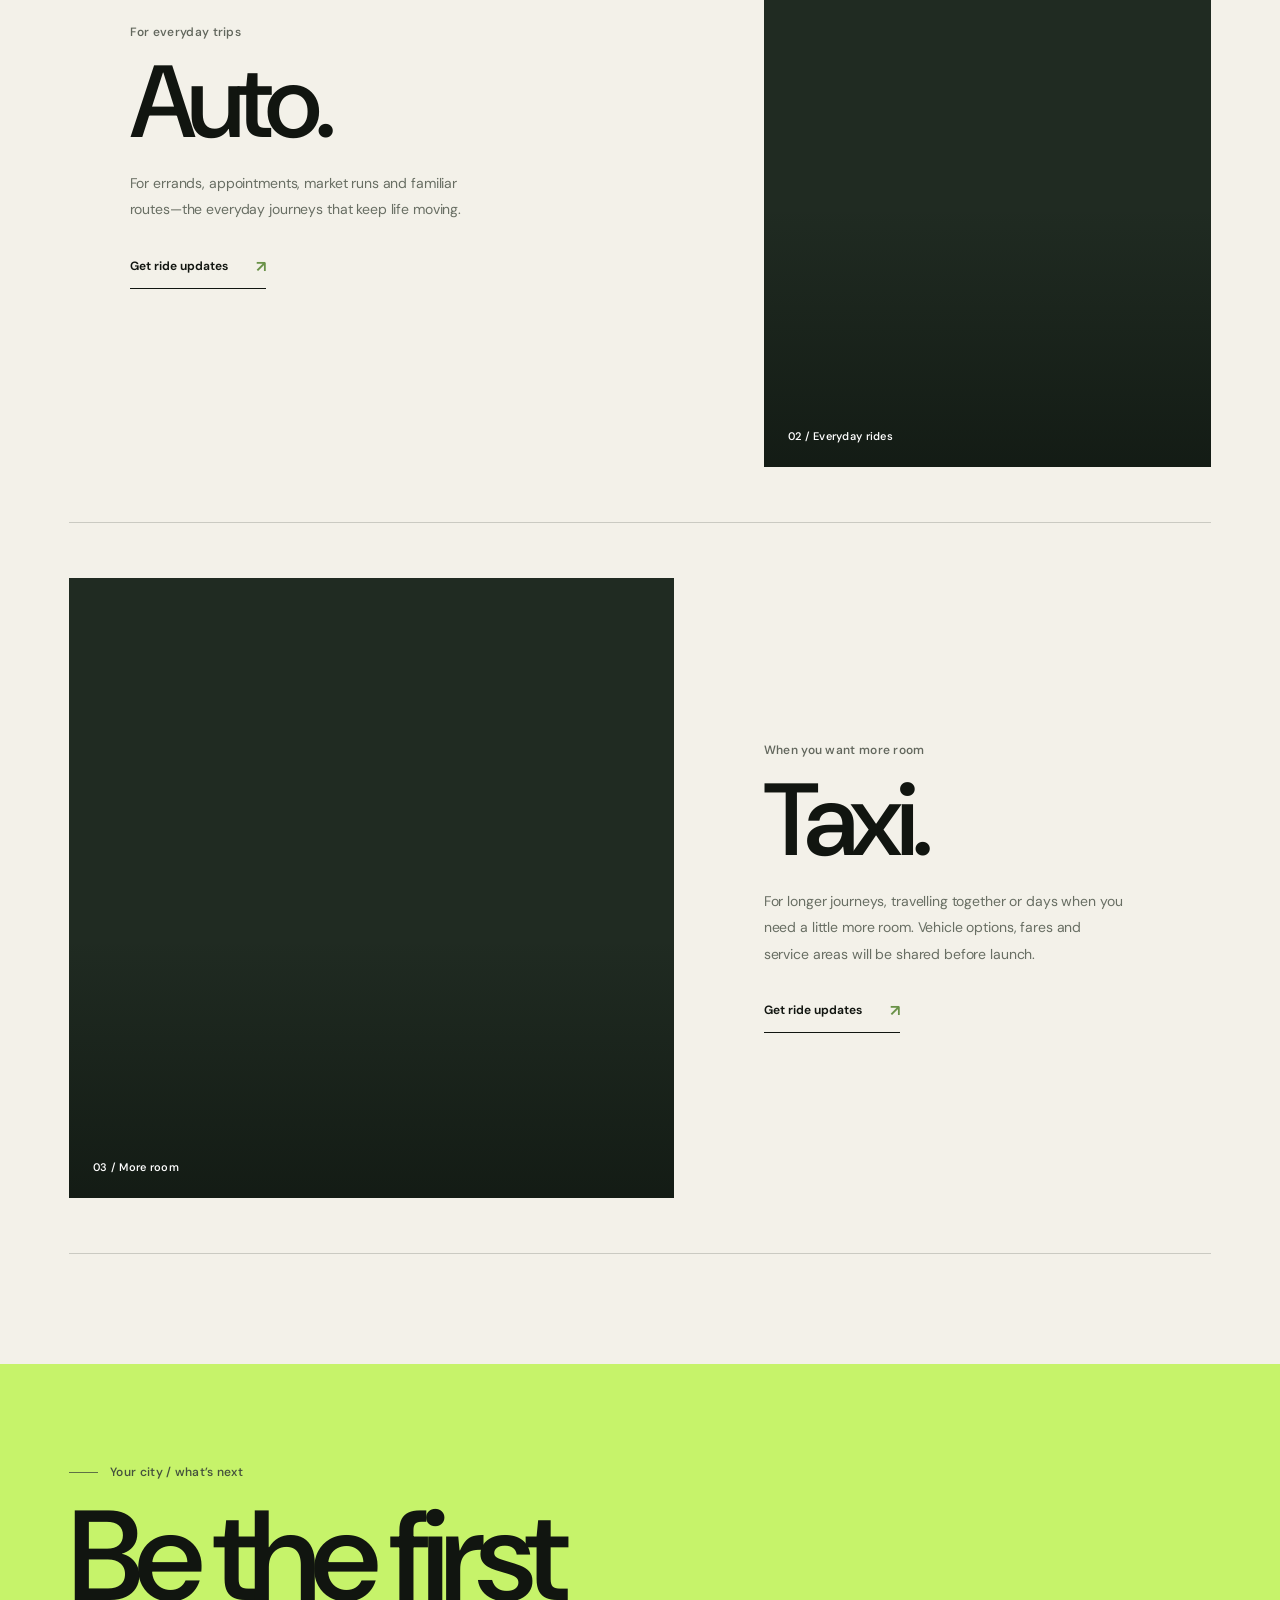
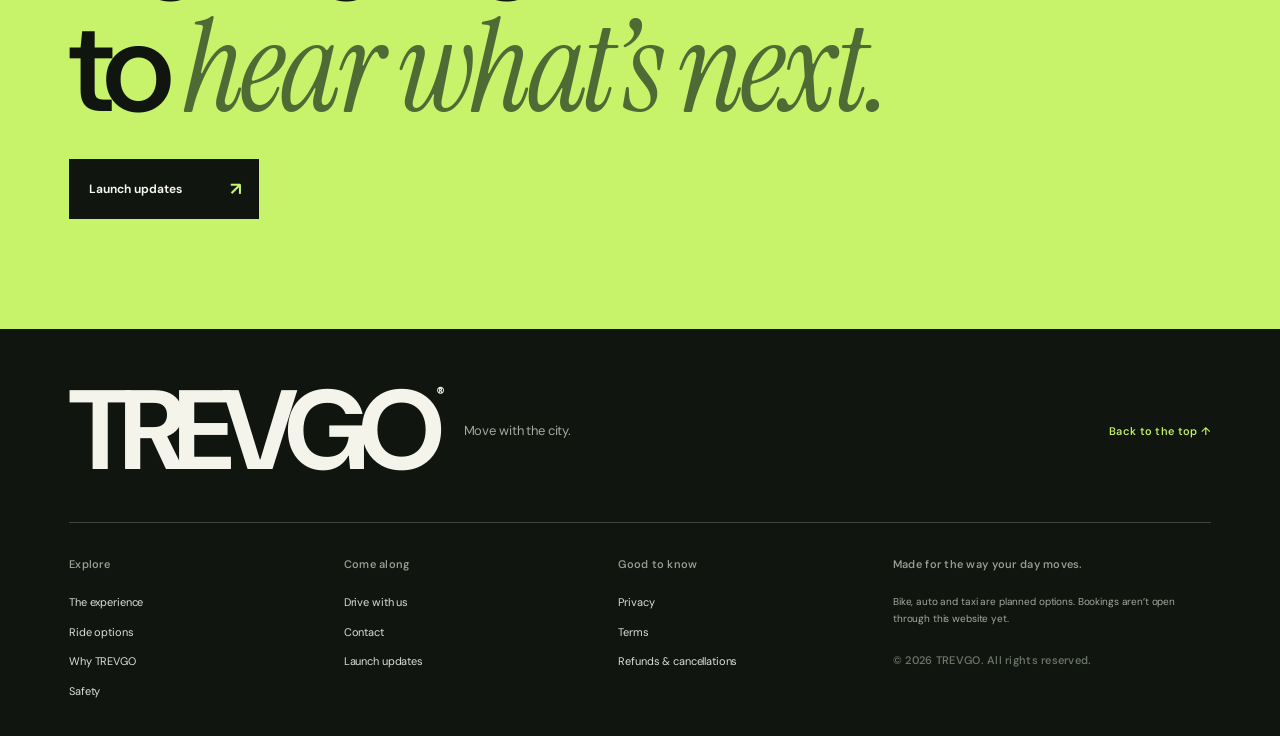
<file: rides.html>
<!doctype html><html lang="en"><head><meta charset="utf-8"><meta name="viewport" content="width=1024, initial-scale=1, minimum-scale=0.25, maximum-scale=2, user-scalable=yes">
<script>
(function(){
  try {
    var meta=document.querySelector('meta[name="viewport"]');
    var screenWidth=(window.screen&&window.screen.width)||window.innerWidth||390;
    var desktopWidth=1024;
    if(meta){
      if(screenWidth < desktopWidth){
        var scale=Math.max(0.25,Math.min(1,screenWidth/desktopWidth));
        meta.setAttribute('content','width='+desktopWidth+', initial-scale='+scale.toFixed(4)+', minimum-scale=0.25, maximum-scale=3, user-scalable=yes');
      } else {
        meta.setAttribute('content','width=device-width, initial-scale=1, minimum-scale=0.25, maximum-scale=3, user-scalable=yes');
      }
    }
  } catch(e) {}
})();
</script>
<script>
(function () {
  try {
    var viewport = document.querySelector('meta[name="viewport"]');
    var desktopWidth = 1024;
    var screenWidth = (window.screen && window.screen.width) || window.innerWidth || 384;
    var scale = screenWidth >= desktopWidth ? 1 : Math.max(0.25, screenWidth / desktopWidth);
    if (viewport) viewport.setAttribute('content',
      'width=' + desktopWidth + ', initial-scale=' + scale.toFixed(3) +
      ', minimum-scale=0.25, maximum-scale=2, user-scalable=yes');
  } catch (_) {}
})();
</script><meta name="theme-color" content="#111510"><meta name="description" content="Explore the planned TREVGO bike, auto and taxi ride categories."><title>Ride options — TREVGO</title><link rel="icon" href="assets/favicon.svg" type="image/svg+xml"><link rel="preconnect" href="https://fonts.googleapis.com"><link rel="preconnect" href="https://fonts.gstatic.com" crossorigin><link href="https://fonts.googleapis.com/css2?family=DM+Mono:wght@400;500&family=DM+Sans:wght@400;450;500;550;600;650;700;750;800&family=Instrument+Serif:ital@0;1&display=swap" rel="stylesheet"><link rel="stylesheet" href="styles.css"></head><body class="subpage" id="top"><div class="scroll-progress"><span id="scrollProgress"></span></div><header class="site-header" id="siteHeader"><a class="wordmark" href="index.html">TREVGO<span>®</span></a><nav class="desktop-nav"><a href="index.html#experience">The experience</a><a href="rides.html">Ride options</a><a href="about.html">Why TREVGO</a><a href="index.html#partners">Drive with us</a></nav><a class="header-cta" href="contact.html?subject=Launch%20updates">Launch updates <span>↗</span></a><button class="menu-toggle" id="menuToggle" aria-label="Open navigation" aria-expanded="false"><span></span><span></span></button></header><nav class="mobile-nav" id="mobileNav"><a href="index.html#experience">The experience</a><a href="rides.html">Ride options</a><a href="about.html">Why TREVGO</a><a href="index.html#partners">Drive with us</a><a href="contact.html?subject=Launch%20updates">Launch updates ↗</a></nav><main><section class="subpage-hero"><p class="eyebrow"><span class="eyebrow-rule"></span> Ride options / on the way</p><h1>Find the ride<br><em>for your day.</em></h1><p>Some trips are quick. Others call for a little more room. TREVGO is being built around bike, auto and taxi rides; we’ll share local availability before launch.</p></section><section class="ride-page-list">
<article class="ride-page-row" id="bike"><div class="ride-page-photo"><video class="deferred-film" muted loop playsinline preload="none" data-src="https://videos.pexels.com/video-files/34394431/14571126_3840_2160_60fps.mp4" poster="https://images.pexels.com/videos/34394431/pexels-photo-34394431.jpeg?auto=compress&cs=tinysrgb&w=1800"></video><span class="ride-page-photo-label">01 / Quick trips</span></div><div class="ride-page-copy"><p class="eyebrow">For the quick trips</p><h2>Bike.</h2><p>Planned for short trips and busy stretches, when you want to travel light and keep moving.</p><a href="contact.html?subject=Bike%20ride%20updates" class="line-link">Get ride updates <span>↗</span></a></div></article>
<article class="ride-page-row ride-page-row-reverse" id="auto"><div class="ride-page-photo"><video class="deferred-film" muted loop playsinline preload="none" data-src="https://videos.pexels.com/video-files/35298890/14955862_3840_2160_30fps.mp4" poster="https://images.pexels.com/videos/35298890/pexels-photo-35298890.jpeg?auto=compress&cs=tinysrgb&w=1800"></video><span class="ride-page-photo-label">02 / Everyday rides</span></div><div class="ride-page-copy"><p class="eyebrow">For everyday trips</p><h2>Auto.</h2><p>For errands, appointments, market runs and familiar routes—the everyday journeys that keep life moving.</p><a href="contact.html?subject=Auto%20ride%20updates" class="line-link">Get ride updates <span>↗</span></a></div></article>
<article class="ride-page-row" id="taxi"><div class="ride-page-photo"><video class="deferred-film" muted loop playsinline preload="none" data-src="https://videos.pexels.com/video-files/18616134/18616134-uhd_3840_2160_25fps.mp4" poster="https://images.pexels.com/videos/18616134/pexels-photo-18616134.jpeg?auto=compress&cs=tinysrgb&w=1800"></video><span class="ride-page-photo-label">03 / More room</span></div><div class="ride-page-copy"><p class="eyebrow">When you want more room</p><h2>Taxi.</h2><p>For longer journeys, travelling together or days when you need a little more room. Vehicle options, fares and service areas will be shared before launch.</p><a href="contact.html?subject=Taxi%20ride%20updates" class="line-link">Get ride updates <span>↗</span></a></div></article>
</section><section class="subpage-cta"><p class="eyebrow"><span class="eyebrow-rule"></span> Your city / what’s next</p><h2>Be the first<br>to <em>hear what’s next.</em></h2><a href="contact.html?subject=Launch%20updates" class="button button-dark">Launch updates <span>↗</span></a></section></main><footer class="site-footer"><div class="footer-main"><a class="footer-wordmark" href="index.html">TREVGO<span>®</span></a><p>Move with the city.</p><a class="footer-top" href="#top">Back to the top ↑</a></div><div class="footer-links"><div><span>Explore</span><a href="index.html#experience">The experience</a><a href="rides.html">Ride options</a><a href="about.html">Why TREVGO</a><a href="safety.html">Safety</a></div><div><span>Come along</span><a href="index.html#partners">Drive with us</a><a href="contact.html">Contact</a><a href="contact.html?subject=Launch%20updates">Launch updates</a></div><div><span>Good to know</span><a href="privacy.html">Privacy</a><a href="terms.html">Terms</a><a href="refund.html">Refunds & cancellations</a></div><div class="footer-note"><span>Made for the way your day moves.</span><p>Bike, auto and taxi are planned options. Bookings aren’t open through this website yet.</p><small>© <span id="currentYear">2026</span> TREVGO. All rights reserved.</small></div></div></footer><script src="script.js"></script></body></html>
</file>
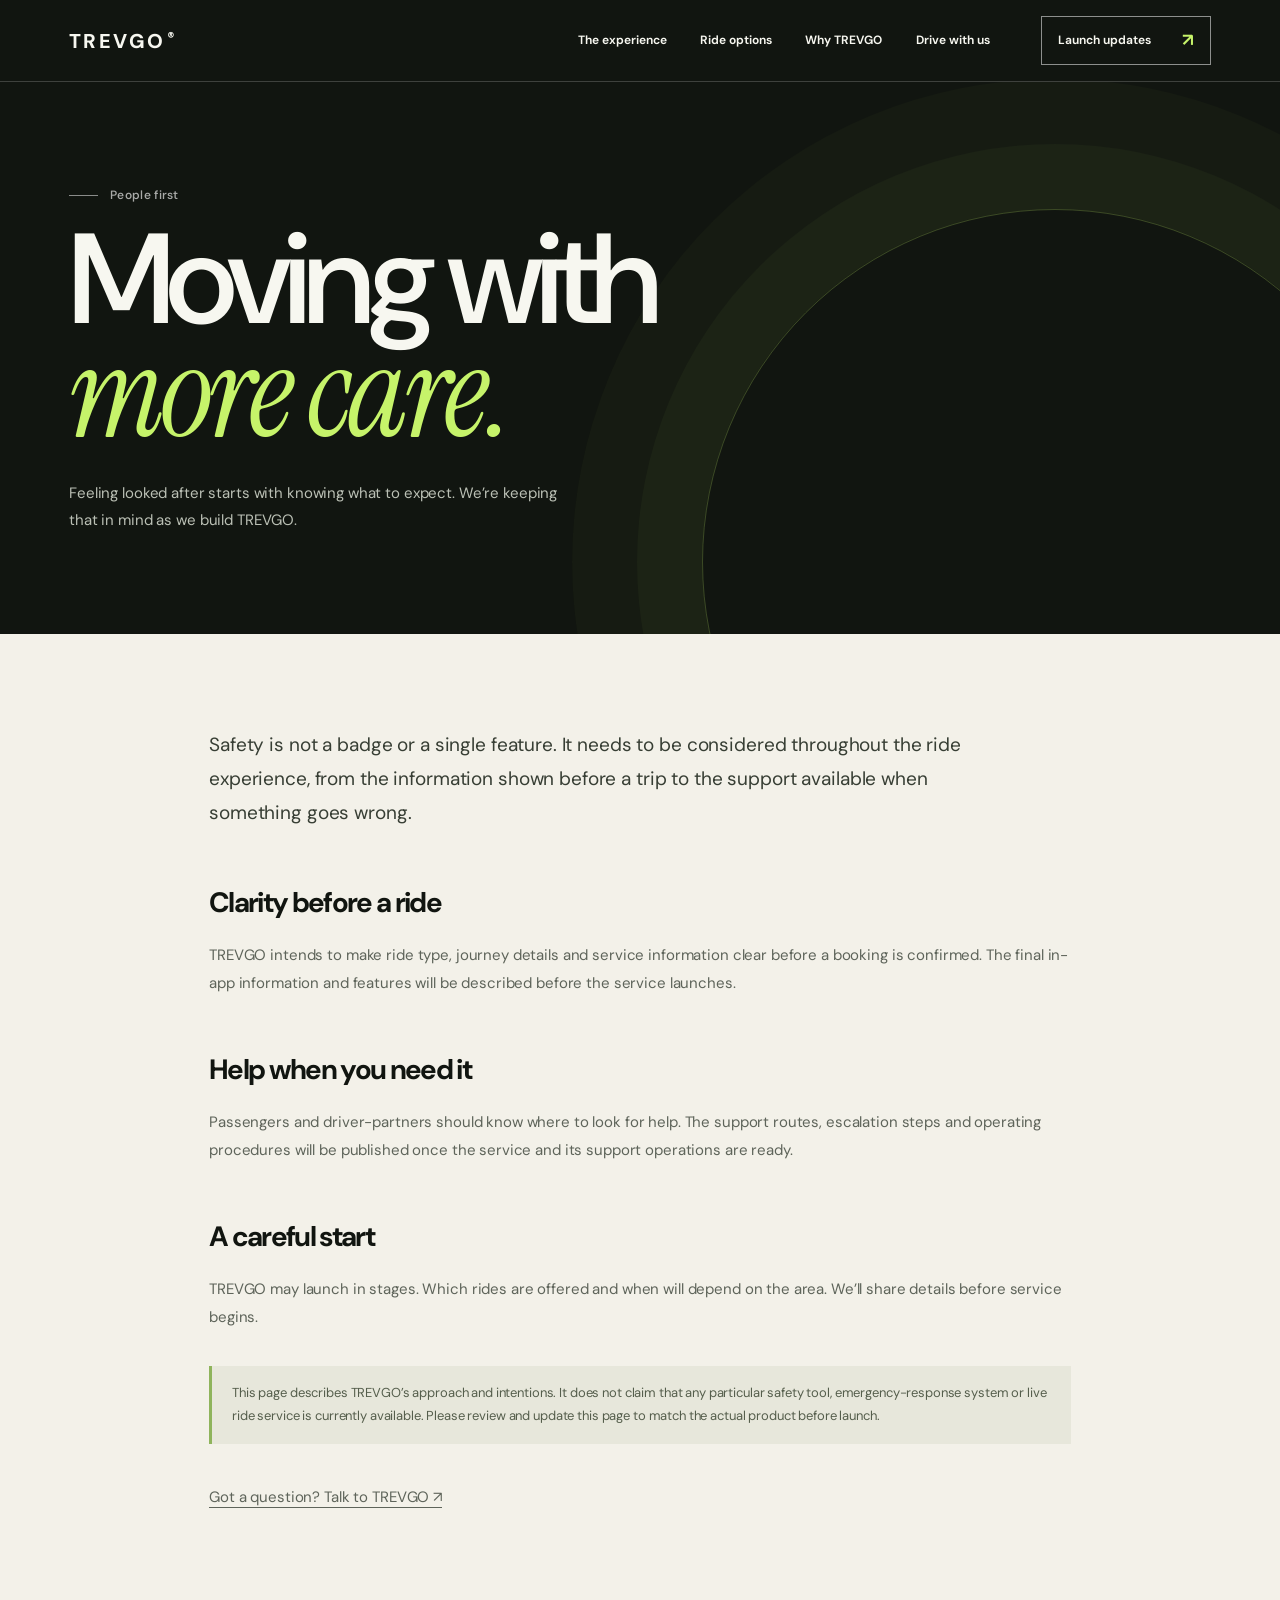
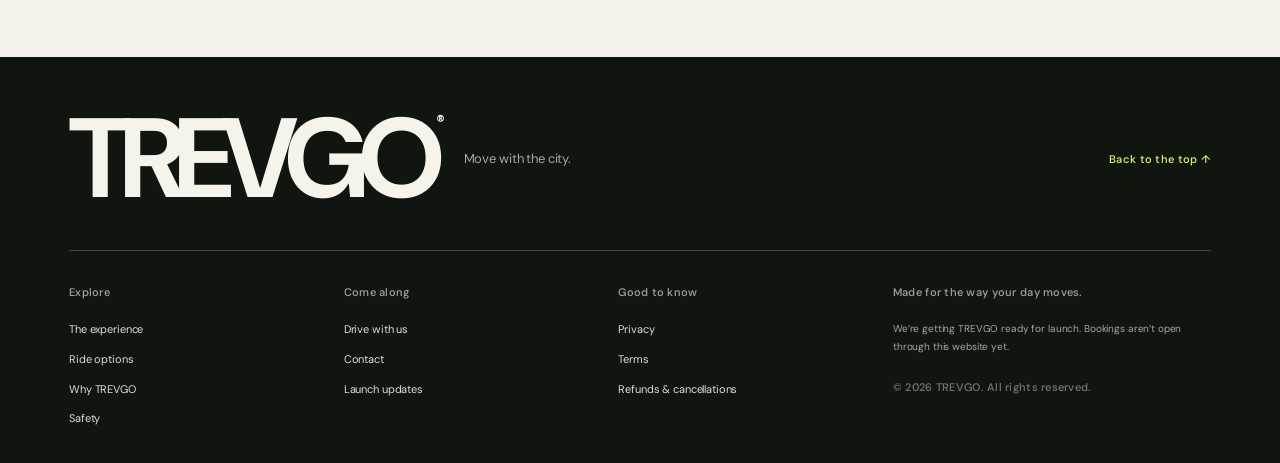
<file: safety.html>
<!doctype html><html lang="en"><head><meta charset="utf-8"><meta name="viewport" content="width=1024, initial-scale=1, minimum-scale=0.25, maximum-scale=2, user-scalable=yes">
<script>
(function(){
  try {
    var meta=document.querySelector('meta[name="viewport"]');
    var screenWidth=(window.screen&&window.screen.width)||window.innerWidth||390;
    var desktopWidth=1024;
    if(meta){
      if(screenWidth < desktopWidth){
        var scale=Math.max(0.25,Math.min(1,screenWidth/desktopWidth));
        meta.setAttribute('content','width='+desktopWidth+', initial-scale='+scale.toFixed(4)+', minimum-scale=0.25, maximum-scale=3, user-scalable=yes');
      } else {
        meta.setAttribute('content','width=device-width, initial-scale=1, minimum-scale=0.25, maximum-scale=3, user-scalable=yes');
      }
    }
  } catch(e) {}
})();
</script>
<script>
(function () {
  try {
    var viewport = document.querySelector('meta[name="viewport"]');
    var desktopWidth = 1024;
    var screenWidth = (window.screen && window.screen.width) || window.innerWidth || 384;
    var scale = screenWidth >= desktopWidth ? 1 : Math.max(0.25, screenWidth / desktopWidth);
    if (viewport) viewport.setAttribute('content',
      'width=' + desktopWidth + ', initial-scale=' + scale.toFixed(3) +
      ', minimum-scale=0.25, maximum-scale=2, user-scalable=yes');
  } catch (_) {}
})();
</script><meta name="theme-color" content="#111510"><meta name="description" content="Read about TREVGO’s safety approach as the ride-booking experience is prepared."><title>Safety — TREVGO</title><link rel="icon" href="assets/favicon.svg" type="image/svg+xml"><link rel="preconnect" href="https://fonts.googleapis.com"><link rel="preconnect" href="https://fonts.gstatic.com" crossorigin><link href="https://fonts.googleapis.com/css2?family=DM+Mono:wght@400;500&family=DM+Sans:wght@400;450;500;550;600;650;700;750;800&family=Instrument+Serif:ital@0;1&display=swap" rel="stylesheet"><link rel="stylesheet" href="styles.css"></head><body class="subpage" id="top"><div class="scroll-progress"><span id="scrollProgress"></span></div><header class="site-header" id="siteHeader"><a class="wordmark" href="index.html">TREVGO<span>®</span></a><nav class="desktop-nav"><a href="index.html#experience">The experience</a><a href="rides.html">Ride options</a><a href="about.html">Why TREVGO</a><a href="index.html#partners">Drive with us</a></nav><a class="header-cta" href="contact.html?subject=Launch%20updates">Launch updates <span>↗</span></a><button class="menu-toggle" id="menuToggle" aria-label="Open navigation" aria-expanded="false"><span></span><span></span></button></header><nav class="mobile-nav" id="mobileNav"><a href="index.html#experience">The experience</a><a href="rides.html">Ride options</a><a href="about.html">Why TREVGO</a><a href="index.html#partners">Drive with us</a><a href="contact.html?subject=Launch%20updates">Launch updates ↗</a></nav><main><section class="subpage-hero"><p class="eyebrow"><span class="eyebrow-rule"></span> People first</p><h1>Moving with<br><em>more care.</em></h1><p>Feeling looked after starts with knowing what to expect. We’re keeping that in mind as we build TREVGO.</p></section><section class="subpage-content"><p class="content-lead">Safety is not a badge or a single feature. It needs to be considered throughout the ride experience, from the information shown before a trip to the support available when something goes wrong.</p><h2>Clarity before a ride</h2><p>TREVGO intends to make ride type, journey details and service information clear before a booking is confirmed. The final in-app information and features will be described before the service launches.</p><h2>Help when you need it</h2><p>Passengers and driver-partners should know where to look for help. The support routes, escalation steps and operating procedures will be published once the service and its support operations are ready.</p><h2>A careful start</h2><p>TREVGO may launch in stages. Which rides are offered and when will depend on the area. We’ll share details before service begins.</p><div class="notice">This page describes TREVGO’s approach and intentions. It does not claim that any particular safety tool, emergency-response system or live ride service is currently available. Please review and update this page to match the actual product before launch.</div><p style="margin-top:40px"><a href="contact.html?subject=Safety%20enquiry">Got a question? Talk to TREVGO ↗</a></p></section></main><footer class="site-footer"><div class="footer-main"><a class="footer-wordmark" href="index.html">TREVGO<span>®</span></a><p>Move with the city.</p><a class="footer-top" href="#top">Back to the top ↑</a></div><div class="footer-links"><div><span>Explore</span><a href="index.html#experience">The experience</a><a href="rides.html">Ride options</a><a href="about.html">Why TREVGO</a><a href="safety.html">Safety</a></div><div><span>Come along</span><a href="index.html#partners">Drive with us</a><a href="contact.html">Contact</a><a href="contact.html?subject=Launch%20updates">Launch updates</a></div><div><span>Good to know</span><a href="privacy.html">Privacy</a><a href="terms.html">Terms</a><a href="refund.html">Refunds & cancellations</a></div><div class="footer-note"><span>Made for the way your day moves.</span><p>We’re getting TREVGO ready for launch. Bookings aren’t open through this website yet.</p><small>© <span id="currentYear">2026</span> TREVGO. All rights reserved.</small></div></div></footer><script src="script.js"></script></body></html>
</file>
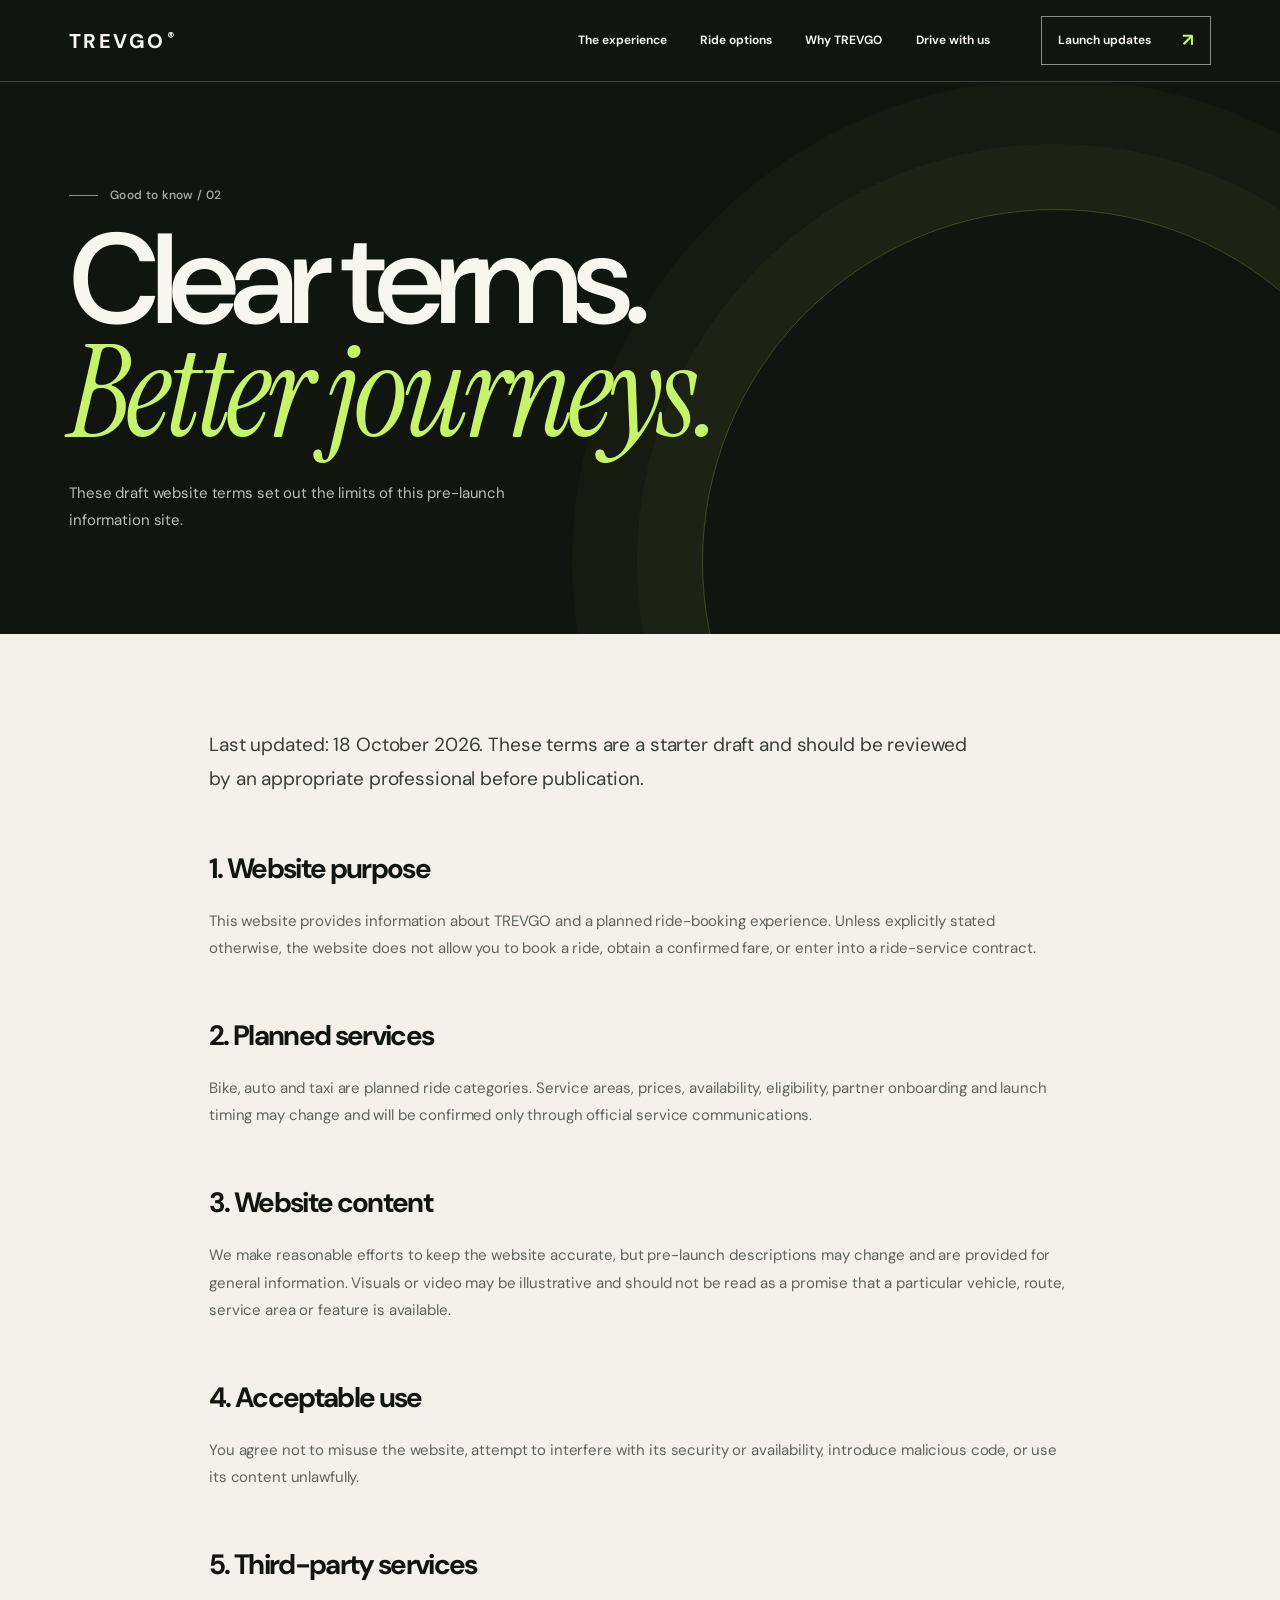
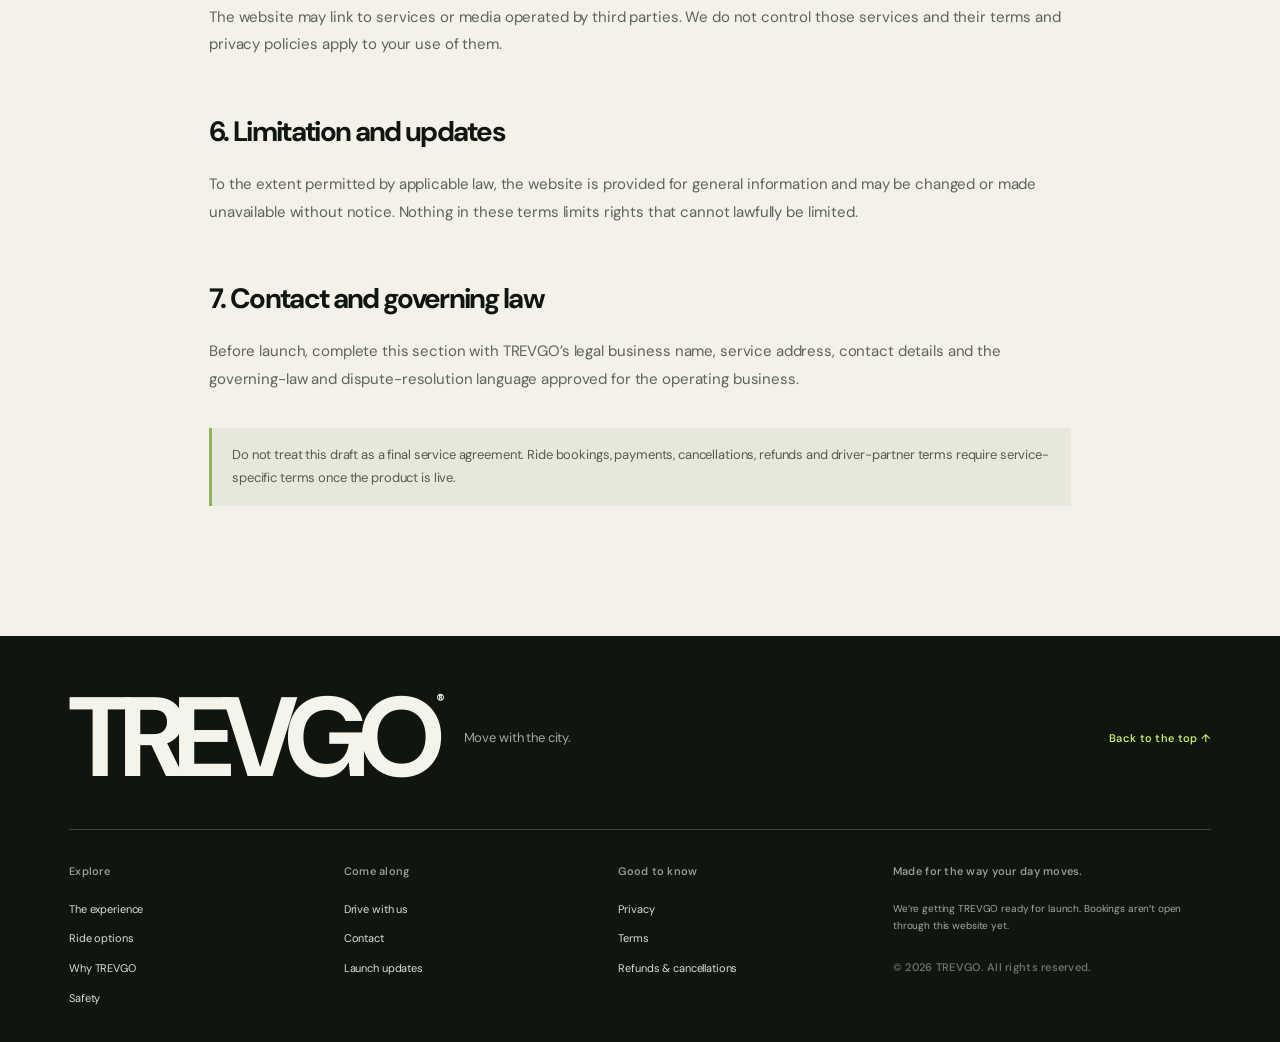
<file: terms.html>
<!doctype html><html lang="en"><head><meta charset="utf-8"><meta name="viewport" content="width=1024, initial-scale=1, minimum-scale=0.25, maximum-scale=2, user-scalable=yes">
<script>
(function(){
  try {
    var meta=document.querySelector('meta[name="viewport"]');
    var screenWidth=(window.screen&&window.screen.width)||window.innerWidth||390;
    var desktopWidth=1024;
    if(meta){
      if(screenWidth < desktopWidth){
        var scale=Math.max(0.25,Math.min(1,screenWidth/desktopWidth));
        meta.setAttribute('content','width='+desktopWidth+', initial-scale='+scale.toFixed(4)+', minimum-scale=0.25, maximum-scale=3, user-scalable=yes');
      } else {
        meta.setAttribute('content','width=device-width, initial-scale=1, minimum-scale=0.25, maximum-scale=3, user-scalable=yes');
      }
    }
  } catch(e) {}
})();
</script>
<script>
(function () {
  try {
    var viewport = document.querySelector('meta[name="viewport"]');
    var desktopWidth = 1024;
    var screenWidth = (window.screen && window.screen.width) || window.innerWidth || 384;
    var scale = screenWidth >= desktopWidth ? 1 : Math.max(0.25, screenWidth / desktopWidth);
    if (viewport) viewport.setAttribute('content',
      'width=' + desktopWidth + ', initial-scale=' + scale.toFixed(3) +
      ', minimum-scale=0.25, maximum-scale=2, user-scalable=yes');
  } catch (_) {}
})();
</script><meta name="theme-color" content="#111510"><meta name="description" content="Terms for browsing the TREVGO website and its pre-launch content."><title>Terms of use — TREVGO</title><link rel="icon" href="assets/favicon.svg" type="image/svg+xml"><link rel="preconnect" href="https://fonts.googleapis.com"><link rel="preconnect" href="https://fonts.gstatic.com" crossorigin><link href="https://fonts.googleapis.com/css2?family=DM+Mono:wght@400;500&family=DM+Sans:wght@400;450;500;550;600;650;700;750;800&family=Instrument+Serif:ital@0;1&display=swap" rel="stylesheet"><link rel="stylesheet" href="styles.css"></head><body class="subpage" id="top"><div class="scroll-progress"><span id="scrollProgress"></span></div><header class="site-header" id="siteHeader"><a class="wordmark" href="index.html">TREVGO<span>®</span></a><nav class="desktop-nav"><a href="index.html#experience">The experience</a><a href="rides.html">Ride options</a><a href="about.html">Why TREVGO</a><a href="index.html#partners">Drive with us</a></nav><a class="header-cta" href="contact.html?subject=Launch%20updates">Launch updates <span>↗</span></a><button class="menu-toggle" id="menuToggle" aria-label="Open navigation" aria-expanded="false"><span></span><span></span></button></header><nav class="mobile-nav" id="mobileNav"><a href="index.html#experience">The experience</a><a href="rides.html">Ride options</a><a href="about.html">Why TREVGO</a><a href="index.html#partners">Drive with us</a><a href="contact.html?subject=Launch%20updates">Launch updates ↗</a></nav><main><section class="subpage-hero"><p class="eyebrow"><span class="eyebrow-rule"></span> Good to know / 02</p><h1>Clear terms.<br><em>Better journeys.</em></h1><p>These draft website terms set out the limits of this pre-launch information site.</p></section><section class="subpage-content"><p class="content-lead">Last updated: 18 October 2026. These terms are a starter draft and should be reviewed by an appropriate professional before publication.</p><h2>1. Website purpose</h2><p>This website provides information about TREVGO and a planned ride-booking experience. Unless explicitly stated otherwise, the website does not allow you to book a ride, obtain a confirmed fare, or enter into a ride-service contract.</p><h2>2. Planned services</h2><p>Bike, auto and taxi are planned ride categories. Service areas, prices, availability, eligibility, partner onboarding and launch timing may change and will be confirmed only through official service communications.</p><h2>3. Website content</h2><p>We make reasonable efforts to keep the website accurate, but pre-launch descriptions may change and are provided for general information. Visuals or video may be illustrative and should not be read as a promise that a particular vehicle, route, service area or feature is available.</p><h2>4. Acceptable use</h2><p>You agree not to misuse the website, attempt to interfere with its security or availability, introduce malicious code, or use its content unlawfully.</p><h2>5. Third-party services</h2><p>The website may link to services or media operated by third parties. We do not control those services and their terms and privacy policies apply to your use of them.</p><h2>6. Limitation and updates</h2><p>To the extent permitted by applicable law, the website is provided for general information and may be changed or made unavailable without notice. Nothing in these terms limits rights that cannot lawfully be limited.</p><h2>7. Contact and governing law</h2><p>Before launch, complete this section with TREVGO’s legal business name, service address, contact details and the governing-law and dispute-resolution language approved for the operating business.</p><div class="notice">Do not treat this draft as a final service agreement. Ride bookings, payments, cancellations, refunds and driver-partner terms require service-specific terms once the product is live.</div></section></main><footer class="site-footer"><div class="footer-main"><a class="footer-wordmark" href="index.html">TREVGO<span>®</span></a><p>Move with the city.</p><a class="footer-top" href="#top">Back to the top ↑</a></div><div class="footer-links"><div><span>Explore</span><a href="index.html#experience">The experience</a><a href="rides.html">Ride options</a><a href="about.html">Why TREVGO</a><a href="safety.html">Safety</a></div><div><span>Come along</span><a href="index.html#partners">Drive with us</a><a href="contact.html">Contact</a><a href="contact.html?subject=Launch%20updates">Launch updates</a></div><div><span>Good to know</span><a href="privacy.html">Privacy</a><a href="terms.html">Terms</a><a href="refund.html">Refunds & cancellations</a></div><div class="footer-note"><span>Made for the way your day moves.</span><p>We’re getting TREVGO ready for launch. Bookings aren’t open through this website yet.</p><small>© <span id="currentYear">2026</span> TREVGO. All rights reserved.</small></div></div></footer><script src="script.js"></script></body></html>
</file>
<file: styles.css>
:root{--ink:#111510;--ink-2:#1a201a;--paper:#f3f1e9;--paper-2:#e9e7dc;--white:#f7f7f0;--lime:#c6f36a;--green:#536f43;--muted:#979b90;--line:rgba(20,25,19,.18);--line-light:rgba(255,255,255,.22);--font:'Manrope',Arial,sans-serif;--mono:'DM Mono',monospace;--page:clamp(22px,5.4vw,92px);--ease:cubic-bezier(.22,.75,.22,1)}
*{box-sizing:border-box}html{scroll-behavior:smooth;scroll-padding-top:86px}body{margin:0;background:var(--paper);color:var(--ink);font-family:var(--font);font-size:15px;line-height:1.6;-webkit-font-smoothing:antialiased}body,button,input{font-family:var(--font)}button,a{-webkit-tap-highlight-color:transparent}a{color:inherit;text-decoration:none}button{color:inherit}button:focus-visible,a:focus-visible,input:focus-visible{outline:2px solid var(--green);outline-offset:4px}::selection{background:var(--lime);color:var(--ink)}img,video{max-width:100%}.scroll-progress{position:fixed;z-index:1001;top:0;left:0;width:100%;height:2px;pointer-events:none}.scroll-progress span{display:block;width:0;height:100%;background:var(--lime);box-shadow:0 0 12px #c6f36a66}.site-header{position:absolute;z-index:100;top:0;left:0;width:100%;height:94px;padding:0 var(--page);display:flex;align-items:center;justify-content:space-between;color:var(--white);border-bottom:1px solid rgba(255,255,255,.19);transition:background .45s,color .45s,height .45s,border-color .45s}.site-header.is-scrolled{position:fixed;height:72px;background:rgba(243,241,233,.94);backdrop-filter:blur(18px);color:var(--ink);border-color:var(--line)}.wordmark{font-weight:800;letter-spacing:.11em;font-size:20px;line-height:1}.wordmark span,.footer-wordmark span{font-family:var(--mono);font-size:9px;vertical-align:top;margin-left:3px;letter-spacing:0}.desktop-nav{display:flex;align-items:center;gap:clamp(18px,2.6vw,44px);margin-left:auto;margin-right:clamp(24px,4vw,66px)}.desktop-nav a{font-size:11px;font-weight:700;letter-spacing:.015em;opacity:.88;transition:opacity .25s}.desktop-nav a:hover{opacity:.55}.header-cta{display:flex;gap:24px;align-items:center;justify-content:space-between;padding:13px 16px;border:1px solid rgba(255,255,255,.52);min-width:170px;font-size:11px;font-weight:800;transition:background .3s,color .3s,border-color .3s}.header-cta span{font-size:18px;color:var(--lime);line-height:1}.site-header.is-scrolled .header-cta{border-color:var(--ink)}.site-header.is-scrolled .header-cta:hover{background:var(--ink);color:var(--paper)}.menu-toggle,.mobile-nav{display:none}.cinema-hero{height:min(920px,100svh);min-height:700px;position:relative;overflow:hidden;background:#121813;color:var(--white);isolation:isolate}.hero-film,.hero-film video,.hero-shade{position:absolute;inset:0;width:100%;height:100%}.hero-film{overflow:hidden;background:#1b261e url('https://images.pexels.com/videos/9935078/pexels-photo-9935078.jpeg?auto=compress&cs=tinysrgb&w=2200') center 54%/cover no-repeat}.hero-film video{object-fit:cover;object-position:center 54%;transform:scale(1.015);animation:filmSettle 1.9s var(--ease) both}.hero-shade{z-index:1;background:linear-gradient(90deg,rgba(8,13,10,.77) 0%,rgba(9,14,11,.36) 41%,rgba(9,13,10,.03) 76%),linear-gradient(0deg,rgba(6,10,7,.78) 0%,rgba(7,11,8,.08) 43%,rgba(4,8,6,.37) 100%)}.hero-topline{position:absolute;z-index:2;top:117px;left:var(--page);right:var(--page);display:flex;justify-content:space-between;gap:20px;color:rgba(255,255,255,.8);font:10px var(--mono);letter-spacing:.1em}.live-dot{display:inline-block;width:6px;height:6px;border-radius:50%;background:var(--lime);box-shadow:0 0 0 4px #c6f36a1e;margin-right:9px;vertical-align:middle}.hero-title-wrap{position:absolute;z-index:2;top:clamp(205px,25vh,270px);left:var(--page);max-width:780px}.eyebrow{font:10px var(--mono);letter-spacing:.12em;text-transform:uppercase;margin:0 0 20px;color:#62675d;display:flex;align-items:center;gap:12px}.eyebrow-light{color:rgba(255,255,255,.72)}.eyebrow-rule{display:inline-block;width:29px;height:1px;background:currentColor;opacity:.8}.hero-title-wrap h1{font-size:clamp(76px,10.7vw,166px);font-weight:600;letter-spacing:-.09em;line-height:.82;margin:0 0 34px;max-width:800px}.hero-title-wrap h1 em,.display-heading em,.stage-copy h3 em,.manifesto-band-copy h2 em,.partner-content h2 em{font-style:normal;color:var(--lime)}.hero-title-wrap h1 em{font-weight:500;letter-spacing:-.095em}.hero-deck{margin:0 0 28px 5px;color:rgba(255,255,255,.8);font-size:clamp(14px,1.2vw,17px);line-height:1.75;letter-spacing:-.015em}.circle-cta{display:inline-flex;align-items:center;justify-content:space-between;gap:36px;min-width:198px;background:var(--lime);color:var(--ink);padding:7px 8px 7px 19px;font-size:11px;font-weight:800;border-radius:100px;transition:transform .3s var(--ease),background .3s}.circle-cta b{display:grid;place-items:center;width:39px;height:39px;background:var(--ink);color:var(--lime);border-radius:50%;font-size:20px;font-weight:500;transition:transform .3s}.circle-cta:hover{transform:translateY(-3px);background:#d4ff7e}.circle-cta:hover b{transform:rotate(-45deg)}.hero-edge-note{position:absolute;z-index:2;right:var(--page);top:43%;writing-mode:vertical-rl;display:flex;align-items:center;gap:24px;font:9px var(--mono);letter-spacing:.16em;color:rgba(255,255,255,.62)}.hero-edge-note b{font-size:16px;color:var(--lime);font-weight:400}.hero-caption{position:absolute;z-index:2;right:var(--page);bottom:115px;display:flex;align-items:flex-start;gap:25px;font:9px/1.9 var(--mono);letter-spacing:.08em;color:rgba(255,255,255,.75)}.caption-number{color:var(--lime)}.hero-edge-note,.hero-caption{animation:fadeUp 1s .2s both}.hero-title-wrap .eyebrow{animation:fadeUp 1s .1s both}.hero-title-wrap h1{animation:fadeUp 1.2s .16s both}.hero-title-wrap .hero-deck{animation:fadeUp 1.1s .27s both}.hero-title-wrap .circle-cta{animation:fadeUp 1.1s .37s both}.section-shell{padding-left:var(--page);padding-right:var(--page)}.intro-section{padding-top:145px;padding-bottom:55px;background:var(--paper)}.section-label,.intro-bottom,.final-cta-top{display:flex;justify-content:space-between;gap:20px;font:9px var(--mono);letter-spacing:.13em;color:#6f7369}.section-label{padding-bottom:44px;border-bottom:1px solid var(--line)}.intro-layout{display:grid;grid-template-columns:1.35fr .65fr;gap:8vw;padding:70px 0 92px;align-items:end}.display-heading{margin:0;font-size:clamp(47px,7.5vw,112px);line-height:.94;letter-spacing:-.088em;font-weight:600}.display-heading em{color:#638b3d;font-weight:500}.intro-aside{position:relative;max-width:330px;padding-bottom:9px}.big-asterisk{font-size:52px;line-height:1;color:#84a85b;display:block;margin-bottom:26px}.intro-aside p{font-size:15px;line-height:1.85;color:#676b62;margin:0 0 26px;max-width:320px}.line-link{display:inline-flex;gap:28px;align-items:center;font-size:11px;font-weight:800;border-bottom:1px solid currentColor;padding-bottom:8px;transition:gap .3s,color .3s}.line-link span{color:#6a9248;font-size:16px}.line-link:hover{gap:38px;color:#658840}.intro-bottom{border-top:1px solid var(--line);padding-top:21px}.intro-bottom b{color:#6b9348;font-size:17px;margin-left:8px}.ride-explorer{background:var(--paper-2);padding-top:105px;padding-bottom:45px;overflow:hidden}.ride-explorer-header{display:grid;grid-template-columns:1fr auto;gap:0 50px;align-items:end;padding-bottom:52px}.ride-explorer-header .eyebrow{grid-column:1/-1;margin-bottom:25px}.ride-explorer-header .display-heading{font-size:clamp(54px,7.6vw,112px)}.ride-explorer-note{font-size:13px;line-height:1.75;color:#636960;max-width:270px;margin:0 0 9px}.ride-stage-wrap{padding-left:var(--page);padding-right:var(--page)}.ride-stage{height:min(780px,67vw);min-height:520px;position:relative;color:white;background:#17231b;overflow:hidden;isolation:isolate}.ride-stage-image,.ride-stage-video,.ride-stage-shade{position:absolute;inset:0;width:100%;height:100%}.ride-stage-image{z-index:-2;background-position:center;background-size:cover;transform:scale(1.02);transition:opacity .6s,transform 1.2s var(--ease),background-image .5s}.ride-stage-video{z-index:-1;object-fit:cover;opacity:0;transition:opacity .7s}.ride-stage-video.is-playing{opacity:1}.ride-stage-video.is-fading-out{opacity:0}.ride-stage-shade{background:linear-gradient(90deg,rgba(8,13,9,.68),rgba(8,13,9,.2) 49%,rgba(8,13,9,.02)),linear-gradient(0deg,rgba(8,13,9,.68),transparent 43%,rgba(8,13,9,.28))}.stage-top{position:absolute;left:clamp(24px,4vw,62px);right:clamp(24px,4vw,62px);top:29px;display:flex;justify-content:space-between;font:9px var(--mono);letter-spacing:.13em;color:rgba(255,255,255,.78)}.stage-copy{position:absolute;left:clamp(28px,6vw,95px);top:50%;transform:translateY(-38%);max-width:510px}.stage-copy .eyebrow{margin-bottom:19px}.stage-copy h3{font-size:clamp(56px,8.5vw,118px);line-height:.88;letter-spacing:-.085em;margin:0 0 25px;font-weight:600}.stage-copy h3 em{color:var(--lime);font-weight:500}.stage-copy>p:not(.eyebrow){font-size:14px;line-height:1.8;color:rgba(255,255,255,.8);max-width:340px;margin:0 0 24px}.stage-link{display:inline-flex;align-items:center;gap:23px;border-bottom:1px solid rgba(255,255,255,.6);padding-bottom:8px;font-size:11px;font-weight:800}.stage-link span{font-size:17px;color:var(--lime)}.stage-bottom{position:absolute;bottom:26px;left:clamp(24px,4vw,62px);right:clamp(24px,4vw,62px);display:flex;justify-content:space-between;gap:16px;color:rgba(255,255,255,.7);font:9px var(--mono);letter-spacing:.1em}.stage-vertical{position:absolute;right:24px;top:40%;writing-mode:vertical-rl;font:8px var(--mono);letter-spacing:.15em;color:rgba(255,255,255,.68)}.ride-mode-bar{display:grid;grid-template-columns:repeat(3,1fr);padding-top:27px}.ride-mode{position:relative;display:grid;grid-template-columns:40px 1fr 28px;grid-template-rows:auto auto;align-items:center;text-align:left;background:transparent;border:0;border-top:1px solid rgba(18,23,17,.23);padding:20px 17px 20px 0;cursor:pointer;transition:border-color .25s,background .25s;min-width:0}.ride-mode+.ride-mode{padding-left:24px;border-left:1px solid rgba(18,23,17,.15)}.ride-mode.is-active{border-top:2px solid #668a46;background:linear-gradient(180deg,#dce5cf8a,transparent 100%)}.mode-index{grid-row:1/3;align-self:start;color:#71934e;font:10px var(--mono);padding-top:3px}.mode-name{font-size:clamp(19px,2.1vw,29px);font-weight:700;letter-spacing:-.055em}.mode-description{grid-column:2;font-size:11px;color:#787d72;padding-top:4px}.mode-arrow{grid-column:3;grid-row:1/3;align-self:center;justify-self:end;font-size:18px;color:#71934e;transition:transform .3s}.ride-mode:hover .mode-arrow,.ride-mode.is-active .mode-arrow{transform:translate(3px,-3px)}.ride-disclaimer{font-size:10px;color:#777b71;display:flex;align-items:center;margin-top:12px;padding-top:19px;border-top:1px solid rgba(18,23,17,.12)}.ride-disclaimer .live-dot{background:#7f9f5c;box-shadow:none;width:5px;height:5px}.scroll-story{padding:140px 0 100px;background:var(--paper)}.story-heading{margin-bottom:58px}.story-heading .eyebrow{margin-bottom:28px}.story-heading h2{font-size:clamp(57px,8.8vw,130px)}.story-layout{display:grid;grid-template-columns:minmax(0,1.03fr) minmax(0,.97fr);gap:var(--page);align-items:start}.story-visual-col{padding-left:var(--page)}.story-visual{height:calc(100vh - 130px);min-height:560px;max-height:830px;position:sticky;top:82px;overflow:hidden;background:#25352a;color:white;isolation:isolate}.story-visual-image,.story-visual-shade{position:absolute;inset:0;width:100%;height:100%}.story-visual-image{z-index:-2;background:center/cover no-repeat;transform:scale(1.04);transition:background-image .65s,transform 1.2s var(--ease),filter .7s}.story-visual-shade{z-index:-1;background:linear-gradient(180deg,rgba(5,10,6,.15) 0%,rgba(5,10,6,.07) 34%,rgba(5,10,6,.75) 100%),linear-gradient(90deg,rgba(5,10,6,.22),transparent)}.story-mark{position:absolute;top:26px;left:26px;font-size:24px;font-weight:800;letter-spacing:-.08em}.story-mark span{color:var(--lime)}.story-index,.story-credit{position:absolute;right:26px;top:31px;font:9px var(--mono);letter-spacing:.13em;color:rgba(255,255,255,.76)}.story-quote{position:absolute;left:clamp(25px,4vw,59px);bottom:clamp(62px,8vw,110px);font-size:clamp(40px,5.1vw,76px);font-weight:600;line-height:.95;letter-spacing:-.075em;transition:opacity .35s,transform .4s}.story-quote em{font-style:normal;color:var(--lime)}.story-credit{top:auto;bottom:25px;writing-mode:vertical-rl;right:21px;font-size:8px}.story-chapters{padding-right:var(--page)}.story-chapter{min-height:72vh;display:grid;grid-template-columns:35px 1fr;gap:24px;padding:28px 0 60px;border-top:1px solid var(--line);opacity:.46;transition:opacity .5s}.story-chapter.is-current{opacity:1}.chapter-number{font:11px var(--mono);color:#6c9347;padding-top:4px}.story-chapter .eyebrow{margin-bottom:25px}.story-chapter h3{font-size:clamp(44px,5.3vw,72px);letter-spacing:-.08em;line-height:.92;font-weight:600;margin:0 0 22px}.story-chapter>div>p:not(.eyebrow){max-width:320px;color:#6f7369;font-size:13px;line-height:1.85;margin:0 0 29px}.manifesto-band{height:min(940px,88vw);min-height:710px;position:relative;overflow:hidden;background:#101812;color:white;isolation:isolate}.manifesto-image,.manifesto-band-shade{position:absolute;inset:0;width:100%;height:100%}.manifesto-image{z-index:-2;background:center 56%/cover no-repeat url('https://images.pexels.com/videos/9935078/pexels-photo-9935078.jpeg?auto=compress&cs=tinysrgb&w=2200');transform:scale(1.04);transition:transform 1.5s var(--ease)}.manifesto-band-shade{z-index:-1;background:linear-gradient(90deg,rgba(6,12,8,.76),rgba(6,12,8,.23) 70%),linear-gradient(0deg,rgba(6,12,8,.72),transparent 70%)}.manifesto-band-top,.manifesto-band-foot{position:absolute;left:var(--page);right:var(--page);display:flex;justify-content:space-between;gap:20px;font:9px var(--mono);letter-spacing:.13em;color:rgba(255,255,255,.67)}.manifesto-band-top{top:34px}.manifesto-band-foot{bottom:28px;border-top:1px solid var(--line-light);padding-top:17px}.manifesto-band-copy{position:absolute;top:18%;left:var(--page);max-width:870px}.manifesto-band-copy h2{font-size:clamp(62px,9.3vw,142px);line-height:.87;letter-spacing:-.09em;font-weight:600;margin:0 0 42px}.manifesto-band-copy h2 em{color:var(--lime);font-weight:500}.circle-cta-light{background:var(--paper);color:var(--ink)}.circle-cta-light b{background:var(--lime);color:var(--ink)}.how-section{padding-top:145px;padding-bottom:150px;display:grid;grid-template-columns:1fr .9fr;gap:10vw}.how-title .eyebrow{margin-bottom:28px}.how-title .display-heading{font-size:clamp(48px,6.7vw,99px)}.how-intro{max-width:345px;color:#6b7065;font-size:14px;line-height:1.85;margin-top:32px}.how-steps{padding-top:22px}.how-step{display:grid;grid-template-columns:80px 1fr 26px;gap:18px;border-top:1px solid var(--line);padding:25px 0 30px;align-items:start}.step-count{font:9px var(--mono);letter-spacing:.1em;color:#6c9347;padding-top:5px}.how-step h3{font-size:20px;letter-spacing:-.045em;margin:0 0 8px}.how-step p{font-size:12px;line-height:1.8;color:#70756b;margin:0;max-width:335px}.step-symbol{font-size:22px;color:#6c9347;transition:transform .3s}.how-step:hover .step-symbol{transform:translate(4px,-4px)}.partner-film{position:relative;height:min(850px,90vw);min-height:680px;overflow:hidden;background:#111810;color:white;isolation:isolate}.partner-video-wrap,.partner-video-wrap video,.partner-darken{position:absolute;inset:0;width:100%;height:100%}.partner-video-wrap{z-index:-2;background:#1c2a21 url('https://images.pexels.com/videos/34394431/pexels-photo-34394431.jpeg?auto=compress&cs=tinysrgb&w=2000') center/cover no-repeat}.partner-video-wrap video{object-fit:cover;object-position:center 48%;transform:scale(1.025)}.partner-darken{z-index:-1;background:linear-gradient(90deg,rgba(5,9,6,.72),rgba(5,9,6,.12) 78%),linear-gradient(0deg,rgba(5,9,6,.67),transparent 53%)}.partner-overline,.partner-bottom{position:absolute;left:var(--page);right:var(--page);display:flex;justify-content:space-between;gap:20px;font:9px var(--mono);letter-spacing:.13em;color:rgba(255,255,255,.72)}.partner-overline{top:34px}.partner-content{position:absolute;left:var(--page);top:20%;max-width:750px}.partner-content h2{font-size:clamp(65px,9vw,132px);line-height:.88;letter-spacing:-.09em;font-weight:600;margin:0 0 28px}.partner-content h2 em{font-weight:500}.partner-content>p:not(.eyebrow){max-width:415px;font-size:14px;line-height:1.85;color:rgba(255,255,255,.8);margin:0 0 27px}.button{display:inline-flex;align-items:center;justify-content:space-between;gap:34px;min-width:190px;padding:15px 17px 15px 20px;font-size:11px;font-weight:800;transition:transform .25s,background .25s,color .25s}.button span{font-size:18px}.button-cream{background:var(--paper);color:var(--ink)}.button-cream:hover{background:var(--lime);transform:translateY(-3px)}.partner-bottom{bottom:29px;border-top:1px solid var(--line-light);padding-top:17px}.final-cta{padding-top:125px;padding-bottom:124px;background:var(--lime)}.final-cta-top{color:rgba(17,21,16,.68)}.final-cta h2{font-size:clamp(70px,10vw,148px);line-height:.83;letter-spacing:-.095em;margin:94px 0 60px}.final-cta h2 em{color:#526f39;font-weight:500}.final-cta-bottom{display:flex;justify-content:space-between;align-items:end;gap:30px;border-top:1px solid rgba(17,21,16,.22);padding-top:24px}.final-cta-bottom p{font-size:13px;line-height:1.8;color:#46503e;max-width:390px;margin:0}.button-dark{background:var(--ink);color:var(--white)}.button-dark span{color:var(--lime)}.button-dark:hover{background:#273126;transform:translateY(-3px)}.site-footer{background:#111510;color:#f4f4eb;padding:57px var(--page) 35px}.footer-main{display:grid;grid-template-columns:1fr 1fr 1fr;align-items:center;gap:20px;padding-bottom:46px;border-bottom:1px solid rgba(255,255,255,.2)}.footer-wordmark{font-size:clamp(50px,8.8vw,122px);font-weight:700;letter-spacing:-.1em;line-height:.8}.footer-wordmark span{font-size:11px;letter-spacing:0}.footer-main p{font-size:13px;color:#a4a99d}.footer-top{justify-self:end;font:9px var(--mono);letter-spacing:.1em;color:var(--lime)}.footer-links{display:grid;grid-template-columns:1fr 1fr 1fr 1.3fr;gap:30px;padding-top:33px}.footer-links>div{display:flex;flex-direction:column;align-items:flex-start;gap:11px}.footer-links>div>span{font:9px var(--mono);letter-spacing:.12em;color:#9aa08f;margin-bottom:9px}.footer-links a{font-size:11px;color:#ddd;transition:color .2s}.footer-links a:hover{color:var(--lime)}.footer-note p{font-size:10px;line-height:1.75;color:#a4a99d;max-width:310px;margin:0}.footer-note small{margin-top:13px;color:#6c7467;font:9px var(--mono)}.reveal{opacity:0;transform:translateY(28px);transition:opacity .8s var(--ease),transform .8s var(--ease)}.reveal.is-visible{opacity:1;transform:translateY(0)}.story-visual.is-changing .story-quote{opacity:0;transform:translateY(12px)}@keyframes fadeUp{from{opacity:0;transform:translateY(22px)}to{opacity:1;transform:translateY(0)}}@keyframes filmSettle{from{transform:scale(1.08);filter:brightness(.7)}to{transform:scale(1.015);filter:brightness(1)}}
/* Editorial subpages */
.subpage{background:var(--paper);min-height:100vh}.subpage .site-header{position:relative;background:var(--ink);color:var(--white);height:82px}.subpage .site-header.is-scrolled{position:sticky;background:rgba(243,241,233,.94);color:var(--ink)}.subpage-hero{background:var(--ink);color:var(--white);padding:105px var(--page) 100px;position:relative;overflow:hidden}.subpage-hero:after{content:"";position:absolute;right:-10vw;bottom:-22vw;width:55vw;height:55vw;border-radius:50%;border:1px solid rgba(198,243,106,.24);box-shadow:0 0 0 65px rgba(198,243,106,.035),0 0 0 130px rgba(198,243,106,.025);pointer-events:none}.subpage-hero .eyebrow{color:rgba(255,255,255,.64)}.subpage-hero h1{font-size:clamp(62px,10vw,138px);line-height:.88;letter-spacing:-.09em;font-weight:600;max-width:1050px;margin:0;position:relative;z-index:1}.subpage-hero h1 em{font-style:normal;color:var(--lime)}.subpage-hero p:last-child{max-width:510px;color:#bbc0b5;line-height:1.85;font-size:14px;margin:30px 0 0;position:relative;z-index:1}.subpage-content{max-width:1000px;padding:75px var(--page) 130px;margin:0 auto}.subpage-content h2{font-size:28px;letter-spacing:-.06em;margin:49px 0 14px}.subpage-content h3{font-size:20px;margin:30px 0 10px}.subpage-content p,.subpage-content li{color:#5e645a;font-size:14px;line-height:1.9}.subpage-content ul{padding-left:20px}.subpage-content a{border-bottom:1px solid currentColor}.content-lead{font-size:19px!important;line-height:1.8!important;color:#373e34!important;max-width:760px}.subpage-content .notice{margin-top:35px;border-left:3px solid #8fb45c;padding:16px 20px;background:#e7e7db;color:#555e4c;font-size:12px;line-height:1.8}.contact-grid{display:grid;grid-template-columns:.8fr 1.2fr;gap:60px}.contact-card{background:#e8e6dc;padding:28px}.contact-card h2{margin-top:0}.contact-form{display:grid;gap:18px}.contact-form label{display:grid;gap:8px;font-size:11px;font-weight:800}.contact-form input,.contact-form textarea,.contact-form select{border:1px solid var(--line);background:rgba(255,255,255,.5);padding:14px;font:13px var(--font);border-radius:0}.contact-form textarea{min-height:130px;resize:vertical}.form-status{font-size:12px;color:#596e3d}
@media(min-width:1500px){.hero-title-wrap{top:25vh}.cinema-hero{max-height:1080px}}
@media(max-width:900px){:root{--page:30px}.site-header{height:77px}.desktop-nav,.header-cta{display:none}.menu-toggle{display:flex;width:44px;height:44px;border:1px solid rgba(255,255,255,.5);background:transparent;border-radius:50%;align-items:center;justify-content:center;flex-direction:column;gap:5px}.menu-toggle span{width:15px;height:1px;background:currentColor;display:block;transition:transform .25s}.site-header.is-scrolled .menu-toggle{border-color:var(--ink)}.menu-toggle[aria-expanded=true] span:first-child{transform:translateY(3px) rotate(45deg)}.menu-toggle[aria-expanded=true] span:last-child{transform:translateY(-3px) rotate(-45deg)}.mobile-nav{position:fixed;z-index:99;top:0;left:0;right:0;background:var(--paper);color:var(--ink);padding:100px var(--page) 30px;display:flex;flex-direction:column;gap:0;transform:translateY(-110%);transition:transform .5s var(--ease);box-shadow:0 20px 35px #00000014}.mobile-nav.is-open{transform:translateY(0)}.mobile-nav a{font-size:22px;font-weight:700;letter-spacing:-.05em;padding:15px 0;border-bottom:1px solid var(--line)}.cinema-hero{min-height:690px;height:93svh}.hero-topline{top:96px}.hero-title-wrap{top:25%}.hero-title-wrap h1{font-size:clamp(76px,14vw,120px)}.hero-edge-note{right:20px}.hero-caption{bottom:96px;left:var(--page);right:var(--page);justify-content:space-between}.intro-section{padding-top:95px}.intro-layout{grid-template-columns:1fr;gap:40px;padding:55px 0 70px}.intro-aside{max-width:430px;justify-self:end}.ride-explorer{padding-top:80px}.ride-explorer-header{grid-template-columns:1fr;gap:24px}.ride-explorer-note{max-width:400px}.ride-stage{height:70vw;min-height:520px}.stage-copy{top:45%;transform:translateY(-25%)}.story-layout{grid-template-columns:1fr;gap:0}.story-visual-col{padding:0 var(--page)}.story-visual{position:relative;top:0;height:68vw;min-height:420px;max-height:600px}.story-chapters{padding:0 var(--page)}.story-chapter{min-height:unset;padding:45px 0 56px;opacity:1}.story-chapter>div>p:not(.eyebrow){max-width:480px}.manifesto-band{min-height:690px;height:90vw}.manifesto-band-copy{top:17%}.how-section{grid-template-columns:1fr;gap:50px;padding-top:100px;padding-bottom:100px}.how-title .display-heading{font-size:clamp(58px,11vw,94px)}.partner-film{min-height:670px;height:85vw}.partner-content{top:18%}.footer-links{grid-template-columns:1fr 1fr;gap:35px 28px}.footer-note{grid-column:1/-1}.contact-grid{grid-template-columns:1fr;gap:30px}}
@media(max-width:560px){:root{--page:21px}.site-header{height:68px}.wordmark{font-size:17px}.cinema-hero{height:90svh;min-height:680px}.hero-topline{top:87px;font-size:8px}.hero-title-wrap{top:27%;max-width:calc(100% - 45px)}.hero-title-wrap h1{font-size:clamp(70px,18vw,100px);margin-bottom:26px}.hero-deck{font-size:13px;margin-bottom:23px}.hero-edge-note{display:none}.hero-caption{bottom:29px;font-size:8px;line-height:1.7}.hero-caption span:last-child{max-width:190px;text-align:right}.section-label{font-size:8px;padding-bottom:24px}.intro-section{padding-top:70px;padding-bottom:34px}.display-heading{font-size:clamp(43px,12vw,62px)}.intro-layout{padding:43px 0 55px;gap:38px}.intro-aside{justify-self:start}.big-asterisk{font-size:42px;margin-bottom:17px}.intro-aside p{font-size:14px}.intro-bottom{font-size:7px;letter-spacing:.08em;padding-top:15px}.ride-explorer{padding-top:67px;padding-bottom:30px}.ride-explorer-header{padding-bottom:34px}.ride-explorer-header .display-heading{font-size:clamp(51px,13vw,72px)}.ride-explorer-note{font-size:12px}.ride-stage-wrap{padding:0}.ride-stage{height:620px;min-height:unset}.stage-top{top:18px;left:21px;right:21px;font-size:7px;letter-spacing:.08em}.stage-copy{left:25px;right:28px;top:44%;transform:translateY(-23%)}.stage-copy h3{font-size:clamp(59px,16vw,84px)}.stage-copy>p:not(.eyebrow){font-size:12px}.stage-vertical{display:none}.stage-bottom{left:21px;right:21px;bottom:19px;font-size:7px;letter-spacing:.06em}.stage-bottom span:last-child{display:none}.ride-mode-bar{padding-top:5px;grid-template-columns:repeat(3,minmax(0,1fr))}.ride-mode{grid-template-columns:22px 1fr 15px;padding:17px 4px 17px 0;gap:4px}.ride-mode+.ride-mode{padding-left:8px}.mode-index{font-size:8px}.mode-name{font-size:18px}.mode-description{font-size:9px;line-height:1.4}.mode-arrow{font-size:14px}.ride-disclaimer{font-size:9px;line-height:1.6;align-items:flex-start;padding-top:15px}.scroll-story{padding:78px 0 65px}.story-heading{margin-bottom:33px}.story-heading h2{font-size:clamp(53px,13vw,76px)}.story-visual-col{padding:0}.story-visual{height:118vw;min-height:430px;max-height:600px}.story-quote{left:24px;bottom:62px;font-size:clamp(43px,12vw,62px)}.story-mark{top:20px;left:21px}.story-index{top:24px;right:21px;font-size:8px}.story-chapters{padding:0 var(--page)}.story-chapter{grid-template-columns:24px 1fr;gap:14px;padding:34px 0 42px}.story-chapter h3{font-size:47px}.manifesto-band{height:740px;min-height:740px}.manifesto-band-top,.manifesto-band-foot{font-size:7px;letter-spacing:.075em}.manifesto-band-top span:last-child,.manifesto-band-foot span:last-child{max-width:155px;text-align:right}.manifesto-band-copy{top:16%;left:var(--page);right:var(--page)}.manifesto-band-copy h2{font-size:clamp(57px,15vw,82px);margin-bottom:33px}.how-section{padding-top:75px;padding-bottom:76px;gap:36px}.how-title .display-heading{font-size:clamp(55px,13vw,74px)}.how-intro{font-size:13px;margin-top:24px}.how-step{grid-template-columns:55px 1fr 18px;gap:8px;padding:22px 0 25px}.step-count{font-size:8px}.how-step h3{font-size:18px}.how-step p{font-size:11px}.partner-film{height:750px;min-height:750px}.partner-content{top:16%;left:var(--page);right:var(--page)}.partner-content h2{font-size:clamp(62px,15.5vw,88px)}.partner-content>p:not(.eyebrow){font-size:13px}.partner-overline,.partner-bottom{font-size:7px;letter-spacing:.075em}.partner-overline span:last-child,.partner-bottom span:last-child{max-width:160px;text-align:right}.final-cta{padding-top:77px;padding-bottom:76px}.final-cta-top{font-size:7px;letter-spacing:.08em}.final-cta-top span:last-child{max-width:125px;text-align:right}.final-cta h2{font-size:clamp(63px,17vw,92px);margin:62px 0 40px}.final-cta-bottom{align-items:flex-start;flex-direction:column;gap:24px}.final-cta-bottom p{font-size:12px}.site-footer{padding-top:38px;padding-bottom:27px}.footer-main{grid-template-columns:1fr auto;gap:18px;padding-bottom:29px}.footer-wordmark{font-size:clamp(52px,15vw,74px)}.footer-main p{grid-column:1;grid-row:2;margin:0}.footer-top{grid-column:2;grid-row:1/3;font-size:7px}.footer-links{gap:28px 19px;padding-top:27px}.footer-links>div>span{font-size:8px}.footer-links a{font-size:10px}.footer-note{grid-column:1/-1}.subpage .site-header{height:68px}.subpage-hero{padding-top:75px;padding-bottom:70px}.subpage-hero h1{font-size:clamp(58px,15vw,84px)}.subpage-content{padding-top:46px;padding-bottom:75px}.subpage-content h2{font-size:24px;margin-top:36px}.content-lead{font-size:17px!important}.contact-card{padding:22px}}
@media(prefers-reduced-motion:reduce){html{scroll-behavior:auto}*,*::before,*::after{animation-duration:.01ms!important;animation-iteration-count:1!important;scroll-behavior:auto!important;transition-duration:.01ms!important}.reveal{opacity:1;transform:none}.hero-film video,.partner-video-wrap video{display:none}}
/* Ride-category and contact details pages */
.ride-page-list{padding:25px var(--page) 110px;background:var(--paper)}.ride-page-row{display:grid;grid-template-columns:1.15fr .85fr;gap:clamp(35px,7vw,110px);align-items:center;padding:55px 0;border-bottom:1px solid var(--line);scroll-margin-top:100px}.ride-page-row:first-child{padding-top:30px}.ride-page-row-reverse .ride-page-photo{order:2}.ride-page-row-reverse .ride-page-copy{order:1;padding-left:10%}.ride-page-photo{height:min(620px,55vw);min-height:360px;position:relative;overflow:hidden;background:#202b22}.ride-page-photo video{position:absolute;inset:0;width:100%;height:100%;object-fit:cover;transition:transform 1.3s var(--ease)}.ride-page-row:hover .ride-page-photo video{transform:scale(1.045)}.ride-page-photo:after{content:"";position:absolute;inset:0;background:linear-gradient(0deg,rgba(9,15,10,.55),transparent 42%);pointer-events:none}.ride-page-photo-label{position:absolute;z-index:1;bottom:22px;left:24px;color:white;font:9px var(--mono);letter-spacing:.1em}.ride-page-copy .eyebrow{margin-bottom:16px}.ride-page-copy h2{font-size:clamp(55px,8vw,110px);letter-spacing:-.09em;line-height:.86;font-weight:600;margin:0 0 24px}.ride-page-copy>p:not(.eyebrow){font-size:14px;line-height:1.9;color:#686e63;max-width:365px;margin:0 0 28px}.subpage-cta{padding:100px var(--page) 110px;background:var(--lime)}.subpage-cta h2{font-size:clamp(65px,10vw,135px);letter-spacing:-.09em;line-height:.87;margin:0 0 35px}.subpage-cta h2 em{font-style:normal;color:#4e6a35}.subpage-cta .eyebrow{color:#45523d}
@media(max-width:900px){.ride-page-row{grid-template-columns:1fr;gap:28px;padding:42px 0}.ride-page-photo{height:65vw;min-height:320px}.ride-page-row-reverse .ride-page-photo,.ride-page-row-reverse .ride-page-copy{order:initial}.ride-page-row-reverse .ride-page-copy{padding-left:0}.ride-page-copy>p:not(.eyebrow){max-width:530px}.subpage-cta{padding-top:75px;padding-bottom:80px}}
@media(max-width:560px){.ride-page-list{padding-bottom:65px}.ride-page-photo{height:100vw;min-height:330px;max-height:450px}.ride-page-row{padding:30px 0 35px}.ride-page-copy h2{font-size:65px}.ride-page-copy>p:not(.eyebrow){font-size:13px}.subpage-cta h2{font-size:clamp(62px,16vw,86px)}}
.story-visual-video{position:absolute;inset:0;width:100%;height:100%;object-fit:cover;object-position:center;z-index:-1;opacity:0;transition:opacity .7s}.story-visual-video.is-playing{opacity:1}
@media(min-width:901px){.story-visual-col{align-self:stretch}}
@media(max-width:900px){.story-visual-col{position:sticky;top:70px;z-index:5;align-self:start;padding:0 var(--page)}.story-visual{position:relative;top:0;height:46svh;min-height:300px;max-height:520px}}
@media(max-width:560px){.story-visual-col{top:64px;padding:0}.story-visual{height:39svh;min-height:270px;max-height:380px}.story-quote{font-size:clamp(36px,9.5vw,53px);bottom:48px}.story-credit{display:none}}


/* HUMANER TYPE, CLEARER MICROCOPY, AND QUIETER MOTION */
:root{--font:'DM Sans',Arial,sans-serif;--ease:cubic-bezier(.2,.72,.2,1)}
body{font-family:var(--font);font-size:16px;line-height:1.7;letter-spacing:-.008em}
.hero-title-wrap h1,.display-heading,.stage-copy h3,.manifesto-band-copy h2,.partner-content h2,.story-chapter h3,.final-cta h2,.subpage-hero h1,.ride-page-copy h2,.subpage-cta h2{font-family:'DM Sans',Arial,sans-serif;font-weight:550;letter-spacing:-.065em;text-wrap:balance}
.hero-title-wrap h1 em,.display-heading em,.stage-copy h3 em,.manifesto-band-copy h2 em,.partner-content h2 em,.story-chapter h3 em,.final-cta h2 em,.subpage-hero h1 em,.subpage-cta h2 em{font-family:'Instrument Serif',Georgia,serif;font-style:italic;font-weight:400;letter-spacing:-.035em}
.hero-title-wrap h1 em{font-size:1.06em;letter-spacing:-.04em}
.eyebrow{font:550 12px/1.45 var(--font);letter-spacing:.025em;text-transform:none}
.hero-topline,.hero-edge-note,.hero-caption,.section-label,.intro-bottom,.stage-top,.stage-bottom,.stage-vertical,.story-index,.story-credit,.manifesto-band-top,.manifesto-band-foot,.how-step .step-count,.partner-overline,.partner-bottom,.final-cta-top,.footer-top,.footer-links>div>span,.footer-note>span,.footer-note small,.ride-page-photo-label{font-family:var(--font);font-size:11px;line-height:1.5;font-weight:550;letter-spacing:.025em;text-transform:none}
.desktop-nav a,.header-cta,.circle-cta,.line-link,.stage-link,.button{font-family:var(--font);font-size:12px;font-weight:650;letter-spacing:0}
.desktop-nav a{position:relative;padding:9px 0;opacity:1}
.desktop-nav a:after{content:"";position:absolute;left:0;right:0;bottom:1px;height:1px;background:currentColor;transform:scaleX(0);transform-origin:left;transition:transform .35s var(--ease)}
.desktop-nav a:hover{opacity:1}.desktop-nav a:hover:after{transform:scaleX(1)}
.hero-shade{overflow:hidden}
.hero-shade:after{content:"";position:absolute;inset:0;pointer-events:none;opacity:0;background:radial-gradient(480px circle at var(--pointer-x,72%) var(--pointer-y,42%),rgba(198,243,106,.15),transparent 72%);transition:opacity .45s ease}
.cinema-hero.has-pointer .hero-shade:after{opacity:1}
.ride-stage-shade{position:absolute;inset:0;pointer-events:none;background:linear-gradient(90deg,rgba(8,13,9,.68),rgba(8,13,9,.2) 49%,rgba(8,13,9,.02)),linear-gradient(0deg,rgba(8,13,9,.68),transparent 43%,rgba(8,13,9,.28));transition:background .4s}
.ride-stage-shade:after{content:"";position:absolute;inset:0;opacity:0;background:radial-gradient(390px circle at var(--pointer-x,70%) var(--pointer-y,45%),rgba(198,243,106,.12),transparent 72%);transition:opacity .4s}
.ride-stage.has-pointer .ride-stage-shade:after{opacity:1}
.stage-copy{transition:opacity .24s ease,transform .45s var(--ease)}
.ride-stage.is-changing .stage-copy{opacity:0;transform:translateY(calc(-38% + 9px))}
.ride-stage-image{transition:opacity .6s,transform 1.6s var(--ease),background-image .5s}
.ride-stage:hover .ride-stage-image{transform:scale(1.065)}
.story-visual-image,.manifesto-image{transition:transform 1.6s var(--ease),background-position 1.1s var(--ease)}
.story-visual:hover .story-visual-image{transform:scale(1.035)}
.big-asterisk{animation:asteriskDrift 22s linear infinite;transform-origin:center}
@keyframes asteriskDrift{0%,100%{transform:rotate(0) translateY(0)}50%{transform:rotate(12deg) translateY(-3px)}}
.line-link span,.stage-link span,.button span,.footer-top{transition:transform .35s var(--ease)}
.line-link:hover span,.stage-link:hover span,.button:hover span,.footer-top:hover{transform:translate(3px,-2px)}
.circle-cta,.button,.header-cta{transition:transform .45s var(--ease),background .35s,color .35s,border-color .35s}
.circle-cta:hover,.button:hover,.header-cta:hover{transform:translateY(-2px)}
.ride-mode{transition:border-color .35s,background .45s,transform .4s var(--ease)}
.ride-mode:hover{transform:translateY(-2px)}
.story-chapter .chapter-number{transition:color .35s,transform .35s var(--ease)}
.story-chapter.is-current .chapter-number{color:#648840;transform:translateY(-2px)}
.footer-links a{transition:transform .35s var(--ease),color .35s}
.footer-links a:hover{transform:translateX(4px);color:#62873f}
.reveal{transition:opacity .85s var(--ease),transform .85s var(--ease),filter .85s var(--ease);filter:blur(3px)}
.reveal.is-visible{filter:blur(0)}
@media(max-width:900px){
  .hero-topline,.hero-caption,.section-label,.intro-bottom,.stage-top,.stage-bottom,.story-index,.manifesto-band-top,.manifesto-band-foot,.partner-overline,.partner-bottom,.final-cta-top,.footer-top,.footer-links>div>span,.footer-note>span,.footer-note small{font-size:10px;letter-spacing:.015em}
  .stage-vertical{font-size:9px}
}
@media(max-width:560px){
  body{font-size:15px}
  .eyebrow{font-size:11px;letter-spacing:.015em;margin-bottom:16px}
  .hero-topline{font-size:10px;line-height:1.45;gap:12px}
  .hero-topline span:last-child{text-align:right}
  .hero-caption{font-size:10px;letter-spacing:0;line-height:1.65}
  .section-label{font-size:10px;letter-spacing:0;padding-bottom:22px}
  .intro-bottom{font-size:9px;letter-spacing:0;line-height:1.5;gap:13px}
  .stage-top{font-size:9px;letter-spacing:0;gap:8px}
  .stage-top span:nth-child(3){display:none}
  .stage-bottom{font-size:9px;letter-spacing:0;line-height:1.5}
  .mode-index{font-size:9px}
  .mode-description{font-size:10px;line-height:1.45}
  .ride-disclaimer{font-size:11px;line-height:1.55}
  .story-index{font-size:10px;letter-spacing:0}
  .manifesto-band-top,.manifesto-band-foot,.partner-overline,.partner-bottom,.final-cta-top{font-size:9px;letter-spacing:0;line-height:1.5}
  .footer-top{font-size:9px;letter-spacing:0}
  .footer-links>div>span{font-size:10px;letter-spacing:.01em}
  .footer-note>span,.footer-note small{font-size:10px;letter-spacing:0}
  .story-chapter>div>p:not(.eyebrow),.how-step p,.partner-content>p:not(.eyebrow),.final-cta-bottom p{font-size:13px;line-height:1.75}
  .reveal{filter:none;transform:translate3d(0,10px,0)}
}
@media(prefers-reduced-motion:reduce){.big-asterisk{animation:none}.reveal{filter:none}.hero-shade:after,.ride-stage-shade:after{display:none}}

@media(max-width:560px){.ride-stage.is-changing .stage-copy{transform:translateY(calc(-23% + 8px))}}
.subpage-hero p:last-child{font-size:15px;line-height:1.8}
.subpage-content p,.subpage-content li{font-size:15px;line-height:1.85}
.subpage-content .notice{font-size:13px;line-height:1.75}
.contact-form label{font-size:13px;font-weight:600;letter-spacing:0}
.contact-form input,.contact-form textarea,.contact-form select{font-size:15px}
.form-status{font-size:13px;line-height:1.6}


/* Added cinematic road-story slides before section 04 */
.road-film{height:min(900px,82vw);min-height:620px;position:relative;overflow:hidden;background:#101812;color:#fff;isolation:isolate}
.road-film-media,.road-film-media video,.road-film-shade{position:absolute;inset:0;width:100%;height:100%}
.road-film-media video{object-fit:cover;object-position:center;transform:scale(1.015)}
.road-film-shade{background:linear-gradient(90deg,rgba(8,15,10,.76) 0%,rgba(8,15,10,.35) 52%,rgba(8,15,10,.12) 100%),linear-gradient(0deg,rgba(8,15,10,.45),transparent 35%);z-index:1;pointer-events:none}
.road-film-top,.road-film-foot{position:absolute;left:var(--page);right:var(--page);display:flex;justify-content:space-between;gap:20px;font:10px var(--mono);letter-spacing:.04em;z-index:2;color:rgba(255,255,255,.78)}
.road-film-top{top:34px}.road-film-foot{bottom:28px;padding-top:18px;border-top:1px solid rgba(255,255,255,.27)}
.road-film-copy{position:absolute;z-index:2;left:clamp(28px,9vw,138px);top:50%;transform:translateY(-43%);max-width:720px;padding-right:var(--page)}
.road-film-copy .eyebrow{margin-bottom:28px}.road-film-copy h2,.road-editorial-copy h2{font-size:clamp(64px,9.4vw,138px);letter-spacing:-.09em;line-height:.86;font-weight:550;margin:0 0 27px}.road-film-copy h2 em,.road-editorial-copy h2 em{font-family:'Instrument Serif',Georgia,serif;font-style:italic;font-weight:400;letter-spacing:-.055em;color:var(--lime)}
.road-film-copy>p:last-child,.road-editorial-copy>p:not(.eyebrow){font-size:14px;line-height:1.85;max-width:390px;color:rgba(255,255,255,.79);margin:0}
.road-editorial{display:grid;grid-template-columns:1.05fr .95fr;min-height:720px;background:var(--paper);color:var(--ink);align-items:stretch}
.road-editorial-image{position:relative;min-height:650px;overflow:hidden;background:#28352b}.road-editorial-image img{width:100%;height:100%;position:absolute;inset:0;object-fit:cover;object-position:center 55%;filter:saturate(.88)}
.road-image-index{position:absolute;left:var(--page);bottom:28px;color:#fff;font:10px var(--mono);text-shadow:0 1px 10px #000}
.road-editorial-copy{align-self:center;padding:90px clamp(30px,7vw,105px)}.road-editorial-copy .eyebrow{margin-bottom:32px}.road-editorial-copy h2{font-size:clamp(58px,7vw,100px);margin-bottom:28px}.road-editorial-copy h2 em{color:#718d4c}.road-editorial-copy>p:not(.eyebrow){color:#6f7369;max-width:370px}.road-editorial-note{display:flex;align-items:center;gap:11px;margin-top:34px;font:10px var(--mono);color:#5d6558}.road-editorial-note i{display:block;width:7px;height:7px;border-radius:50%;background:var(--lime)}
@media(max-width:760px){.road-film{height:78svh;min-height:590px;max-height:820px}.road-film-shade{background:linear-gradient(90deg,rgba(8,15,10,.65),rgba(8,15,10,.12)),linear-gradient(0deg,rgba(8,15,10,.48),transparent 52%)}.road-film-top,.road-film-foot{left:22px;right:22px;font-size:8px}.road-film-top{top:22px}.road-film-foot{bottom:20px;gap:12px}.road-film-copy{left:25px;right:15px;top:48%;padding-right:12px}.road-film-copy .eyebrow{margin-bottom:21px}.road-film-copy h2{font-size:clamp(60px,15vw,91px);margin-bottom:22px}.road-film-copy>p:last-child{font-size:12px;max-width:330px}.road-editorial{grid-template-columns:1fr;min-height:0}.road-editorial-image{min-height:105vw;height:105vw;max-height:650px}.road-editorial-copy{padding:70px 25px 78px}.road-editorial-copy .eyebrow{margin-bottom:25px}.road-editorial-copy h2{font-size:clamp(60px,14vw,88px)}.road-editorial-copy>p:not(.eyebrow){font-size:13px}.road-image-index{left:25px;bottom:23px}}
</file>
